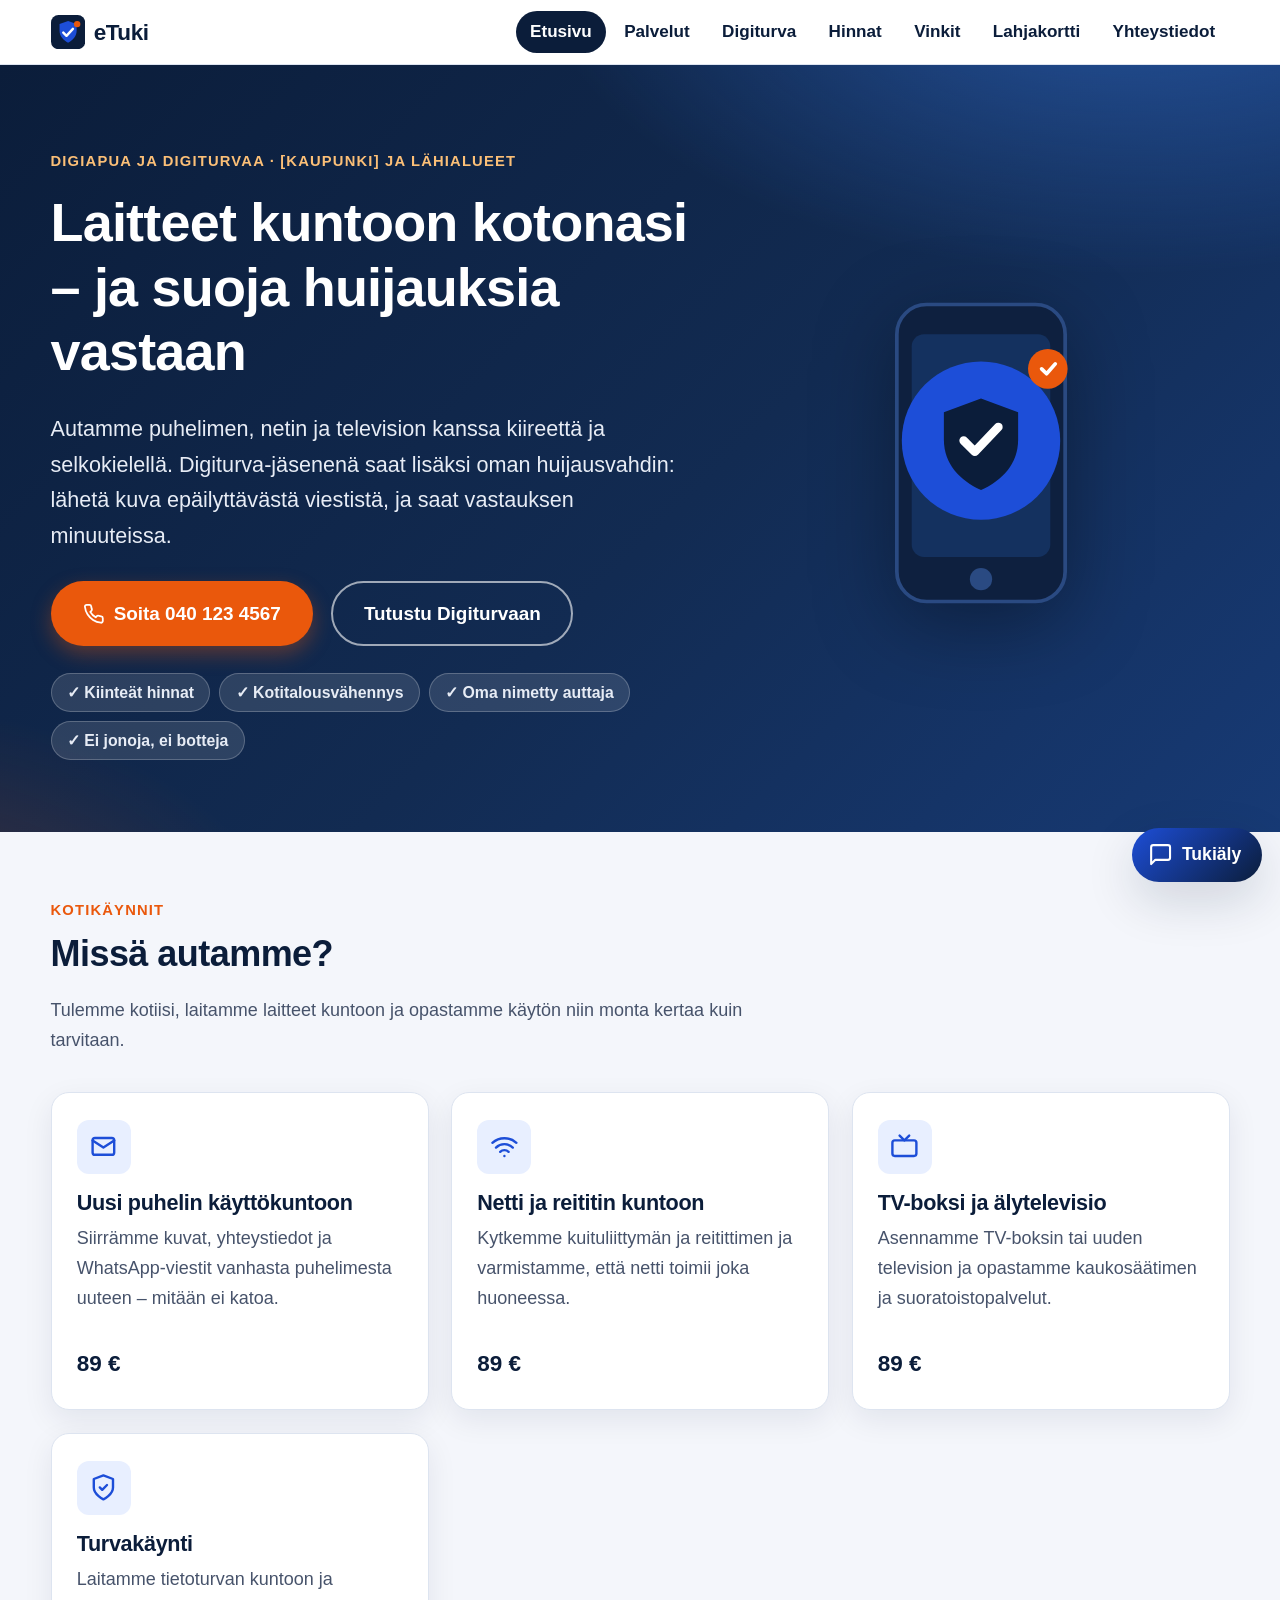
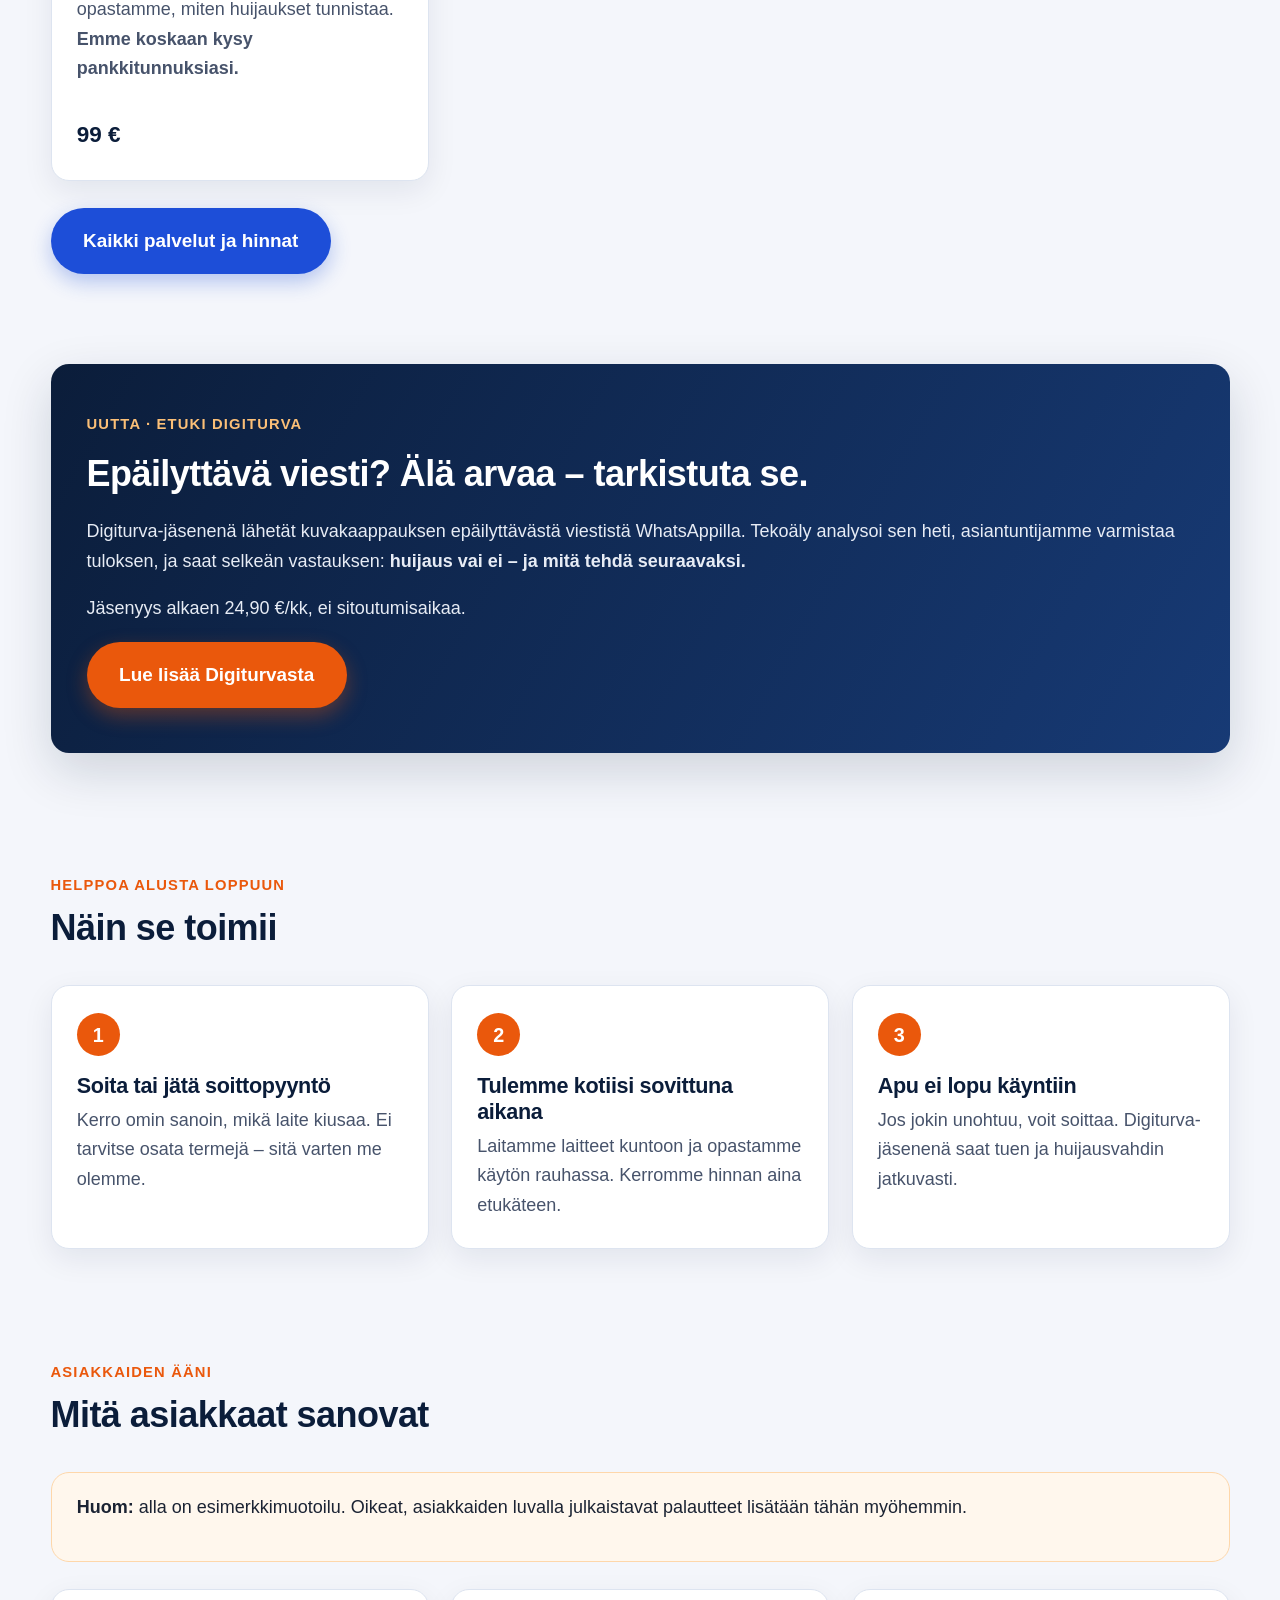
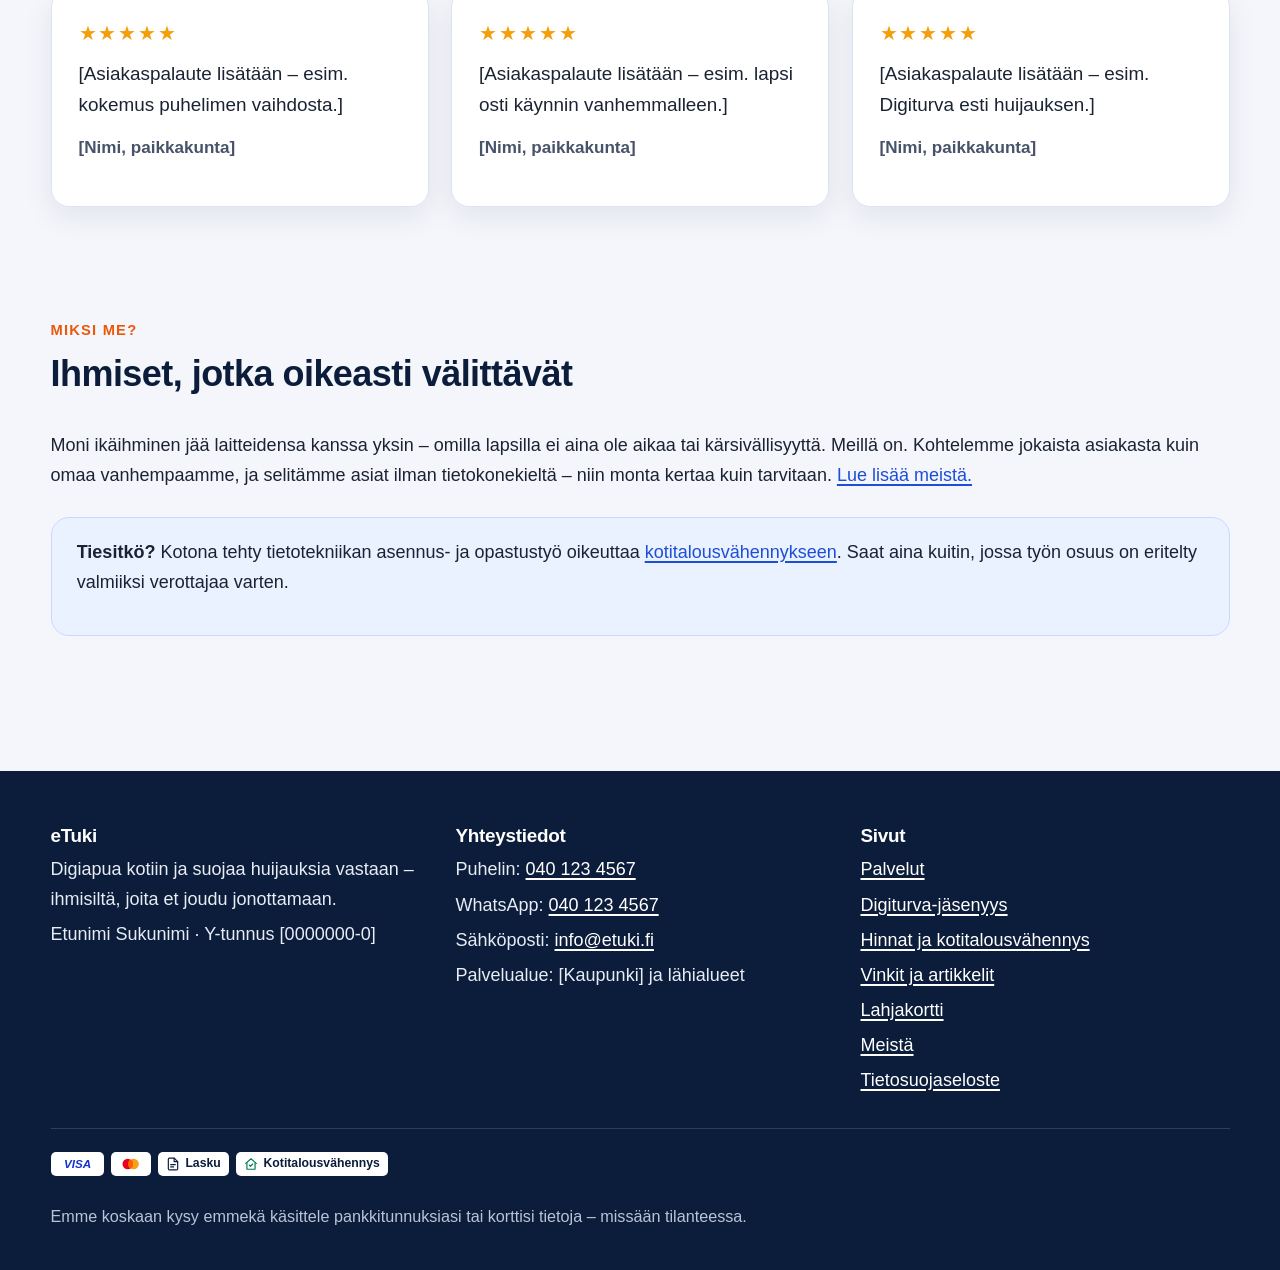
<file: index.html>
<!DOCTYPE html><html lang="fi"><head><meta charset="utf-8"><meta name="viewport" content="width=device-width, initial-scale=1"><title>eTuki – digiapua kotiin ja suoja huijauksia vastaan</title><meta name="description" content="Digiapua kotiisi: puhelin, netti ja TV kuntoon kiinteällä hinnalla. Digiturva-jäsenyys suojaa huijauksilta – tarkistuta epäilyttävät viestit."><link rel="canonical" href="https://hamzamao.github.io/et-kotisivu/"><link rel="icon" href="favicon.svg" type="image/svg+xml"><meta property="og:type" content="website"><meta property="og:locale" content="fi_FI"><meta property="og:site_name" content="eTuki"><meta property="og:title" content="eTuki – digiapua kotiin ja suoja huijauksia vastaan"><meta property="og:description" content="Digiapua kotiisi: puhelin, netti ja TV kuntoon kiinteällä hinnalla. Digiturva-jäsenyys suojaa huijauksilta – tarkistuta epäilyttävät viestit."><meta property="og:image" content="https://hamzamao.github.io/et-kotisivu/og-kuva.jpg"><meta property="og:url" content="https://hamzamao.github.io/et-kotisivu/"><meta name="twitter:card" content="summary_large_image"><meta name="twitter:title" content="eTuki – digiapua kotiin ja suoja huijauksia vastaan"><meta name="twitter:description" content="Digiapua kotiisi: puhelin, netti ja TV kuntoon kiinteällä hinnalla. Digiturva-jäsenyys suojaa huijauksilta – tarkistuta epäilyttävät viestit."><meta name="twitter:image" content="https://hamzamao.github.io/et-kotisivu/og-kuva.jpg"><link rel="stylesheet" href="css/style.css"><script>document.documentElement.className+=" js";</script><script type="application/ld+json">{"@context":"https://schema.org","@type":"LocalBusiness","name":"eTuki","description":"Digiapua kotiin senioreille sekä Digiturva-jäsenyys: huijaustarkistus, etätuki ja turvallinen asiointi.","telephone":"+358401234567","email":"info@etuki.fi","areaServed":"[Kaupunki] ja lähialueet","priceRange":"€€","url":"https://hamzamao.github.io/et-kotisivu/"}</script></head><body><a class="ohita" href="#sisalto">Siirry sisältöön</a><header class="ylatunniste"><div class="sisalto"><a class="logo" href="index.html"><svg viewBox="0 0 64 64" aria-hidden="true"><rect width="64" height="64" rx="14" fill="#0b1d3a"/><path d="M32 11l16 6v12c0 11-7 18-16 23-9-5-16-12-16-23V17l16-6z" fill="#1d4ed8"/><path d="M23 33l6 6 12-13" fill="none" stroke="#fff" stroke-width="4.5" stroke-linecap="round" stroke-linejoin="round"/><circle cx="49" cy="17" r="6" fill="#ea580c"/></svg><span class="merkkiteksti">eTuki</span></a><button class="nav-toggle" aria-controls="paavalikko" aria-expanded="false" aria-label="Avaa valikko"><svg viewBox="0 0 24 24" fill="none" stroke="currentColor" stroke-width="2" stroke-linecap="round" stroke-linejoin="round" aria-hidden="true"><line x1="3" y1="6" x2="21" y2="6"/><line x1="3" y1="12" x2="21" y2="12"/><line x1="3" y1="18" x2="21" y2="18"/></svg></button><nav class="navigaatio" aria-label="Päävalikko"><ul id="paavalikko"><li><a href="index.html" aria-current="page">Etusivu</a></li><li><a href="palvelut.html">Palvelut</a></li><li><a href="digiturva.html">Digiturva</a></li><li><a href="hinnat.html">Hinnat</a></li><li><a href="vinkit.html">Vinkit</a></li><li><a href="lahjakortti.html">Lahjakortti</a></li><li><a href="yhteys.html">Yhteystiedot</a></li></ul></nav></div></header><main id="sisalto"><section class="hero"><div class="sisalto"><div><span class="kulmake">Digiapua ja digiturvaa · [Kaupunki] ja lähialueet</span><h1>Laitteet kuntoon kotonasi – ja suoja huijauksia vastaan</h1><p class="alaotsikko">Autamme puhelimen, netin ja television kanssa kiireettä ja selkokielellä. Digiturva-jäsenenä saat lisäksi oman huijausvahdin: lähetä kuva epäilyttävästä viestistä, ja saat vastauksen minuuteissa.</p><div class="hero-cta"><a class="nappi" href="tel:+358401234567"><svg viewBox="0 0 24 24" fill="none" stroke="currentColor" stroke-width="2" stroke-linecap="round" stroke-linejoin="round" aria-hidden="true"><path d="M22 16.92v3a2 2 0 0 1-2.18 2 19.8 19.8 0 0 1-8.63-3.07 19.5 19.5 0 0 1-6-6 19.8 19.8 0 0 1-3.07-8.67A2 2 0 0 1 4.11 2h3a2 2 0 0 1 2 1.72c.13.96.36 1.9.7 2.81a2 2 0 0 1-.45 2.11L8.09 9.91a16 16 0 0 0 6 6l1.27-1.27a2 2 0 0 1 2.11-.45c.91.34 1.85.57 2.81.7A2 2 0 0 1 22 16.92z"/></svg> Soita 040 123 4567</a><a class="nappi laidalla" href="digiturva.html">Tutustu Digiturvaan</a></div><ul class="merkit"><li>✓ Kiinteät hinnat</li><li>✓ Kotitalousvähennys</li><li>✓ Oma nimetty auttaja</li><li>✓ Ei jonoja, ei botteja</li></ul></div><div class="hero-kuva"><svg viewBox="0 0 320 320" role="img" aria-label="Puhelin ja suojakilpi"><rect x="92" y="40" width="136" height="240" rx="24" fill="#0e203f" stroke="#2a4a82" stroke-width="3"/><rect x="104" y="64" width="112" height="180" rx="10" fill="#14315f"/><circle cx="160" cy="262" r="9" fill="#2a4a82"/><g><circle cx="160" cy="150" r="64" fill="#1d4ed8"/><path d="M160 116l30 11v22c0 20-13 33-30 41-17-8-30-21-30-41v-22l30-11z" fill="#0b1d3a"/><path d="M146 150l9 9 19-20" fill="none" stroke="#fff" stroke-width="7" stroke-linecap="round" stroke-linejoin="round"/></g><circle cx="214" cy="92" r="16" fill="#ea580c"/><path d="M209 92l4 4 7-8" fill="none" stroke="#fff" stroke-width="3" stroke-linecap="round" stroke-linejoin="round"/></svg></div></div></section><section class="osio"><div class="sisalto reveal"><div class="osio-otsikko"><span class="ylarivi">Kotikäynnit</span><h2>Missä autamme?</h2><p class="haalea">Tulemme kotiisi, laitamme laitteet kuntoon ja opastamme käytön niin monta kertaa kuin tarvitaan.</p></div><ul class="korttilista"><li class="kortti"><div class="ikoni"><svg viewBox="0 0 24 24" fill="none" stroke="currentColor" stroke-width="2" stroke-linecap="round" stroke-linejoin="round" aria-hidden="true"><rect x="3" y="5" width="18" height="14" rx="2"/><polyline points="3 7 12 13 21 7"/></svg></div><h3>Uusi puhelin käyttökuntoon</h3><p class="haalea">Siirrämme kuvat, yhteystiedot ja WhatsApp-viestit vanhasta puhelimesta uuteen – mitään ei katoa.</p><span class="hinta">89 €</span></li><li class="kortti"><div class="ikoni"><svg viewBox="0 0 24 24" fill="none" stroke="currentColor" stroke-width="2" stroke-linecap="round" stroke-linejoin="round" aria-hidden="true"><path d="M5 13a10 10 0 0 1 14 0"/><path d="M8.5 16.5a5 5 0 0 1 7 0"/><line x1="12" y1="20" x2="12.01" y2="20"/><path d="M2 9a15 15 0 0 1 20 0"/></svg></div><h3>Netti ja reititin kuntoon</h3><p class="haalea">Kytkemme kuituliittymän ja reitittimen ja varmistamme, että netti toimii joka huoneessa.</p><span class="hinta">89 €</span></li><li class="kortti"><div class="ikoni"><svg viewBox="0 0 24 24" fill="none" stroke="currentColor" stroke-width="2" stroke-linecap="round" stroke-linejoin="round" aria-hidden="true"><rect x="2" y="7" width="20" height="13" rx="2"/><polyline points="8 3 12 7 16 3"/></svg></div><h3>TV-boksi ja älytelevisio</h3><p class="haalea">Asennamme TV-boksin tai uuden television ja opastamme kaukosäätimen ja suoratoistopalvelut.</p><span class="hinta">89 €</span></li><li class="kortti"><div class="ikoni"><svg viewBox="0 0 24 24" fill="none" stroke="currentColor" stroke-width="2" stroke-linecap="round" stroke-linejoin="round" aria-hidden="true"><path d="M12 22s8-4 8-10V5l-8-3-8 3v7c0 6 8 10 8 10z"/><polyline points="9 12 11 14 15 10"/></svg></div><h3>Turvakäynti</h3><p class="haalea">Laitamme tietoturvan kuntoon ja opastamme, miten huijaukset tunnistaa. <strong>Emme koskaan kysy pankkitunnuksiasi.</strong></p><span class="hinta">99 €</span></li></ul><p><a class="nappi toissijainen" href="palvelut.html">Kaikki palvelut ja hinnat</a></p></div></section><section><div class="sisalto"><div class="kaista reveal"><span class="kulmake">Uutta · eTuki Digiturva</span><h2>Epäilyttävä viesti? Älä arvaa – tarkistuta se.</h2><p>Digiturva-jäsenenä lähetät kuvakaappauksen epäilyttävästä viestistä WhatsAppilla. Tekoäly analysoi sen heti, asiantuntijamme varmistaa tuloksen, ja saat selkeän vastauksen: <strong>huijaus vai ei – ja mitä tehdä seuraavaksi.</strong></p><p>Jäsenyys alkaen 24,90 €/kk, ei sitoutumisaikaa.</p><a class="nappi" href="digiturva.html">Lue lisää Digiturvasta</a></div></div></section><section class="osio"><div class="sisalto reveal"><div class="osio-otsikko"><span class="ylarivi">Helppoa alusta loppuun</span><h2>Näin se toimii</h2></div><ol class="vaiheet"><li><h3>Soita tai jätä soittopyyntö</h3><p>Kerro omin sanoin, mikä laite kiusaa. Ei tarvitse osata termejä – sitä varten me olemme.</p></li><li><h3>Tulemme kotiisi sovittuna aikana</h3><p>Laitamme laitteet kuntoon ja opastamme käytön rauhassa. Kerromme hinnan aina etukäteen.</p></li><li><h3>Apu ei lopu käyntiin</h3><p>Jos jokin unohtuu, voit soittaa. Digiturva-jäsenenä saat tuen ja huijausvahdin jatkuvasti.</p></li></ol></div></section><section class="osio"><div class="sisalto reveal"><div class="osio-otsikko"><span class="ylarivi">Asiakkaiden ääni</span><h2>Mitä asiakkaat sanovat</h2></div><div class="huomio varoitus"><p><strong>Huom:</strong> alla on esimerkkimuotoilu. Oikeat, asiakkaiden luvalla julkaistavat palautteet lisätään tähän myöhemmin.</p></div><div class="palautteet"><div class="palaute"><div class="tahdet" aria-label="5 / 5 tähteä">★★★★★</div><blockquote>[Asiakaspalaute lisätään – esim. kokemus puhelimen vaihdosta.]</blockquote><p class="nimi">[Nimi, paikkakunta]</p></div><div class="palaute"><div class="tahdet" aria-label="5 / 5 tähteä">★★★★★</div><blockquote>[Asiakaspalaute lisätään – esim. lapsi osti käynnin vanhemmalleen.]</blockquote><p class="nimi">[Nimi, paikkakunta]</p></div><div class="palaute"><div class="tahdet" aria-label="5 / 5 tähteä">★★★★★</div><blockquote>[Asiakaspalaute lisätään – esim. Digiturva esti huijauksen.]</blockquote><p class="nimi">[Nimi, paikkakunta]</p></div></div></div></section><section class="osio"><div class="sisalto reveal"><div class="osio-otsikko"><span class="ylarivi">Miksi me?</span><h2>Ihmiset, jotka oikeasti välittävät</h2></div><p>Moni ikäihminen jää laitteidensa kanssa yksin – omilla lapsilla ei aina ole aikaa tai kärsivällisyyttä. Meillä on. Kohtelemme jokaista asiakasta kuin omaa vanhempaamme, ja selitämme asiat ilman tietokonekieltä – niin monta kertaa kuin tarvitaan. <a href="meista.html">Lue lisää meistä.</a></p><div class="huomio"><p><strong>Tiesitkö?</strong> Kotona tehty tietotekniikan asennus- ja opastustyö oikeuttaa <a href="hinnat.html">kotitalousvähennykseen</a>. Saat aina kuitin, jossa työn osuus on eritelty valmiiksi verottajaa varten.</p></div></div></section></main><footer class="alatunniste"><div class="sisalto"><div class="sarakkeet"><div><h3>eTuki</h3><p>Digiapua kotiin ja suojaa huijauksia vastaan – ihmisiltä, joita et joudu jonottamaan.</p><p>Etunimi Sukunimi · Y-tunnus [0000000-0]</p></div><div><h3>Yhteystiedot</h3><p>Puhelin: <a href="tel:+358401234567">040 123 4567</a></p><p>WhatsApp: <a href="https://wa.me/358401234567?text=Hei%2C%20haluaisin%20tarkistuttaa%20ep%C3%A4ilytt%C3%A4v%C3%A4n%20viestin.">040 123 4567</a></p><p>Sähköposti: <a href="mailto:info@etuki.fi">info@etuki.fi</a></p><p>Palvelualue: [Kaupunki] ja lähialueet</p></div><div><h3>Sivut</h3><ul><li><a href="palvelut.html">Palvelut</a></li><li><a href="digiturva.html">Digiturva-jäsenyys</a></li><li><a href="hinnat.html">Hinnat ja kotitalousvähennys</a></li><li><a href="vinkit.html">Vinkit ja artikkelit</a></li><li><a href="lahjakortti.html">Lahjakortti</a></li><li><a href="meista.html">Meistä</a></li><li><a href="tietosuoja.html">Tietosuojaseloste</a></li></ul></div></div><div class="maksumerkit"><span class="merkki" role="img" aria-label="Visa"><svg viewBox="0 0 48 18" aria-hidden="true"><text x="24" y="14" text-anchor="middle" font-family="Arial, Helvetica, sans-serif" font-weight="700" font-style="italic" font-size="15" fill="#1434cb">VISA</text></svg></span><span class="merkki" role="img" aria-label="Mastercard"><svg viewBox="0 0 40 24" aria-hidden="true"><circle cx="15" cy="12" r="9" fill="#eb001b"/><circle cx="25" cy="12" r="9" fill="#f79e1b"/><ellipse cx="20" cy="12" rx="4" ry="7.4" fill="#ff5f00"/></svg></span><span class="merkki merkki-teksti"><svg viewBox="0 0 24 24" fill="none" stroke="currentColor" stroke-width="2" stroke-linecap="round" stroke-linejoin="round" aria-hidden="true"><path d="M14 2H6a2 2 0 0 0-2 2v16a2 2 0 0 0 2 2h12a2 2 0 0 0 2-2V8z"/><polyline points="14 2 14 8 20 8"/><line x1="8" y1="13" x2="16" y2="13"/><line x1="8" y1="17" x2="13" y2="17"/></svg><span>Lasku</span></span><span class="merkki merkki-teksti kotitalous"><svg viewBox="0 0 24 24" fill="none" stroke="currentColor" stroke-width="2" stroke-linecap="round" stroke-linejoin="round" aria-hidden="true"><path d="M3 11l9-8 9 8"/><path d="M5 10v10a1 1 0 0 0 1 1h12a1 1 0 0 0 1-1V10"/><polyline points="9 14 11 16 15 12"/></svg><span>Kotitalousvähennys</span></span></div><p class="pohja">Emme koskaan kysy emmekä käsittele pankkitunnuksiasi tai korttisi tietoja – missään tilanteessa.</p></div></footer><div class="soita-palkki"><a href="tel:+358401234567" class="nappi"><svg viewBox="0 0 24 24" fill="none" stroke="currentColor" stroke-width="2" stroke-linecap="round" stroke-linejoin="round" aria-hidden="true"><path d="M22 16.92v3a2 2 0 0 1-2.18 2 19.8 19.8 0 0 1-8.63-3.07 19.5 19.5 0 0 1-6-6 19.8 19.8 0 0 1-3.07-8.67A2 2 0 0 1 4.11 2h3a2 2 0 0 1 2 1.72c.13.96.36 1.9.7 2.81a2 2 0 0 1-.45 2.11L8.09 9.91a16 16 0 0 0 6 6l1.27-1.27a2 2 0 0 1 2.11-.45c.91.34 1.85.57 2.81.7A2 2 0 0 1 22 16.92z"/></svg> Soita 040 123 4567</a></div><div class="tukialy" data-tukialy data-puh="+358401234567" data-naytto="040 123 4567" data-wa="https://wa.me/358401234567?text=Hei%2C%20haluaisin%20tarkistuttaa%20ep%C3%A4ilytt%C3%A4v%C3%A4n%20viestin."><button class="tukialy-nappi" type="button" aria-haspopup="dialog" aria-expanded="false" aria-controls="tukialy-paneeli" aria-label="Avaa Tukiäly-apuri"><span class="tukialy-nappi-ikoni"><svg viewBox="0 0 24 24" fill="none" stroke="currentColor" stroke-width="2" stroke-linecap="round" stroke-linejoin="round" aria-hidden="true"><path d="M21 15a2 2 0 0 1-2 2H7l-4 4V5a2 2 0 0 1 2-2h14a2 2 0 0 1 2 2z"/></svg></span><span class="tukialy-nappi-teksti">Tukiäly</span></button><div class="tukialy-paneeli" id="tukialy-paneeli" role="dialog" aria-label="Tukiäly"><div class="tukialy-ylaosa"><span class="tukialy-avatar"><svg viewBox="0 0 24 24" fill="none" stroke="currentColor" stroke-width="2" stroke-linecap="round" stroke-linejoin="round" aria-hidden="true"><path d="M12 2 4 5v6c0 5 3.5 8.5 8 11 4.5-2.5 8-6 8-11V5l-8-3z"/><polyline points="9 12 11 14 15 10"/></svg><span class="tukialy-online" aria-hidden="true"></span></span><span class="tukialy-otsikot"><strong>Tukiäly</strong><span class="tukialy-alaotsikko">eTukin automaattinen apuri</span></span><button class="tukialy-sulje" type="button" aria-label="Sulje"><svg viewBox="0 0 24 24" fill="none" stroke="currentColor" stroke-width="2" stroke-linecap="round" stroke-linejoin="round" aria-hidden="true"><line x1="18" y1="6" x2="6" y2="18"/><line x1="6" y1="6" x2="18" y2="18"/></svg></button></div><div class="tukialy-viestit" aria-live="polite"></div><div class="tukialy-pikavalinnat"></div><form class="tukialy-syote" autocomplete="off"><label class="nakymaton" for="tukialy-kentta">Kirjoita kysymys</label><input id="tukialy-kentta" type="text" placeholder="Kirjoita kysymys…"><button type="submit" class="tukialy-laheta" aria-label="Lähetä"><svg viewBox="0 0 24 24" fill="none" stroke="currentColor" stroke-width="2" stroke-linecap="round" stroke-linejoin="round" aria-hidden="true"><line x1="22" y1="2" x2="11" y2="13"/><polygon points="22 2 15 22 11 13 2 9 22 2"/></svg></button></form></div></div><script src="js/main.js" defer></script></body></html>
</file>
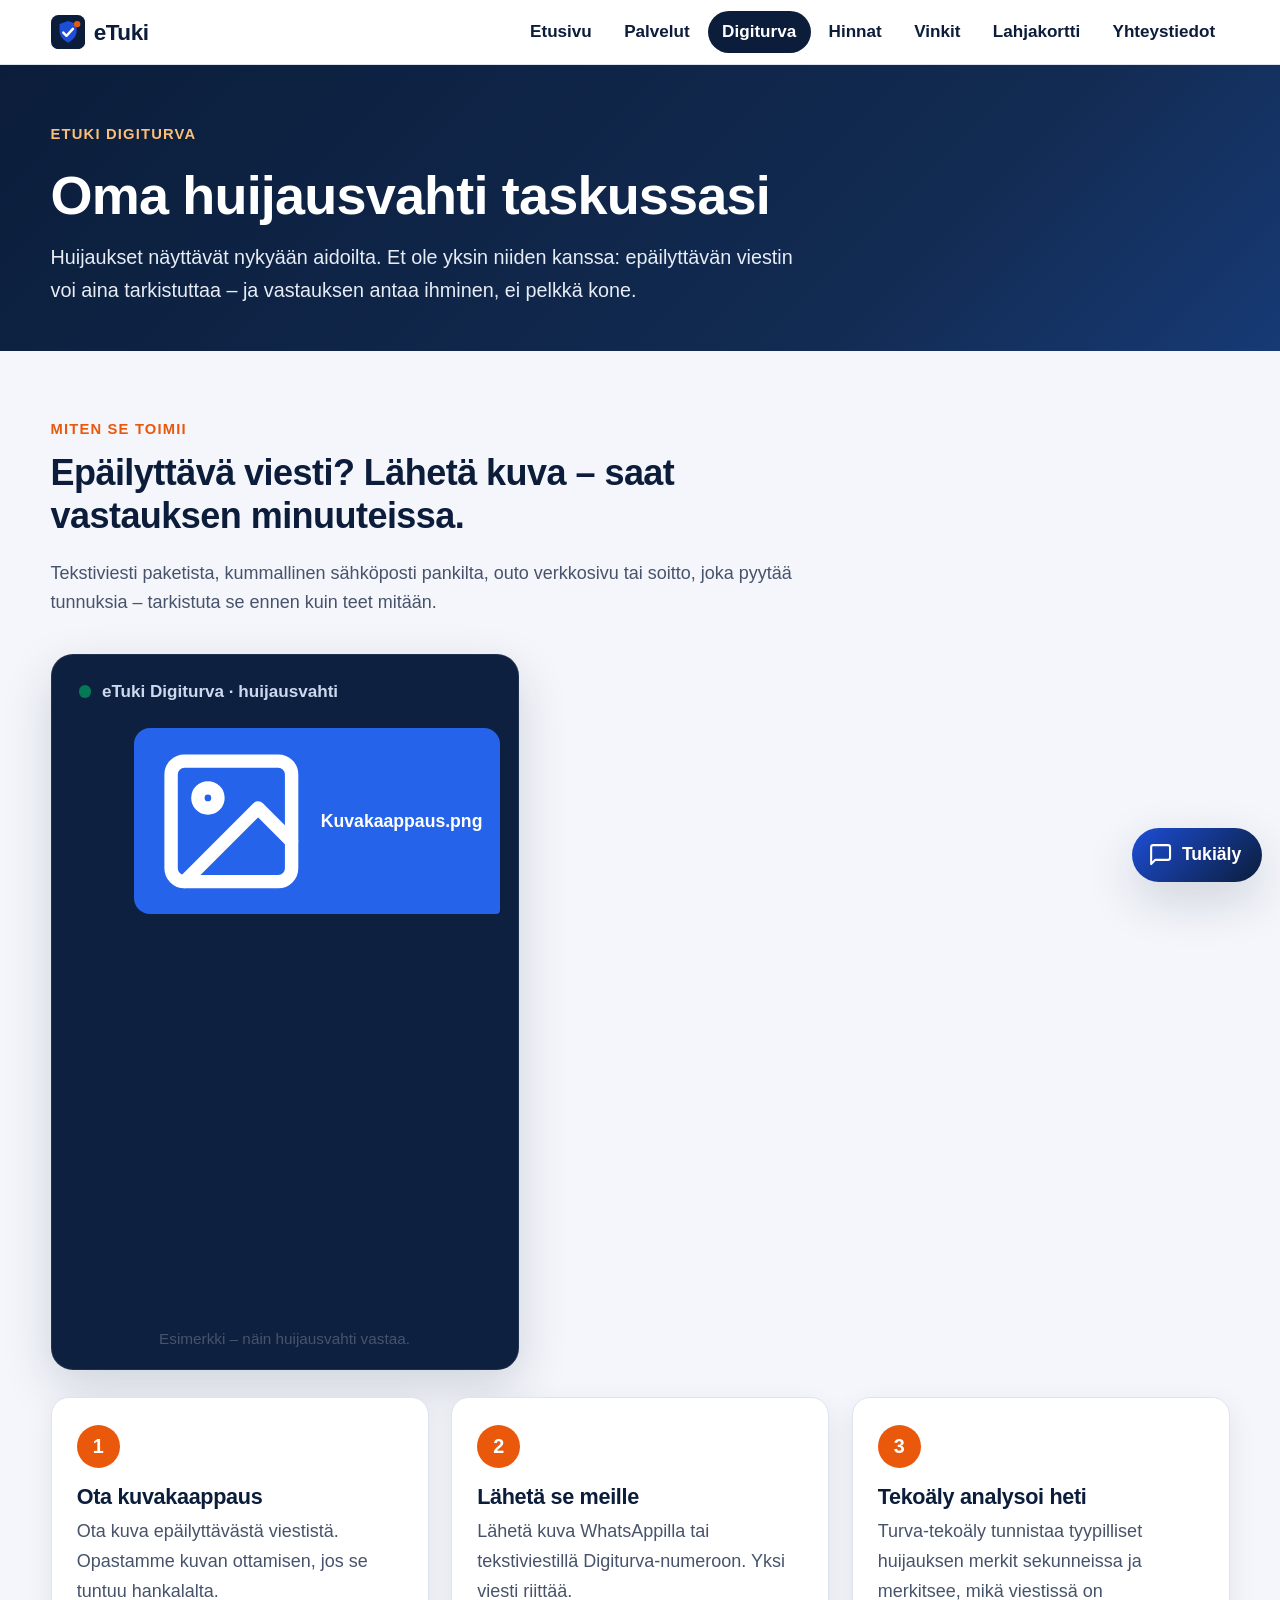
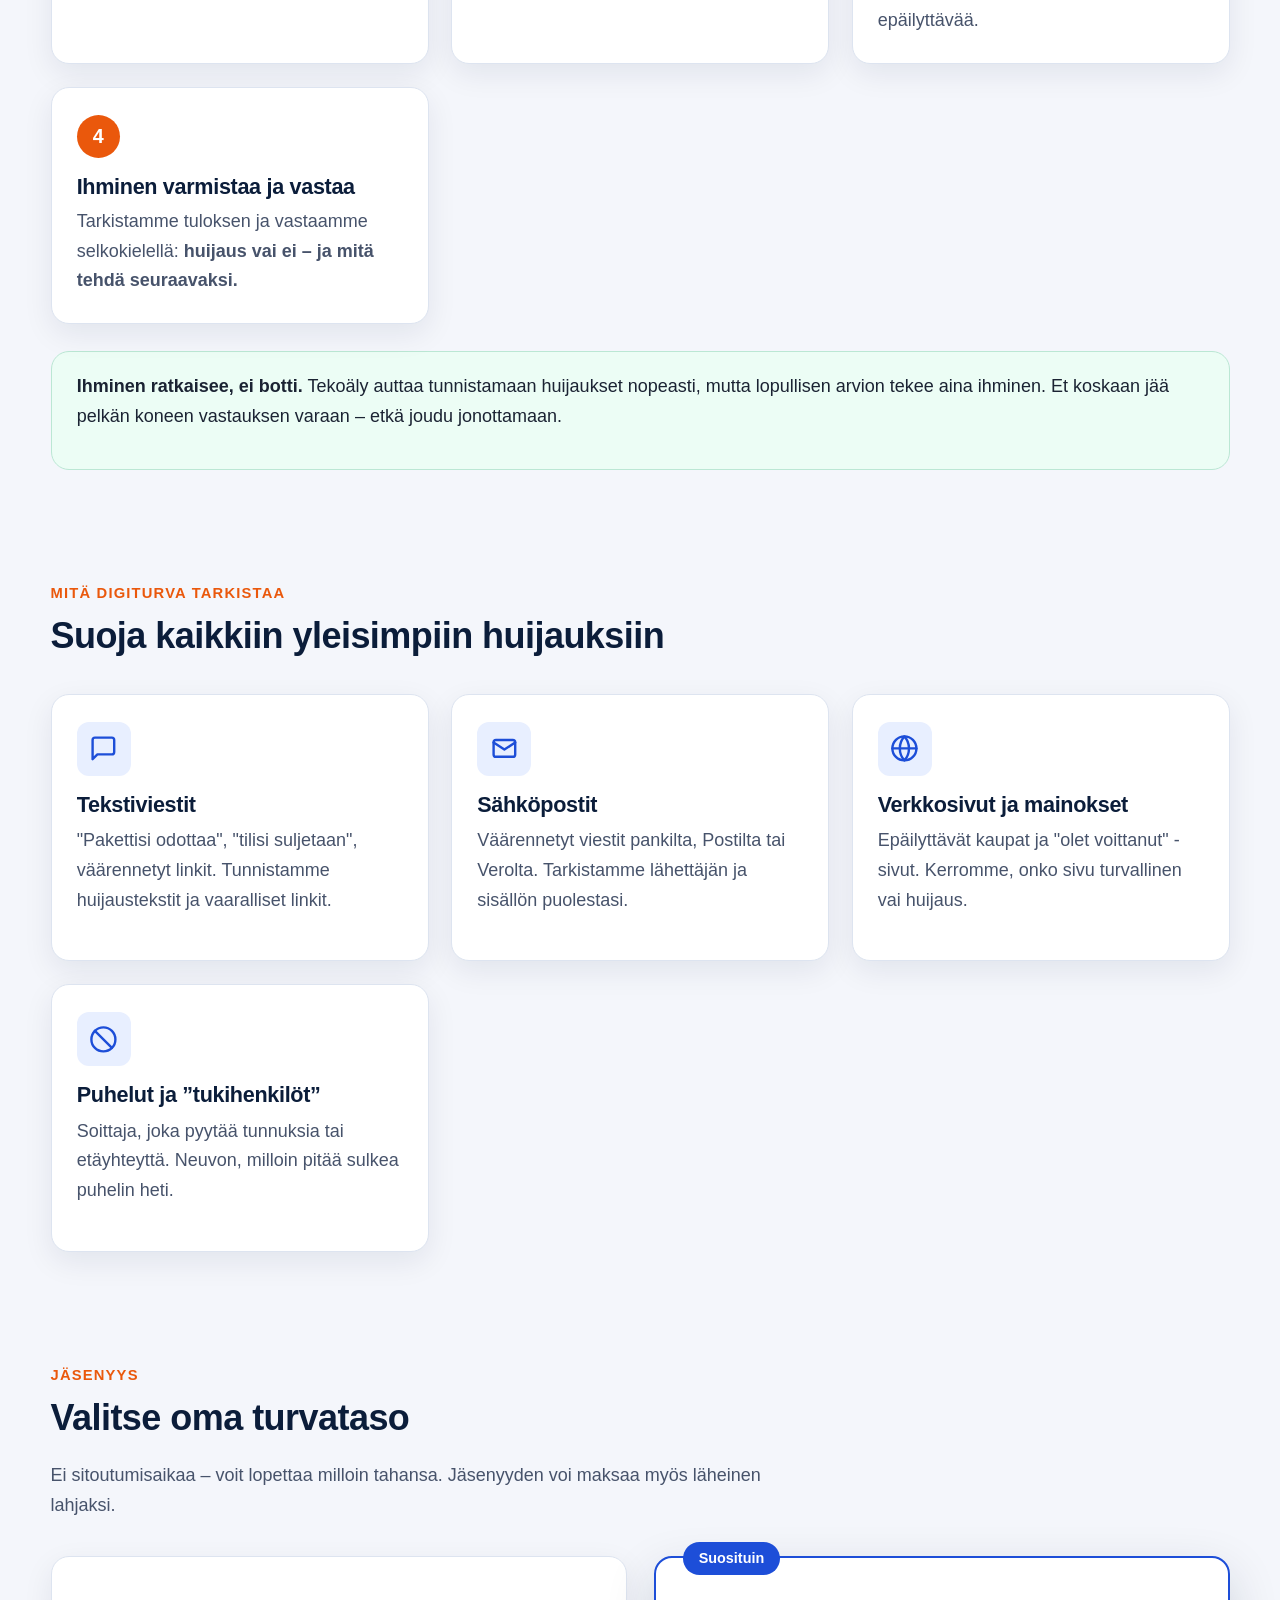
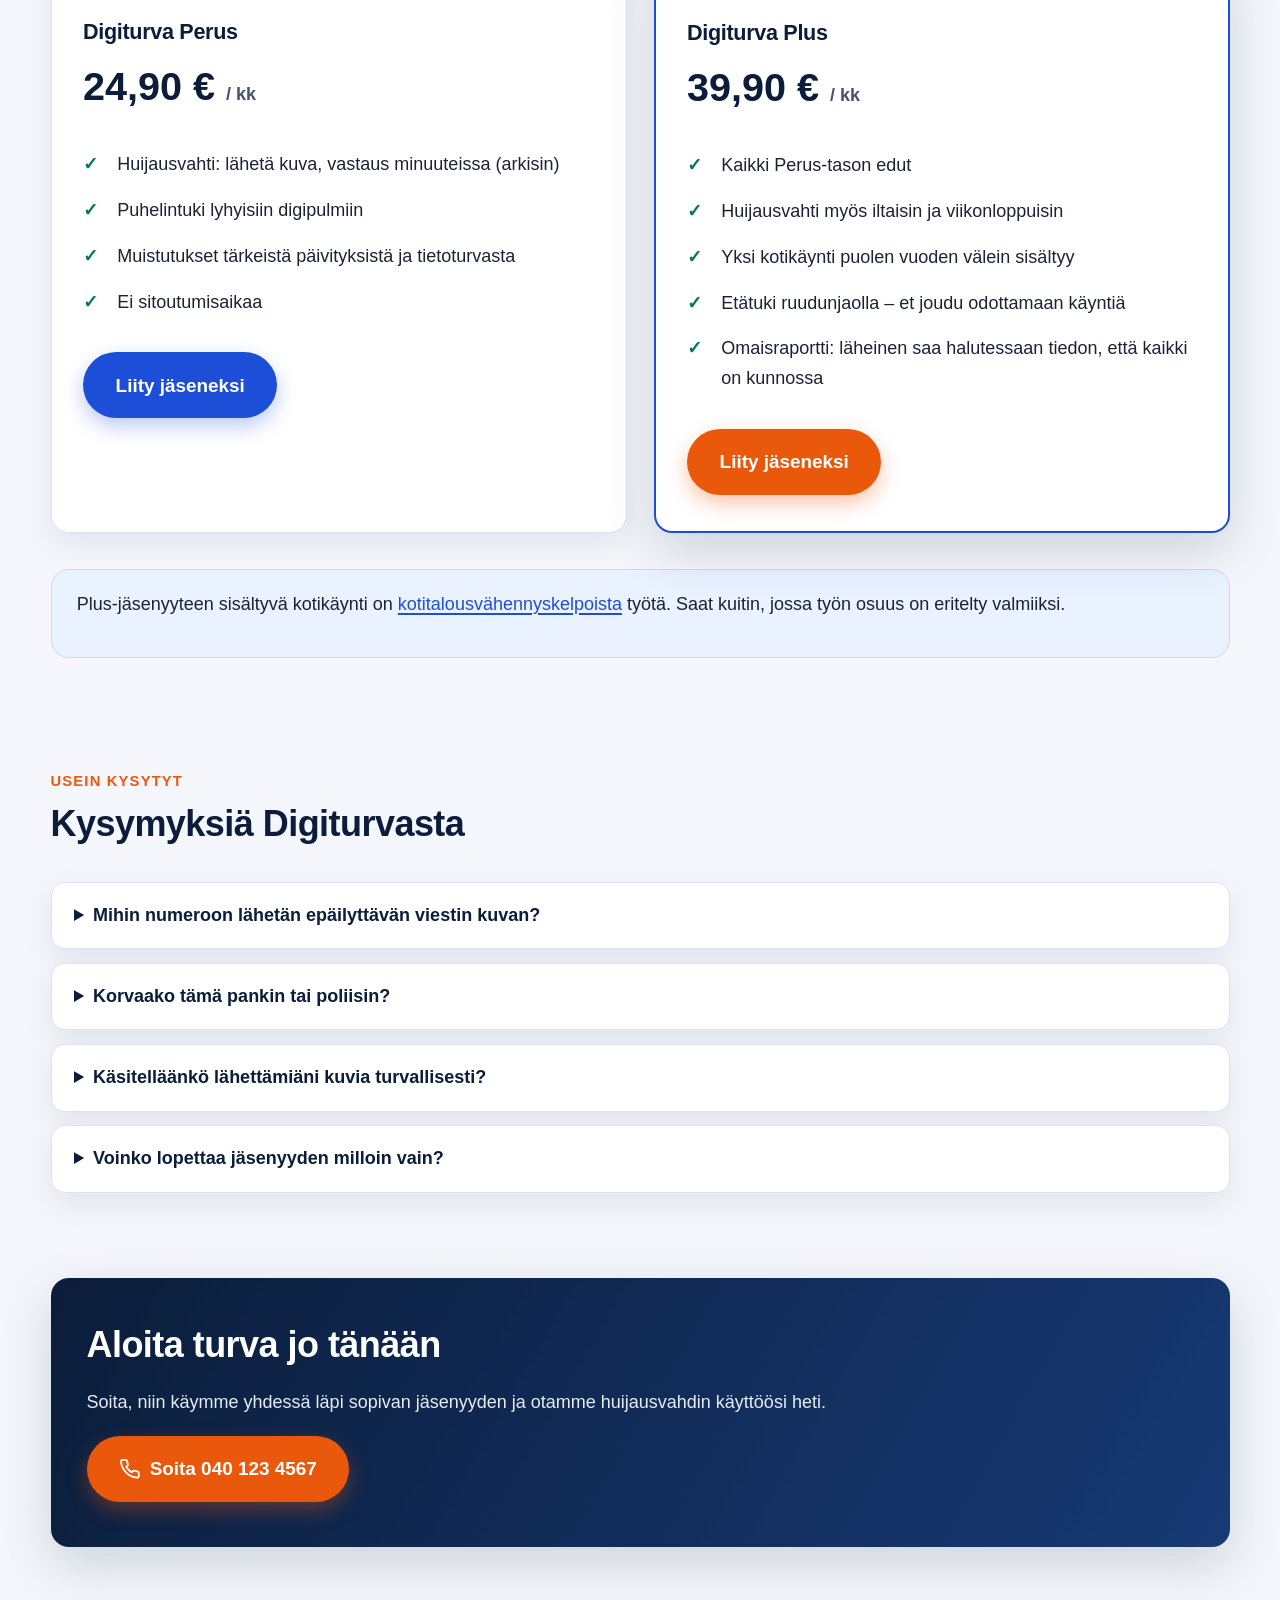
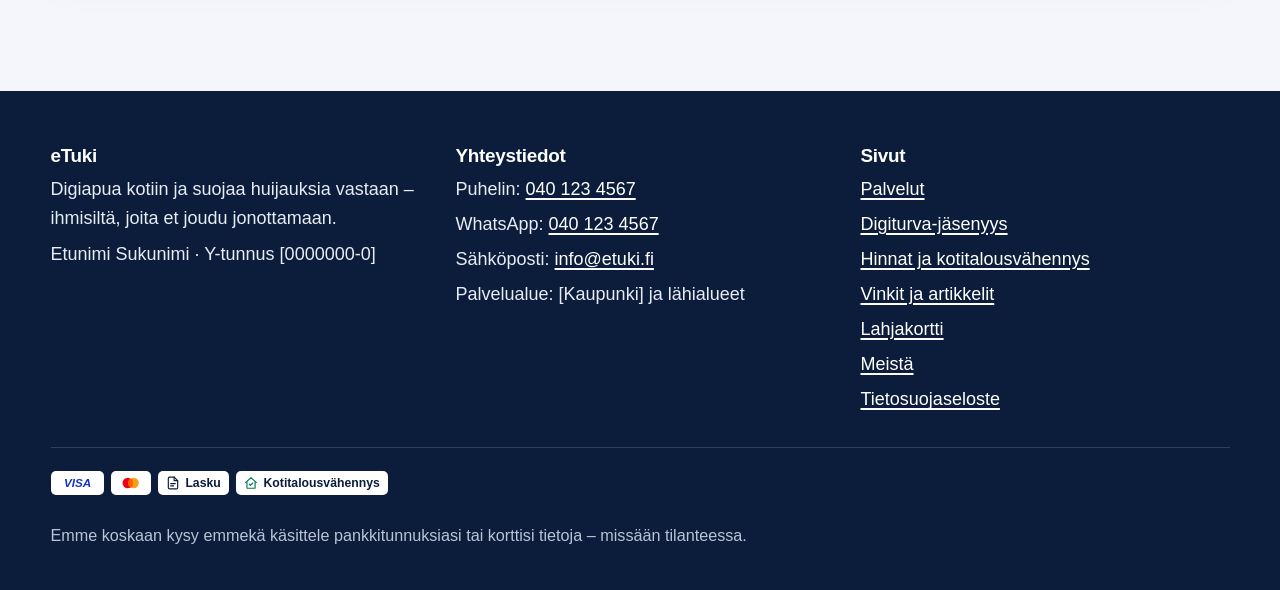
<file: digiturva.html>
<!DOCTYPE html><html lang="fi"><head><meta charset="utf-8"><meta name="viewport" content="width=device-width, initial-scale=1"><title>Digiturva – huijausvahti ja jäsenyys senioreille | eTuki</title><meta name="description" content="Digiturva on jatkuva suoja huijauksia vastaan: lähetä kuva epäilyttävästä viestistä, tekoäly analysoi ja ihminen varmistaa. Jäsenyys alk. 24,90 €/kk."><link rel="canonical" href="https://hamzamao.github.io/et-kotisivu/digiturva.html"><link rel="icon" href="favicon.svg" type="image/svg+xml"><meta property="og:type" content="website"><meta property="og:locale" content="fi_FI"><meta property="og:site_name" content="eTuki"><meta property="og:title" content="Digiturva – huijausvahti ja jäsenyys senioreille | eTuki"><meta property="og:description" content="Digiturva on jatkuva suoja huijauksia vastaan: lähetä kuva epäilyttävästä viestistä, tekoäly analysoi ja ihminen varmistaa. Jäsenyys alk. 24,90 €/kk."><meta property="og:image" content="https://hamzamao.github.io/et-kotisivu/og-kuva.jpg"><meta property="og:url" content="https://hamzamao.github.io/et-kotisivu/digiturva.html"><meta name="twitter:card" content="summary_large_image"><meta name="twitter:title" content="Digiturva – huijausvahti ja jäsenyys senioreille | eTuki"><meta name="twitter:description" content="Digiturva on jatkuva suoja huijauksia vastaan: lähetä kuva epäilyttävästä viestistä, tekoäly analysoi ja ihminen varmistaa. Jäsenyys alk. 24,90 €/kk."><meta name="twitter:image" content="https://hamzamao.github.io/et-kotisivu/og-kuva.jpg"><link rel="stylesheet" href="css/style.css"><script>document.documentElement.className+=" js";</script><script type="application/ld+json">{"@context":"https://schema.org","@type":"Service","serviceType":"Huijaustarkistus ja digiturvan jäsenyys","provider":{"@type":"LocalBusiness","name":"eTuki"},"areaServed":"Suomi","offers":[{"@type":"Offer","name":"Digiturva Perus","price":"24.90","priceCurrency":"EUR"},{"@type":"Offer","name":"Digiturva Plus","price":"39.90","priceCurrency":"EUR"}]}</script></head><body><a class="ohita" href="#sisalto">Siirry sisältöön</a><header class="ylatunniste"><div class="sisalto"><a class="logo" href="index.html"><svg viewBox="0 0 64 64" aria-hidden="true"><rect width="64" height="64" rx="14" fill="#0b1d3a"/><path d="M32 11l16 6v12c0 11-7 18-16 23-9-5-16-12-16-23V17l16-6z" fill="#1d4ed8"/><path d="M23 33l6 6 12-13" fill="none" stroke="#fff" stroke-width="4.5" stroke-linecap="round" stroke-linejoin="round"/><circle cx="49" cy="17" r="6" fill="#ea580c"/></svg><span class="merkkiteksti">eTuki</span></a><button class="nav-toggle" aria-controls="paavalikko" aria-expanded="false" aria-label="Avaa valikko"><svg viewBox="0 0 24 24" fill="none" stroke="currentColor" stroke-width="2" stroke-linecap="round" stroke-linejoin="round" aria-hidden="true"><line x1="3" y1="6" x2="21" y2="6"/><line x1="3" y1="12" x2="21" y2="12"/><line x1="3" y1="18" x2="21" y2="18"/></svg></button><nav class="navigaatio" aria-label="Päävalikko"><ul id="paavalikko"><li><a href="index.html">Etusivu</a></li><li><a href="palvelut.html">Palvelut</a></li><li><a href="digiturva.html" aria-current="page">Digiturva</a></li><li><a href="hinnat.html">Hinnat</a></li><li><a href="vinkit.html">Vinkit</a></li><li><a href="lahjakortti.html">Lahjakortti</a></li><li><a href="yhteys.html">Yhteystiedot</a></li></ul></nav></div></header><main id="sisalto"><section class="sivuotsikko"><div class="sisalto"><span class="kulmake">eTuki Digiturva</span><h1>Oma huijausvahti taskussasi</h1><p>Huijaukset näyttävät nykyään aidoilta. Et ole yksin niiden kanssa: epäilyttävän viestin voi aina tarkistuttaa – ja vastauksen antaa ihminen, ei pelkkä kone.</p></div></section><section class="osio"><div class="sisalto reveal"><div class="osio-otsikko"><span class="ylarivi">Miten se toimii</span><h2>Epäilyttävä viesti? Lähetä kuva – saat vastauksen minuuteissa.</h2><p class="haalea">Tekstiviesti paketista, kummallinen sähköposti pankilta, outo verkkosivu tai soitto, joka pyytää tunnuksia – tarkistuta se ennen kuin teet mitään.</p></div><div class="demo" aria-label="Esimerkki huijaustarkistuksesta"><div class="demo-otsake"><span class="pallura"></span> eTuki Digiturva · huijausvahti</div><div class="kupla asiakas"><span class="liite"><svg viewBox="0 0 24 24" fill="none" stroke="currentColor" stroke-width="2" stroke-linecap="round" stroke-linejoin="round" aria-hidden="true"><rect x="3" y="3" width="18" height="18" rx="2"/><circle cx="8.5" cy="8.5" r="1.5"/><polyline points="21 15 16 10 5 21"/></svg> Kuvakaappaus.png</span></div><div class="kupla asiakas">Tuliko tämä oikeasti Postilta? Pitää muka maksaa 2,99 € tullimaksu.</div><div class="kupla turva"><span class="lippu"><svg viewBox="0 0 24 24" fill="none" stroke="currentColor" stroke-width="2" stroke-linecap="round" stroke-linejoin="round" aria-hidden="true"><path d="M10.3 3.9 1.8 18a2 2 0 0 0 1.7 3h17a2 2 0 0 0 1.7-3L13.7 3.9a2 2 0 0 0-3.4 0z"/><line x1="12" y1="9" x2="12" y2="13"/><line x1="12" y1="17" x2="12.01" y2="17"/></svg> Tämä on huijaus</span>Tunnusmerkit: linkki vie osoitteeseen <strong>posti-fi.xyz</strong> (ei posti.fi), viesti kiirehtii maksamaan ja pyytää korttitietoja.</div><div class="kupla turva">Älä klikkaa linkkiä äläkä anna korttitietoja. Poista viesti. Jos ehdit jo klikata, soita meille – autamme heti.</div><p class="demo-vihje">Esimerkki – näin huijausvahti vastaa.</p></div><ol class="vaiheet"><li><h3>Ota kuvakaappaus</h3><p>Ota kuva epäilyttävästä viestistä. Opastamme kuvan ottamisen, jos se tuntuu hankalalta.</p></li><li><h3>Lähetä se meille</h3><p>Lähetä kuva WhatsAppilla tai tekstiviestillä Digiturva-numeroon. Yksi viesti riittää.</p></li><li><h3>Tekoäly analysoi heti</h3><p>Turva-tekoäly tunnistaa tyypilliset huijauksen merkit sekunneissa ja merkitsee, mikä viestissä on epäilyttävää.</p></li><li><h3>Ihminen varmistaa ja vastaa</h3><p>Tarkistamme tuloksen ja vastaamme selkokielellä: <strong>huijaus vai ei – ja mitä tehdä seuraavaksi.</strong></p></li></ol><div class="huomio turva"><p><strong>Ihminen ratkaisee, ei botti.</strong> Tekoäly auttaa tunnistamaan huijaukset nopeasti, mutta lopullisen arvion tekee aina ihminen. Et koskaan jää pelkän koneen vastauksen varaan – etkä joudu jonottamaan.</p></div></div></section><section class="osio"><div class="sisalto reveal"><div class="osio-otsikko"><span class="ylarivi">Mitä Digiturva tarkistaa</span><h2>Suoja kaikkiin yleisimpiin huijauksiin</h2></div><ul class="korttilista"><li class="kortti"><div class="ikoni"><svg viewBox="0 0 24 24" fill="none" stroke="currentColor" stroke-width="2" stroke-linecap="round" stroke-linejoin="round" aria-hidden="true"><path d="M21 15a2 2 0 0 1-2 2H7l-4 4V5a2 2 0 0 1 2-2h14a2 2 0 0 1 2 2z"/></svg></div><h3>Tekstiviestit</h3><p class="haalea">"Pakettisi odottaa", "tilisi suljetaan", väärennetyt linkit. Tunnistamme huijaustekstit ja vaaralliset linkit.</p></li><li class="kortti"><div class="ikoni"><svg viewBox="0 0 24 24" fill="none" stroke="currentColor" stroke-width="2" stroke-linecap="round" stroke-linejoin="round" aria-hidden="true"><rect x="3" y="5" width="18" height="14" rx="2"/><polyline points="3 7 12 13 21 7"/></svg></div><h3>Sähköpostit</h3><p class="haalea">Väärennetyt viestit pankilta, Postilta tai Verolta. Tarkistamme lähettäjän ja sisällön puolestasi.</p></li><li class="kortti"><div class="ikoni"><svg viewBox="0 0 24 24" fill="none" stroke="currentColor" stroke-width="2" stroke-linecap="round" stroke-linejoin="round" aria-hidden="true"><circle cx="12" cy="12" r="10"/><line x1="2" y1="12" x2="22" y2="12"/><path d="M12 2a15 15 0 0 1 0 20 15 15 0 0 1 0-20z"/></svg></div><h3>Verkkosivut ja mainokset</h3><p class="haalea">Epäilyttävät kaupat ja "olet voittanut" -sivut. Kerromme, onko sivu turvallinen vai huijaus.</p></li><li class="kortti"><div class="ikoni"><svg viewBox="0 0 24 24" fill="none" stroke="currentColor" stroke-width="2" stroke-linecap="round" stroke-linejoin="round" aria-hidden="true"><circle cx="12" cy="12" r="10"/><line x1="4.9" y1="4.9" x2="19.1" y2="19.1"/></svg></div><h3>Puhelut ja ”tukihenkilöt”</h3><p class="haalea">Soittaja, joka pyytää tunnuksia tai etäyhteyttä. Neuvon, milloin pitää sulkea puhelin heti.</p></li></ul></div></section><section class="osio" id="hinnat"><div class="sisalto reveal"><div class="osio-otsikko"><span class="ylarivi">Jäsenyys</span><h2>Valitse oma turvataso</h2><p class="haalea">Ei sitoutumisaikaa – voit lopettaa milloin tahansa. Jäsenyyden voi maksaa myös läheinen lahjaksi.</p></div><div class="paketit"><div class="paketti"><h3>Digiturva Perus</h3><p class="kk-hinta">24,90 € <small>/ kk</small></p><ul><li>Huijausvahti: lähetä kuva, vastaus minuuteissa (arkisin)</li><li>Puhelintuki lyhyisiin digipulmiin</li><li>Muistutukset tärkeistä päivityksistä ja tietoturvasta</li><li>Ei sitoutumisaikaa</li></ul><a class="nappi toissijainen" href="yhteys.html">Liity jäseneksi</a></div><div class="paketti suosituin"><span class="leima">Suosituin</span><h3>Digiturva Plus</h3><p class="kk-hinta">39,90 € <small>/ kk</small></p><ul><li>Kaikki Perus-tason edut</li><li>Huijausvahti myös iltaisin ja viikonloppuisin</li><li>Yksi kotikäynti puolen vuoden välein sisältyy</li><li>Etätuki ruudunjaolla – et joudu odottamaan käyntiä</li><li>Omaisraportti: läheinen saa halutessaan tiedon, että kaikki on kunnossa</li></ul><a class="nappi" href="yhteys.html">Liity jäseneksi</a></div></div><div class="huomio"><p>Plus-jäsenyyteen sisältyvä kotikäynti on <a href="hinnat.html">kotitalousvähennyskelpoista</a> työtä. Saat kuitin, jossa työn osuus on eritelty valmiiksi.</p></div></div></section><section class="osio faq"><div class="sisalto reveal"><div class="osio-otsikko"><span class="ylarivi">Usein kysytyt</span><h2>Kysymyksiä Digiturvasta</h2></div><details><summary>Mihin numeroon lähetän epäilyttävän viestin kuvan?</summary><p>Saat jäsenenä oman Digiturva-numeron, johon lähetät kuvan WhatsAppilla tai tekstiviestillä. Opastamme kuvan ottamisen ja lähettämisen ensimmäisellä kerralla.</p></details><details><summary>Korvaako tämä pankin tai poliisin?</summary><p>Ei korvaa. Autamme tunnistamaan huijauksen ja kerromme, mitä tehdä – esimerkiksi soittaa pankin omaan asiakaspalveluun tai tehdä rikosilmoitus. Toimimme tukenasi, emme viranomaisena.</p></details><details><summary>Käsitelläänkö lähettämiäni kuvia turvallisesti?</summary><p>Kyllä. Kuvat käsitellään luottamuksellisesti ja vain tarkistusta varten, ja ne poistetaan käsittelyn jälkeen. <strong>Emme koskaan pyydä pankkitunnuksiasi.</strong> Lue lisää <a href="tietosuoja.html">tietosuojaselosteesta</a>.</p></details><details><summary>Voinko lopettaa jäsenyyden milloin vain?</summary><p>Voit. Jäsenyydessä ei ole sitoutumisaikaa, ja sen voi lopettaa yhdellä soitolla tai viestillä.</p></details></div></section><section><div class="sisalto"><div class="kaista reveal"><h2>Aloita turva jo tänään</h2><p>Soita, niin käymme yhdessä läpi sopivan jäsenyyden ja otamme huijausvahdin käyttöösi heti.</p><a class="nappi" href="tel:+358401234567"><svg viewBox="0 0 24 24" fill="none" stroke="currentColor" stroke-width="2" stroke-linecap="round" stroke-linejoin="round" aria-hidden="true"><path d="M22 16.92v3a2 2 0 0 1-2.18 2 19.8 19.8 0 0 1-8.63-3.07 19.5 19.5 0 0 1-6-6 19.8 19.8 0 0 1-3.07-8.67A2 2 0 0 1 4.11 2h3a2 2 0 0 1 2 1.72c.13.96.36 1.9.7 2.81a2 2 0 0 1-.45 2.11L8.09 9.91a16 16 0 0 0 6 6l1.27-1.27a2 2 0 0 1 2.11-.45c.91.34 1.85.57 2.81.7A2 2 0 0 1 22 16.92z"/></svg> Soita 040 123 4567</a></div></div></section></main><footer class="alatunniste"><div class="sisalto"><div class="sarakkeet"><div><h3>eTuki</h3><p>Digiapua kotiin ja suojaa huijauksia vastaan – ihmisiltä, joita et joudu jonottamaan.</p><p>Etunimi Sukunimi · Y-tunnus [0000000-0]</p></div><div><h3>Yhteystiedot</h3><p>Puhelin: <a href="tel:+358401234567">040 123 4567</a></p><p>WhatsApp: <a href="https://wa.me/358401234567?text=Hei%2C%20haluaisin%20tarkistuttaa%20ep%C3%A4ilytt%C3%A4v%C3%A4n%20viestin.">040 123 4567</a></p><p>Sähköposti: <a href="mailto:info@etuki.fi">info@etuki.fi</a></p><p>Palvelualue: [Kaupunki] ja lähialueet</p></div><div><h3>Sivut</h3><ul><li><a href="palvelut.html">Palvelut</a></li><li><a href="digiturva.html">Digiturva-jäsenyys</a></li><li><a href="hinnat.html">Hinnat ja kotitalousvähennys</a></li><li><a href="vinkit.html">Vinkit ja artikkelit</a></li><li><a href="lahjakortti.html">Lahjakortti</a></li><li><a href="meista.html">Meistä</a></li><li><a href="tietosuoja.html">Tietosuojaseloste</a></li></ul></div></div><div class="maksumerkit"><span class="merkki" role="img" aria-label="Visa"><svg viewBox="0 0 48 18" aria-hidden="true"><text x="24" y="14" text-anchor="middle" font-family="Arial, Helvetica, sans-serif" font-weight="700" font-style="italic" font-size="15" fill="#1434cb">VISA</text></svg></span><span class="merkki" role="img" aria-label="Mastercard"><svg viewBox="0 0 40 24" aria-hidden="true"><circle cx="15" cy="12" r="9" fill="#eb001b"/><circle cx="25" cy="12" r="9" fill="#f79e1b"/><ellipse cx="20" cy="12" rx="4" ry="7.4" fill="#ff5f00"/></svg></span><span class="merkki merkki-teksti"><svg viewBox="0 0 24 24" fill="none" stroke="currentColor" stroke-width="2" stroke-linecap="round" stroke-linejoin="round" aria-hidden="true"><path d="M14 2H6a2 2 0 0 0-2 2v16a2 2 0 0 0 2 2h12a2 2 0 0 0 2-2V8z"/><polyline points="14 2 14 8 20 8"/><line x1="8" y1="13" x2="16" y2="13"/><line x1="8" y1="17" x2="13" y2="17"/></svg><span>Lasku</span></span><span class="merkki merkki-teksti kotitalous"><svg viewBox="0 0 24 24" fill="none" stroke="currentColor" stroke-width="2" stroke-linecap="round" stroke-linejoin="round" aria-hidden="true"><path d="M3 11l9-8 9 8"/><path d="M5 10v10a1 1 0 0 0 1 1h12a1 1 0 0 0 1-1V10"/><polyline points="9 14 11 16 15 12"/></svg><span>Kotitalousvähennys</span></span></div><p class="pohja">Emme koskaan kysy emmekä käsittele pankkitunnuksiasi tai korttisi tietoja – missään tilanteessa.</p></div></footer><div class="soita-palkki"><a href="tel:+358401234567" class="nappi"><svg viewBox="0 0 24 24" fill="none" stroke="currentColor" stroke-width="2" stroke-linecap="round" stroke-linejoin="round" aria-hidden="true"><path d="M22 16.92v3a2 2 0 0 1-2.18 2 19.8 19.8 0 0 1-8.63-3.07 19.5 19.5 0 0 1-6-6 19.8 19.8 0 0 1-3.07-8.67A2 2 0 0 1 4.11 2h3a2 2 0 0 1 2 1.72c.13.96.36 1.9.7 2.81a2 2 0 0 1-.45 2.11L8.09 9.91a16 16 0 0 0 6 6l1.27-1.27a2 2 0 0 1 2.11-.45c.91.34 1.85.57 2.81.7A2 2 0 0 1 22 16.92z"/></svg> Soita 040 123 4567</a></div><div class="tukialy" data-tukialy data-puh="+358401234567" data-naytto="040 123 4567" data-wa="https://wa.me/358401234567?text=Hei%2C%20haluaisin%20tarkistuttaa%20ep%C3%A4ilytt%C3%A4v%C3%A4n%20viestin."><button class="tukialy-nappi" type="button" aria-haspopup="dialog" aria-expanded="false" aria-controls="tukialy-paneeli" aria-label="Avaa Tukiäly-apuri"><span class="tukialy-nappi-ikoni"><svg viewBox="0 0 24 24" fill="none" stroke="currentColor" stroke-width="2" stroke-linecap="round" stroke-linejoin="round" aria-hidden="true"><path d="M21 15a2 2 0 0 1-2 2H7l-4 4V5a2 2 0 0 1 2-2h14a2 2 0 0 1 2 2z"/></svg></span><span class="tukialy-nappi-teksti">Tukiäly</span></button><div class="tukialy-paneeli" id="tukialy-paneeli" role="dialog" aria-label="Tukiäly"><div class="tukialy-ylaosa"><span class="tukialy-avatar"><svg viewBox="0 0 24 24" fill="none" stroke="currentColor" stroke-width="2" stroke-linecap="round" stroke-linejoin="round" aria-hidden="true"><path d="M12 2 4 5v6c0 5 3.5 8.5 8 11 4.5-2.5 8-6 8-11V5l-8-3z"/><polyline points="9 12 11 14 15 10"/></svg><span class="tukialy-online" aria-hidden="true"></span></span><span class="tukialy-otsikot"><strong>Tukiäly</strong><span class="tukialy-alaotsikko">eTukin automaattinen apuri</span></span><button class="tukialy-sulje" type="button" aria-label="Sulje"><svg viewBox="0 0 24 24" fill="none" stroke="currentColor" stroke-width="2" stroke-linecap="round" stroke-linejoin="round" aria-hidden="true"><line x1="18" y1="6" x2="6" y2="18"/><line x1="6" y1="6" x2="18" y2="18"/></svg></button></div><div class="tukialy-viestit" aria-live="polite"></div><div class="tukialy-pikavalinnat"></div><form class="tukialy-syote" autocomplete="off"><label class="nakymaton" for="tukialy-kentta">Kirjoita kysymys</label><input id="tukialy-kentta" type="text" placeholder="Kirjoita kysymys…"><button type="submit" class="tukialy-laheta" aria-label="Lähetä"><svg viewBox="0 0 24 24" fill="none" stroke="currentColor" stroke-width="2" stroke-linecap="round" stroke-linejoin="round" aria-hidden="true"><line x1="22" y1="2" x2="11" y2="13"/><polygon points="22 2 15 22 11 13 2 9 22 2"/></svg></button></form></div></div><script src="js/main.js" defer></script></body></html>
</file>
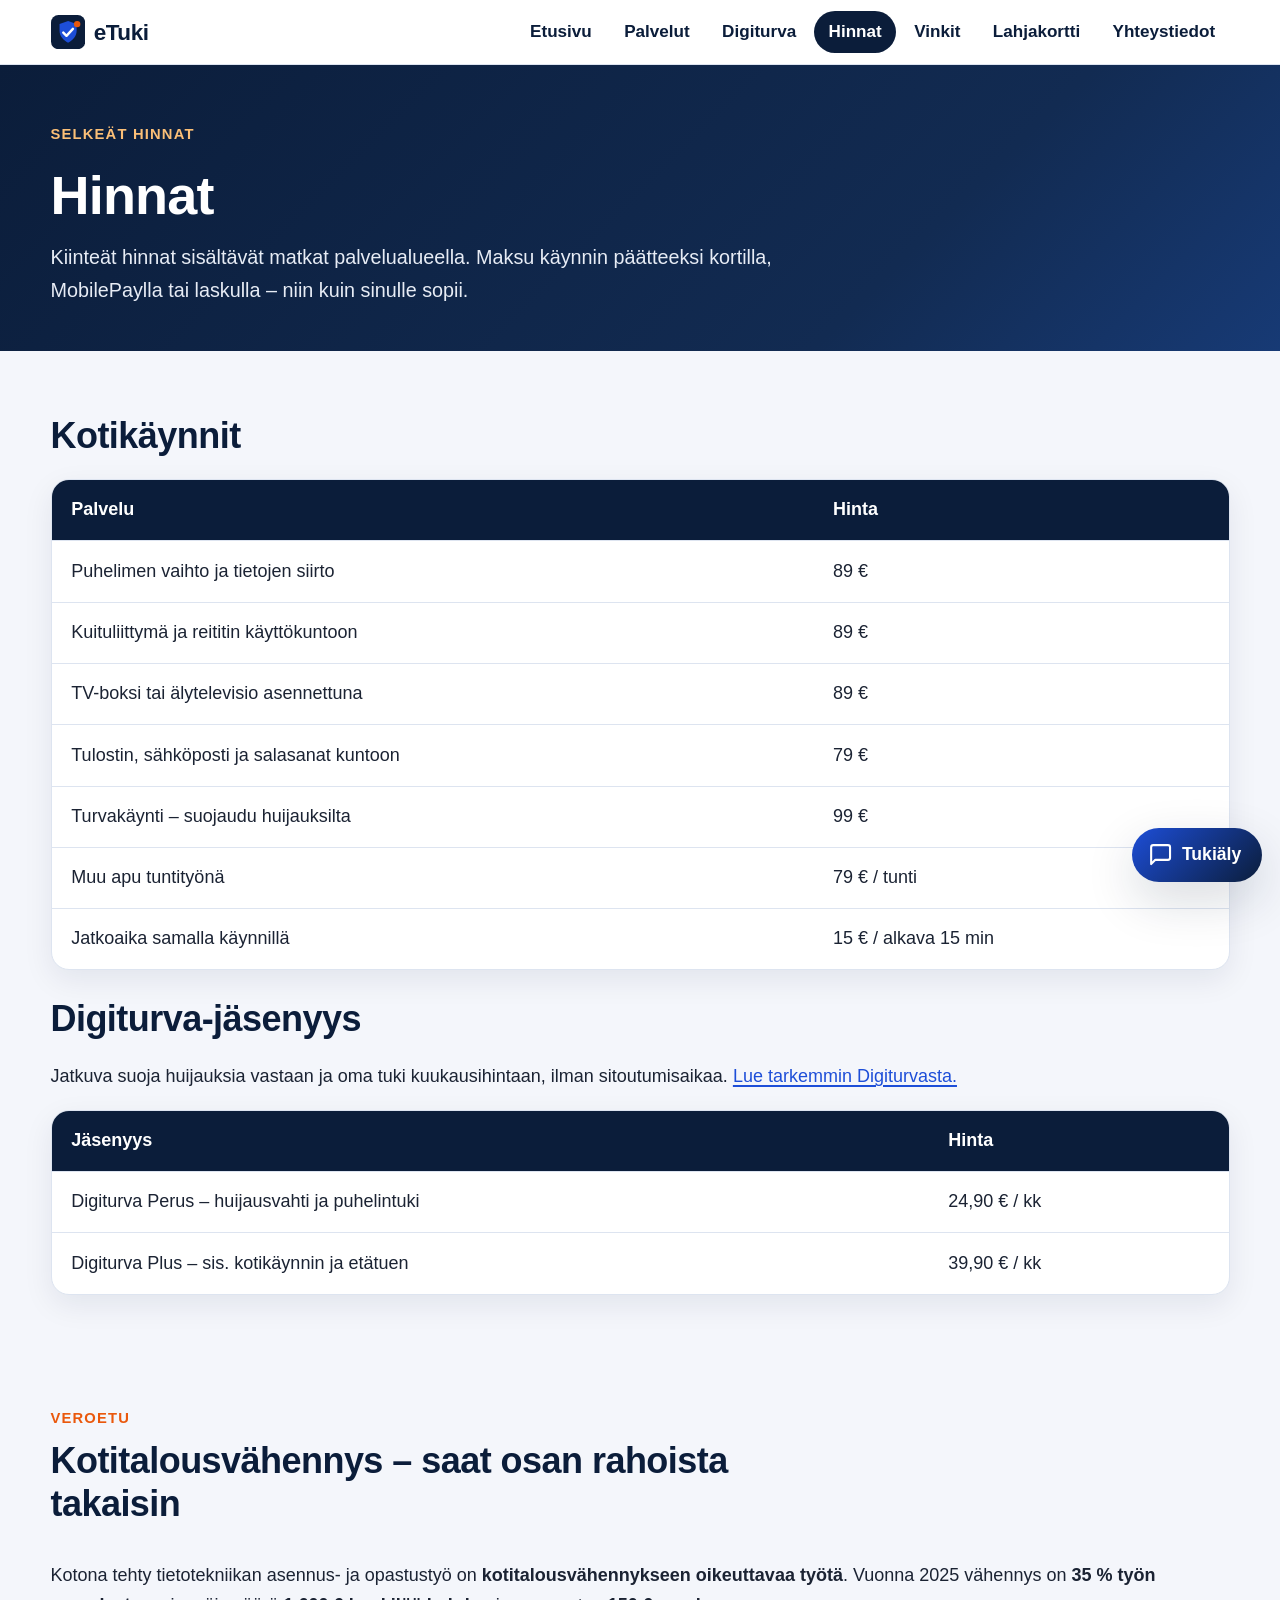
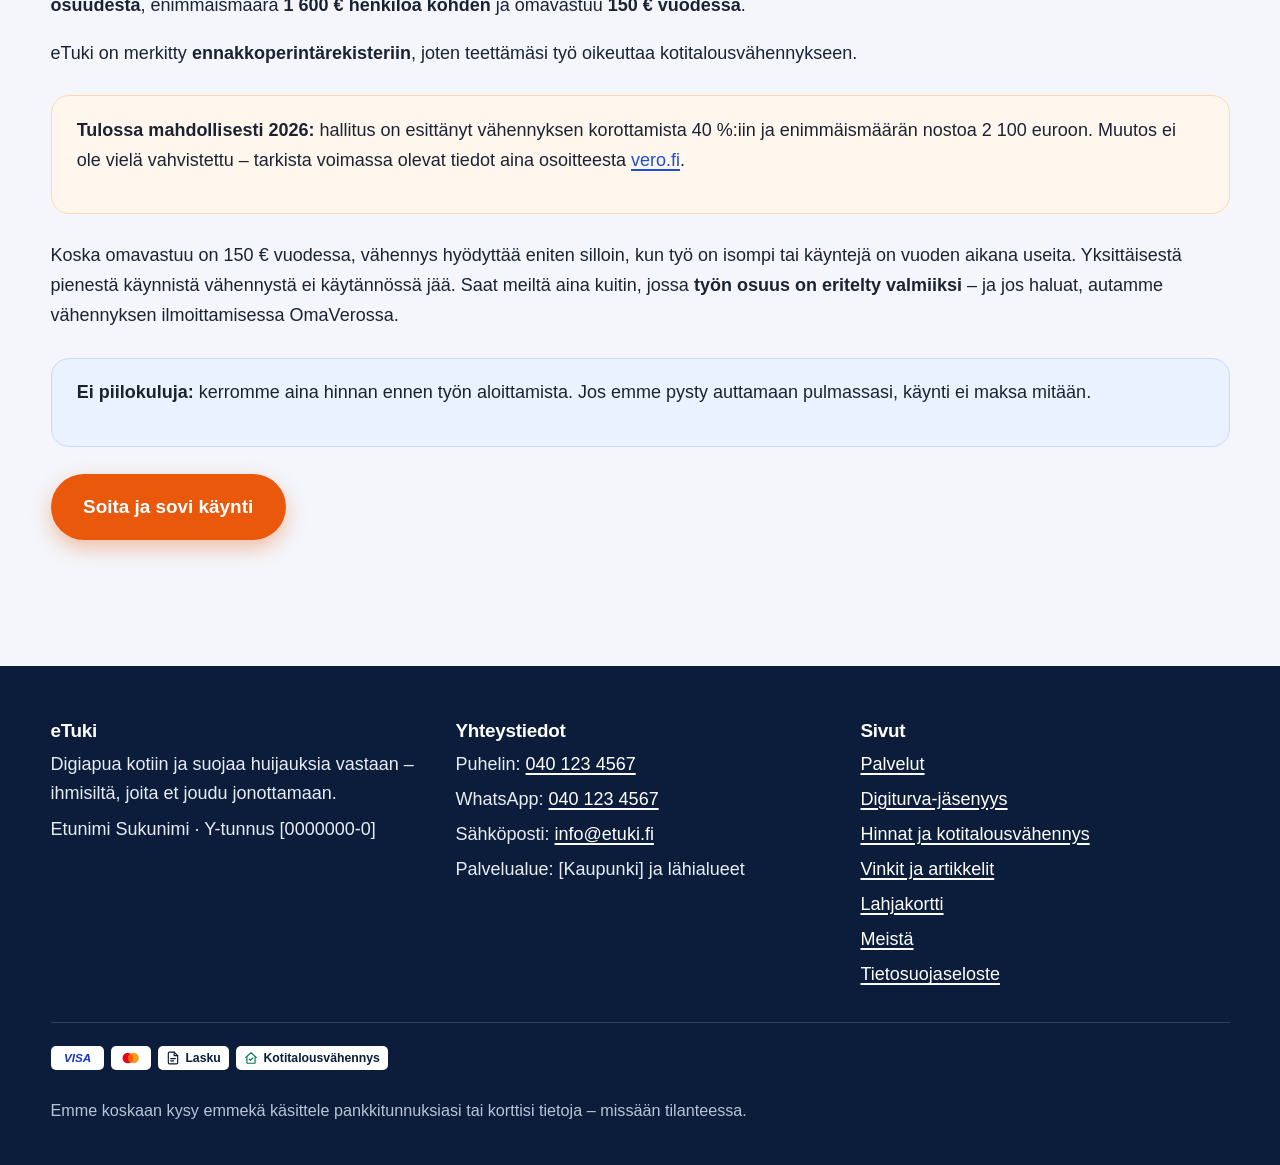
<file: hinnat.html>
<!DOCTYPE html><html lang="fi"><head><meta charset="utf-8"><meta name="viewport" content="width=device-width, initial-scale=1"><title>Hinnat ja kotitalousvähennys – eTuki</title><meta name="description" content="Selkeät kiinteät hinnat digiavulle kotiin sekä Digiturva-jäsenyys alkaen 24,90 €/kk. Työ oikeuttaa kotitalousvähennykseen (2025: 35 %, enintään 1 600 €)."><link rel="canonical" href="https://hamzamao.github.io/et-kotisivu/hinnat.html"><link rel="icon" href="favicon.svg" type="image/svg+xml"><meta property="og:type" content="website"><meta property="og:locale" content="fi_FI"><meta property="og:site_name" content="eTuki"><meta property="og:title" content="Hinnat ja kotitalousvähennys – eTuki"><meta property="og:description" content="Selkeät kiinteät hinnat digiavulle kotiin sekä Digiturva-jäsenyys alkaen 24,90 €/kk. Työ oikeuttaa kotitalousvähennykseen (2025: 35 %, enintään 1 600 €)."><meta property="og:image" content="https://hamzamao.github.io/et-kotisivu/og-kuva.jpg"><meta property="og:url" content="https://hamzamao.github.io/et-kotisivu/hinnat.html"><meta name="twitter:card" content="summary_large_image"><meta name="twitter:title" content="Hinnat ja kotitalousvähennys – eTuki"><meta name="twitter:description" content="Selkeät kiinteät hinnat digiavulle kotiin sekä Digiturva-jäsenyys alkaen 24,90 €/kk. Työ oikeuttaa kotitalousvähennykseen (2025: 35 %, enintään 1 600 €)."><meta name="twitter:image" content="https://hamzamao.github.io/et-kotisivu/og-kuva.jpg"><link rel="stylesheet" href="css/style.css"><script>document.documentElement.className+=" js";</script></head><body><a class="ohita" href="#sisalto">Siirry sisältöön</a><header class="ylatunniste"><div class="sisalto"><a class="logo" href="index.html"><svg viewBox="0 0 64 64" aria-hidden="true"><rect width="64" height="64" rx="14" fill="#0b1d3a"/><path d="M32 11l16 6v12c0 11-7 18-16 23-9-5-16-12-16-23V17l16-6z" fill="#1d4ed8"/><path d="M23 33l6 6 12-13" fill="none" stroke="#fff" stroke-width="4.5" stroke-linecap="round" stroke-linejoin="round"/><circle cx="49" cy="17" r="6" fill="#ea580c"/></svg><span class="merkkiteksti">eTuki</span></a><button class="nav-toggle" aria-controls="paavalikko" aria-expanded="false" aria-label="Avaa valikko"><svg viewBox="0 0 24 24" fill="none" stroke="currentColor" stroke-width="2" stroke-linecap="round" stroke-linejoin="round" aria-hidden="true"><line x1="3" y1="6" x2="21" y2="6"/><line x1="3" y1="12" x2="21" y2="12"/><line x1="3" y1="18" x2="21" y2="18"/></svg></button><nav class="navigaatio" aria-label="Päävalikko"><ul id="paavalikko"><li><a href="index.html">Etusivu</a></li><li><a href="palvelut.html">Palvelut</a></li><li><a href="digiturva.html">Digiturva</a></li><li><a href="hinnat.html" aria-current="page">Hinnat</a></li><li><a href="vinkit.html">Vinkit</a></li><li><a href="lahjakortti.html">Lahjakortti</a></li><li><a href="yhteys.html">Yhteystiedot</a></li></ul></nav></div></header><main id="sisalto"><section class="sivuotsikko"><div class="sisalto"><span class="kulmake">Selkeät hinnat</span><h1>Hinnat</h1><p>Kiinteät hinnat sisältävät matkat palvelualueella. Maksu käynnin päätteeksi kortilla, MobilePaylla tai laskulla – niin kuin sinulle sopii.</p></div></section><section class="osio"><div class="sisalto reveal"><h2>Kotikäynnit</h2><table><caption class="nakymaton">Palveluiden hinnasto</caption><thead><tr><th scope="col">Palvelu</th><th scope="col">Hinta</th></tr></thead><tbody><tr><td>Puhelimen vaihto ja tietojen siirto</td><td>89 €</td></tr><tr><td>Kuituliittymä ja reititin käyttökuntoon</td><td>89 €</td></tr><tr><td>TV-boksi tai älytelevisio asennettuna</td><td>89 €</td></tr><tr><td>Tulostin, sähköposti ja salasanat kuntoon</td><td>79 €</td></tr><tr><td>Turvakäynti – suojaudu huijauksilta</td><td>99 €</td></tr><tr><td>Muu apu tuntityönä</td><td>79 € / tunti</td></tr><tr><td>Jatkoaika samalla käynnillä</td><td>15 € / alkava 15 min</td></tr></tbody></table><h2>Digiturva-jäsenyys</h2><p>Jatkuva suoja huijauksia vastaan ja oma tuki kuukausihintaan, ilman sitoutumisaikaa. <a href="digiturva.html">Lue tarkemmin Digiturvasta.</a></p><table><caption class="nakymaton">Digiturva-jäsenyyden hinnasto</caption><thead><tr><th scope="col">Jäsenyys</th><th scope="col">Hinta</th></tr></thead><tbody><tr><td>Digiturva Perus – huijausvahti ja puhelintuki</td><td>24,90 € / kk</td></tr><tr><td>Digiturva Plus – sis. kotikäynnin ja etätuen</td><td>39,90 € / kk</td></tr></tbody></table></div></section><section class="osio"><div class="sisalto reveal"><div class="osio-otsikko"><span class="ylarivi">Veroetu</span><h2>Kotitalousvähennys – saat osan rahoista takaisin</h2></div><p>Kotona tehty tietotekniikan asennus- ja opastustyö on <strong>kotitalousvähennykseen oikeuttavaa työtä</strong>. Vuonna 2025 vähennys on <strong>35 % työn osuudesta</strong>, enimmäismäärä <strong>1 600 € henkilöä kohden</strong> ja omavastuu <strong>150 € vuodessa</strong>.</p><p>eTuki on merkitty <strong>ennakkoperintärekisteriin</strong>, joten teettämäsi työ oikeuttaa kotitalousvähennykseen.</p><div class="huomio varoitus"><p><strong>Tulossa mahdollisesti 2026:</strong> hallitus on esittänyt vähennyksen korottamista 40 %:iin ja enimmäismäärän nostoa 2 100 euroon. Muutos ei ole vielä vahvistettu – tarkista voimassa olevat tiedot aina osoitteesta <a href="https://www.vero.fi/henkiloasiakkaat/verokortti-ja-veroilmoitus/tulot-ja-vahennykset/kotitalousvahennys/">vero.fi</a>.</p></div><p>Koska omavastuu on 150 € vuodessa, vähennys hyödyttää eniten silloin, kun työ on isompi tai käyntejä on vuoden aikana useita. Yksittäisestä pienestä käynnistä vähennystä ei käytännössä jää. Saat meiltä aina kuitin, jossa <strong>työn osuus on eritelty valmiiksi</strong> – ja jos haluat, autamme vähennyksen ilmoittamisessa OmaVerossa.</p><div class="huomio"><p><strong>Ei piilokuluja:</strong> kerromme aina hinnan ennen työn aloittamista. Jos emme pysty auttamaan pulmassasi, käynti ei maksa mitään.</p></div><p><a class="nappi" href="yhteys.html">Soita ja sovi käynti</a></p></div></section></main><footer class="alatunniste"><div class="sisalto"><div class="sarakkeet"><div><h3>eTuki</h3><p>Digiapua kotiin ja suojaa huijauksia vastaan – ihmisiltä, joita et joudu jonottamaan.</p><p>Etunimi Sukunimi · Y-tunnus [0000000-0]</p></div><div><h3>Yhteystiedot</h3><p>Puhelin: <a href="tel:+358401234567">040 123 4567</a></p><p>WhatsApp: <a href="https://wa.me/358401234567?text=Hei%2C%20haluaisin%20tarkistuttaa%20ep%C3%A4ilytt%C3%A4v%C3%A4n%20viestin.">040 123 4567</a></p><p>Sähköposti: <a href="mailto:info@etuki.fi">info@etuki.fi</a></p><p>Palvelualue: [Kaupunki] ja lähialueet</p></div><div><h3>Sivut</h3><ul><li><a href="palvelut.html">Palvelut</a></li><li><a href="digiturva.html">Digiturva-jäsenyys</a></li><li><a href="hinnat.html">Hinnat ja kotitalousvähennys</a></li><li><a href="vinkit.html">Vinkit ja artikkelit</a></li><li><a href="lahjakortti.html">Lahjakortti</a></li><li><a href="meista.html">Meistä</a></li><li><a href="tietosuoja.html">Tietosuojaseloste</a></li></ul></div></div><div class="maksumerkit"><span class="merkki" role="img" aria-label="Visa"><svg viewBox="0 0 48 18" aria-hidden="true"><text x="24" y="14" text-anchor="middle" font-family="Arial, Helvetica, sans-serif" font-weight="700" font-style="italic" font-size="15" fill="#1434cb">VISA</text></svg></span><span class="merkki" role="img" aria-label="Mastercard"><svg viewBox="0 0 40 24" aria-hidden="true"><circle cx="15" cy="12" r="9" fill="#eb001b"/><circle cx="25" cy="12" r="9" fill="#f79e1b"/><ellipse cx="20" cy="12" rx="4" ry="7.4" fill="#ff5f00"/></svg></span><span class="merkki merkki-teksti"><svg viewBox="0 0 24 24" fill="none" stroke="currentColor" stroke-width="2" stroke-linecap="round" stroke-linejoin="round" aria-hidden="true"><path d="M14 2H6a2 2 0 0 0-2 2v16a2 2 0 0 0 2 2h12a2 2 0 0 0 2-2V8z"/><polyline points="14 2 14 8 20 8"/><line x1="8" y1="13" x2="16" y2="13"/><line x1="8" y1="17" x2="13" y2="17"/></svg><span>Lasku</span></span><span class="merkki merkki-teksti kotitalous"><svg viewBox="0 0 24 24" fill="none" stroke="currentColor" stroke-width="2" stroke-linecap="round" stroke-linejoin="round" aria-hidden="true"><path d="M3 11l9-8 9 8"/><path d="M5 10v10a1 1 0 0 0 1 1h12a1 1 0 0 0 1-1V10"/><polyline points="9 14 11 16 15 12"/></svg><span>Kotitalousvähennys</span></span></div><p class="pohja">Emme koskaan kysy emmekä käsittele pankkitunnuksiasi tai korttisi tietoja – missään tilanteessa.</p></div></footer><div class="soita-palkki"><a href="tel:+358401234567" class="nappi"><svg viewBox="0 0 24 24" fill="none" stroke="currentColor" stroke-width="2" stroke-linecap="round" stroke-linejoin="round" aria-hidden="true"><path d="M22 16.92v3a2 2 0 0 1-2.18 2 19.8 19.8 0 0 1-8.63-3.07 19.5 19.5 0 0 1-6-6 19.8 19.8 0 0 1-3.07-8.67A2 2 0 0 1 4.11 2h3a2 2 0 0 1 2 1.72c.13.96.36 1.9.7 2.81a2 2 0 0 1-.45 2.11L8.09 9.91a16 16 0 0 0 6 6l1.27-1.27a2 2 0 0 1 2.11-.45c.91.34 1.85.57 2.81.7A2 2 0 0 1 22 16.92z"/></svg> Soita 040 123 4567</a></div><div class="tukialy" data-tukialy data-puh="+358401234567" data-naytto="040 123 4567" data-wa="https://wa.me/358401234567?text=Hei%2C%20haluaisin%20tarkistuttaa%20ep%C3%A4ilytt%C3%A4v%C3%A4n%20viestin."><button class="tukialy-nappi" type="button" aria-haspopup="dialog" aria-expanded="false" aria-controls="tukialy-paneeli" aria-label="Avaa Tukiäly-apuri"><span class="tukialy-nappi-ikoni"><svg viewBox="0 0 24 24" fill="none" stroke="currentColor" stroke-width="2" stroke-linecap="round" stroke-linejoin="round" aria-hidden="true"><path d="M21 15a2 2 0 0 1-2 2H7l-4 4V5a2 2 0 0 1 2-2h14a2 2 0 0 1 2 2z"/></svg></span><span class="tukialy-nappi-teksti">Tukiäly</span></button><div class="tukialy-paneeli" id="tukialy-paneeli" role="dialog" aria-label="Tukiäly"><div class="tukialy-ylaosa"><span class="tukialy-avatar"><svg viewBox="0 0 24 24" fill="none" stroke="currentColor" stroke-width="2" stroke-linecap="round" stroke-linejoin="round" aria-hidden="true"><path d="M12 2 4 5v6c0 5 3.5 8.5 8 11 4.5-2.5 8-6 8-11V5l-8-3z"/><polyline points="9 12 11 14 15 10"/></svg><span class="tukialy-online" aria-hidden="true"></span></span><span class="tukialy-otsikot"><strong>Tukiäly</strong><span class="tukialy-alaotsikko">eTukin automaattinen apuri</span></span><button class="tukialy-sulje" type="button" aria-label="Sulje"><svg viewBox="0 0 24 24" fill="none" stroke="currentColor" stroke-width="2" stroke-linecap="round" stroke-linejoin="round" aria-hidden="true"><line x1="18" y1="6" x2="6" y2="18"/><line x1="6" y1="6" x2="18" y2="18"/></svg></button></div><div class="tukialy-viestit" aria-live="polite"></div><div class="tukialy-pikavalinnat"></div><form class="tukialy-syote" autocomplete="off"><label class="nakymaton" for="tukialy-kentta">Kirjoita kysymys</label><input id="tukialy-kentta" type="text" placeholder="Kirjoita kysymys…"><button type="submit" class="tukialy-laheta" aria-label="Lähetä"><svg viewBox="0 0 24 24" fill="none" stroke="currentColor" stroke-width="2" stroke-linecap="round" stroke-linejoin="round" aria-hidden="true"><line x1="22" y1="2" x2="11" y2="13"/><polygon points="22 2 15 22 11 13 2 9 22 2"/></svg></button></form></div></div><script src="js/main.js" defer></script></body></html>
</file>
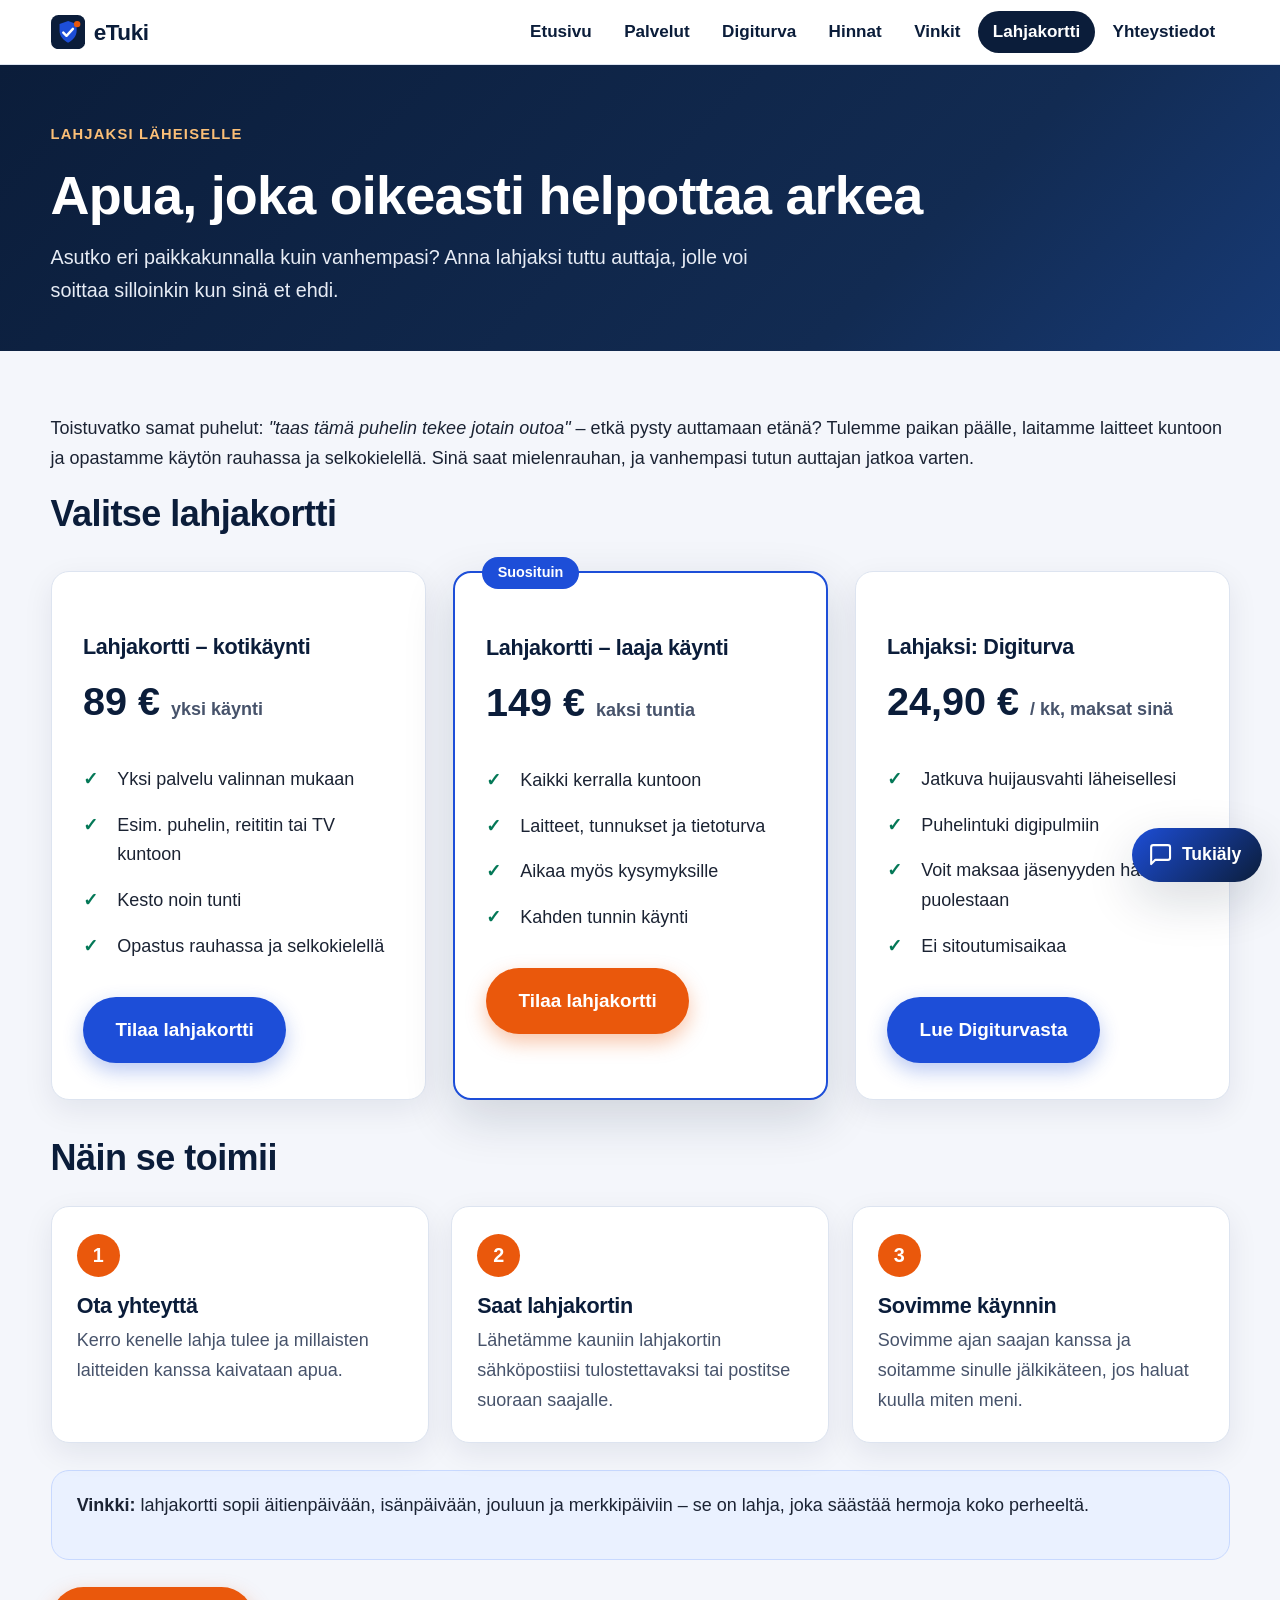
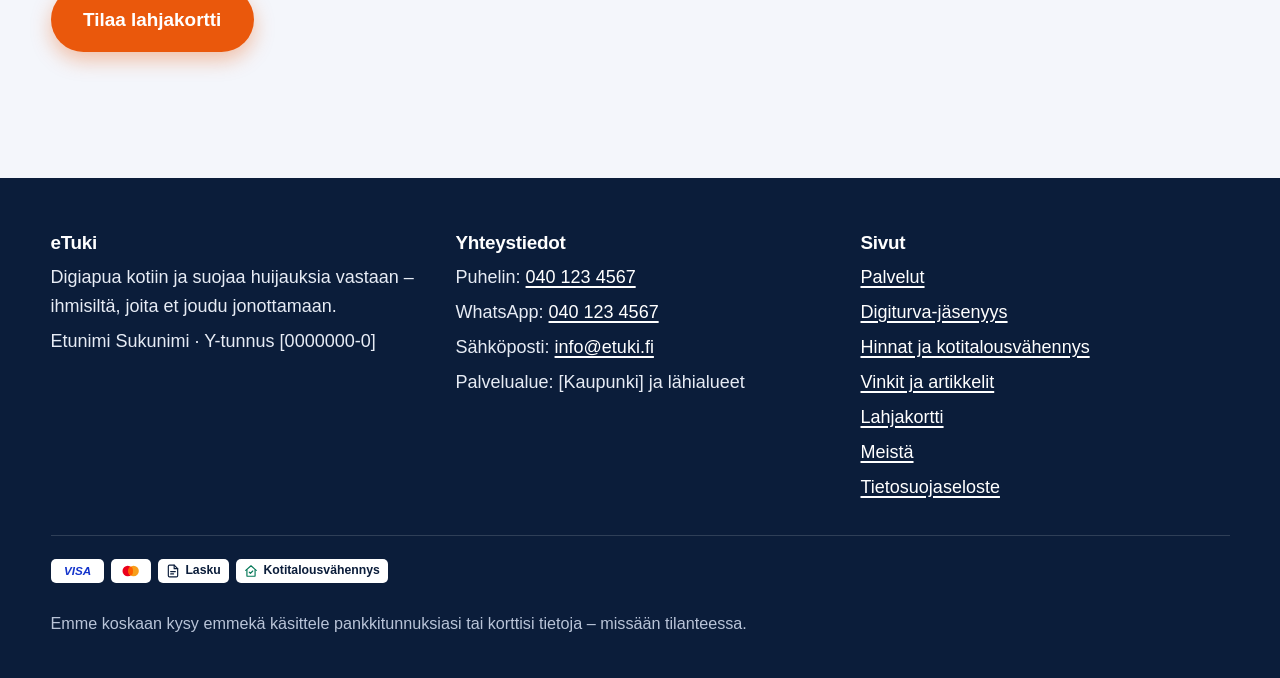
<file: lahjakortti.html>
<!DOCTYPE html><html lang="fi"><head><meta charset="utf-8"><meta name="viewport" content="width=device-width, initial-scale=1"><title>Lahjakortti – anna digiapua lahjaksi vanhemmillesi | eTuki</title><meta name="description" content="Anna äidille tai isälle lahjaksi kotikäynti tai Digiturva-jäsenyys: laitteet kuntoon ja suoja huijauksilta. Sopii äitienpäivään, isänpäivään ja jouluun."><link rel="canonical" href="https://hamzamao.github.io/et-kotisivu/lahjakortti.html"><link rel="icon" href="favicon.svg" type="image/svg+xml"><meta property="og:type" content="website"><meta property="og:locale" content="fi_FI"><meta property="og:site_name" content="eTuki"><meta property="og:title" content="Lahjakortti – anna digiapua lahjaksi vanhemmillesi | eTuki"><meta property="og:description" content="Anna äidille tai isälle lahjaksi kotikäynti tai Digiturva-jäsenyys: laitteet kuntoon ja suoja huijauksilta. Sopii äitienpäivään, isänpäivään ja jouluun."><meta property="og:image" content="https://hamzamao.github.io/et-kotisivu/og-kuva.jpg"><meta property="og:url" content="https://hamzamao.github.io/et-kotisivu/lahjakortti.html"><meta name="twitter:card" content="summary_large_image"><meta name="twitter:title" content="Lahjakortti – anna digiapua lahjaksi vanhemmillesi | eTuki"><meta name="twitter:description" content="Anna äidille tai isälle lahjaksi kotikäynti tai Digiturva-jäsenyys: laitteet kuntoon ja suoja huijauksilta. Sopii äitienpäivään, isänpäivään ja jouluun."><meta name="twitter:image" content="https://hamzamao.github.io/et-kotisivu/og-kuva.jpg"><link rel="stylesheet" href="css/style.css"><script>document.documentElement.className+=" js";</script></head><body><a class="ohita" href="#sisalto">Siirry sisältöön</a><header class="ylatunniste"><div class="sisalto"><a class="logo" href="index.html"><svg viewBox="0 0 64 64" aria-hidden="true"><rect width="64" height="64" rx="14" fill="#0b1d3a"/><path d="M32 11l16 6v12c0 11-7 18-16 23-9-5-16-12-16-23V17l16-6z" fill="#1d4ed8"/><path d="M23 33l6 6 12-13" fill="none" stroke="#fff" stroke-width="4.5" stroke-linecap="round" stroke-linejoin="round"/><circle cx="49" cy="17" r="6" fill="#ea580c"/></svg><span class="merkkiteksti">eTuki</span></a><button class="nav-toggle" aria-controls="paavalikko" aria-expanded="false" aria-label="Avaa valikko"><svg viewBox="0 0 24 24" fill="none" stroke="currentColor" stroke-width="2" stroke-linecap="round" stroke-linejoin="round" aria-hidden="true"><line x1="3" y1="6" x2="21" y2="6"/><line x1="3" y1="12" x2="21" y2="12"/><line x1="3" y1="18" x2="21" y2="18"/></svg></button><nav class="navigaatio" aria-label="Päävalikko"><ul id="paavalikko"><li><a href="index.html">Etusivu</a></li><li><a href="palvelut.html">Palvelut</a></li><li><a href="digiturva.html">Digiturva</a></li><li><a href="hinnat.html">Hinnat</a></li><li><a href="vinkit.html">Vinkit</a></li><li><a href="lahjakortti.html" aria-current="page">Lahjakortti</a></li><li><a href="yhteys.html">Yhteystiedot</a></li></ul></nav></div></header><main id="sisalto"><section class="sivuotsikko"><div class="sisalto"><span class="kulmake">Lahjaksi läheiselle</span><h1>Apua, joka oikeasti helpottaa arkea</h1><p>Asutko eri paikkakunnalla kuin vanhempasi? Anna lahjaksi tuttu auttaja, jolle voi soittaa silloinkin kun sinä et ehdi.</p></div></section><section class="osio"><div class="sisalto reveal"><p>Toistuvatko samat puhelut: <em>"taas tämä puhelin tekee jotain outoa"</em> – etkä pysty auttamaan etänä? Tulemme paikan päälle, laitamme laitteet kuntoon ja opastamme käytön rauhassa ja selkokielellä. Sinä saat mielenrauhan, ja vanhempasi tutun auttajan jatkoa varten.</p><h2>Valitse lahjakortti</h2><div class="paketit"><div class="paketti"><h3>Lahjakortti – kotikäynti</h3><p class="kk-hinta">89 € <small>yksi käynti</small></p><ul><li>Yksi palvelu valinnan mukaan</li><li>Esim. puhelin, reititin tai TV kuntoon</li><li>Kesto noin tunti</li><li>Opastus rauhassa ja selkokielellä</li></ul><a class="nappi toissijainen" href="yhteys.html">Tilaa lahjakortti</a></div><div class="paketti suosituin"><span class="leima">Suosituin</span><h3>Lahjakortti – laaja käynti</h3><p class="kk-hinta">149 € <small>kaksi tuntia</small></p><ul><li>Kaikki kerralla kuntoon</li><li>Laitteet, tunnukset ja tietoturva</li><li>Aikaa myös kysymyksille</li><li>Kahden tunnin käynti</li></ul><a class="nappi" href="yhteys.html">Tilaa lahjakortti</a></div><div class="paketti"><h3>Lahjaksi: Digiturva</h3><p class="kk-hinta">24,90 € <small>/ kk, maksat sinä</small></p><ul><li>Jatkuva huijausvahti läheisellesi</li><li>Puhelintuki digipulmiin</li><li>Voit maksaa jäsenyyden hänen puolestaan</li><li>Ei sitoutumisaikaa</li></ul><a class="nappi toissijainen" href="digiturva.html">Lue Digiturvasta</a></div></div><h2>Näin se toimii</h2><ol class="vaiheet"><li><h3>Ota yhteyttä</h3><p>Kerro kenelle lahja tulee ja millaisten laitteiden kanssa kaivataan apua.</p></li><li><h3>Saat lahjakortin</h3><p>Lähetämme kauniin lahjakortin sähköpostiisi tulostettavaksi tai postitse suoraan saajalle.</p></li><li><h3>Sovimme käynnin</h3><p>Sovimme ajan saajan kanssa ja soitamme sinulle jälkikäteen, jos haluat kuulla miten meni.</p></li></ol><div class="huomio"><p><strong>Vinkki:</strong> lahjakortti sopii äitienpäivään, isänpäivään, jouluun ja merkkipäiviin – se on lahja, joka säästää hermoja koko perheeltä.</p></div><p><a class="nappi" href="yhteys.html">Tilaa lahjakortti</a></p></div></section></main><footer class="alatunniste"><div class="sisalto"><div class="sarakkeet"><div><h3>eTuki</h3><p>Digiapua kotiin ja suojaa huijauksia vastaan – ihmisiltä, joita et joudu jonottamaan.</p><p>Etunimi Sukunimi · Y-tunnus [0000000-0]</p></div><div><h3>Yhteystiedot</h3><p>Puhelin: <a href="tel:+358401234567">040 123 4567</a></p><p>WhatsApp: <a href="https://wa.me/358401234567?text=Hei%2C%20haluaisin%20tarkistuttaa%20ep%C3%A4ilytt%C3%A4v%C3%A4n%20viestin.">040 123 4567</a></p><p>Sähköposti: <a href="mailto:info@etuki.fi">info@etuki.fi</a></p><p>Palvelualue: [Kaupunki] ja lähialueet</p></div><div><h3>Sivut</h3><ul><li><a href="palvelut.html">Palvelut</a></li><li><a href="digiturva.html">Digiturva-jäsenyys</a></li><li><a href="hinnat.html">Hinnat ja kotitalousvähennys</a></li><li><a href="vinkit.html">Vinkit ja artikkelit</a></li><li><a href="lahjakortti.html">Lahjakortti</a></li><li><a href="meista.html">Meistä</a></li><li><a href="tietosuoja.html">Tietosuojaseloste</a></li></ul></div></div><div class="maksumerkit"><span class="merkki" role="img" aria-label="Visa"><svg viewBox="0 0 48 18" aria-hidden="true"><text x="24" y="14" text-anchor="middle" font-family="Arial, Helvetica, sans-serif" font-weight="700" font-style="italic" font-size="15" fill="#1434cb">VISA</text></svg></span><span class="merkki" role="img" aria-label="Mastercard"><svg viewBox="0 0 40 24" aria-hidden="true"><circle cx="15" cy="12" r="9" fill="#eb001b"/><circle cx="25" cy="12" r="9" fill="#f79e1b"/><ellipse cx="20" cy="12" rx="4" ry="7.4" fill="#ff5f00"/></svg></span><span class="merkki merkki-teksti"><svg viewBox="0 0 24 24" fill="none" stroke="currentColor" stroke-width="2" stroke-linecap="round" stroke-linejoin="round" aria-hidden="true"><path d="M14 2H6a2 2 0 0 0-2 2v16a2 2 0 0 0 2 2h12a2 2 0 0 0 2-2V8z"/><polyline points="14 2 14 8 20 8"/><line x1="8" y1="13" x2="16" y2="13"/><line x1="8" y1="17" x2="13" y2="17"/></svg><span>Lasku</span></span><span class="merkki merkki-teksti kotitalous"><svg viewBox="0 0 24 24" fill="none" stroke="currentColor" stroke-width="2" stroke-linecap="round" stroke-linejoin="round" aria-hidden="true"><path d="M3 11l9-8 9 8"/><path d="M5 10v10a1 1 0 0 0 1 1h12a1 1 0 0 0 1-1V10"/><polyline points="9 14 11 16 15 12"/></svg><span>Kotitalousvähennys</span></span></div><p class="pohja">Emme koskaan kysy emmekä käsittele pankkitunnuksiasi tai korttisi tietoja – missään tilanteessa.</p></div></footer><div class="soita-palkki"><a href="tel:+358401234567" class="nappi"><svg viewBox="0 0 24 24" fill="none" stroke="currentColor" stroke-width="2" stroke-linecap="round" stroke-linejoin="round" aria-hidden="true"><path d="M22 16.92v3a2 2 0 0 1-2.18 2 19.8 19.8 0 0 1-8.63-3.07 19.5 19.5 0 0 1-6-6 19.8 19.8 0 0 1-3.07-8.67A2 2 0 0 1 4.11 2h3a2 2 0 0 1 2 1.72c.13.96.36 1.9.7 2.81a2 2 0 0 1-.45 2.11L8.09 9.91a16 16 0 0 0 6 6l1.27-1.27a2 2 0 0 1 2.11-.45c.91.34 1.85.57 2.81.7A2 2 0 0 1 22 16.92z"/></svg> Soita 040 123 4567</a></div><div class="tukialy" data-tukialy data-puh="+358401234567" data-naytto="040 123 4567" data-wa="https://wa.me/358401234567?text=Hei%2C%20haluaisin%20tarkistuttaa%20ep%C3%A4ilytt%C3%A4v%C3%A4n%20viestin."><button class="tukialy-nappi" type="button" aria-haspopup="dialog" aria-expanded="false" aria-controls="tukialy-paneeli" aria-label="Avaa Tukiäly-apuri"><span class="tukialy-nappi-ikoni"><svg viewBox="0 0 24 24" fill="none" stroke="currentColor" stroke-width="2" stroke-linecap="round" stroke-linejoin="round" aria-hidden="true"><path d="M21 15a2 2 0 0 1-2 2H7l-4 4V5a2 2 0 0 1 2-2h14a2 2 0 0 1 2 2z"/></svg></span><span class="tukialy-nappi-teksti">Tukiäly</span></button><div class="tukialy-paneeli" id="tukialy-paneeli" role="dialog" aria-label="Tukiäly"><div class="tukialy-ylaosa"><span class="tukialy-avatar"><svg viewBox="0 0 24 24" fill="none" stroke="currentColor" stroke-width="2" stroke-linecap="round" stroke-linejoin="round" aria-hidden="true"><path d="M12 2 4 5v6c0 5 3.5 8.5 8 11 4.5-2.5 8-6 8-11V5l-8-3z"/><polyline points="9 12 11 14 15 10"/></svg><span class="tukialy-online" aria-hidden="true"></span></span><span class="tukialy-otsikot"><strong>Tukiäly</strong><span class="tukialy-alaotsikko">eTukin automaattinen apuri</span></span><button class="tukialy-sulje" type="button" aria-label="Sulje"><svg viewBox="0 0 24 24" fill="none" stroke="currentColor" stroke-width="2" stroke-linecap="round" stroke-linejoin="round" aria-hidden="true"><line x1="18" y1="6" x2="6" y2="18"/><line x1="6" y1="6" x2="18" y2="18"/></svg></button></div><div class="tukialy-viestit" aria-live="polite"></div><div class="tukialy-pikavalinnat"></div><form class="tukialy-syote" autocomplete="off"><label class="nakymaton" for="tukialy-kentta">Kirjoita kysymys</label><input id="tukialy-kentta" type="text" placeholder="Kirjoita kysymys…"><button type="submit" class="tukialy-laheta" aria-label="Lähetä"><svg viewBox="0 0 24 24" fill="none" stroke="currentColor" stroke-width="2" stroke-linecap="round" stroke-linejoin="round" aria-hidden="true"><line x1="22" y1="2" x2="11" y2="13"/><polygon points="22 2 15 22 11 13 2 9 22 2"/></svg></button></form></div></div><script src="js/main.js" defer></script></body></html>
</file>
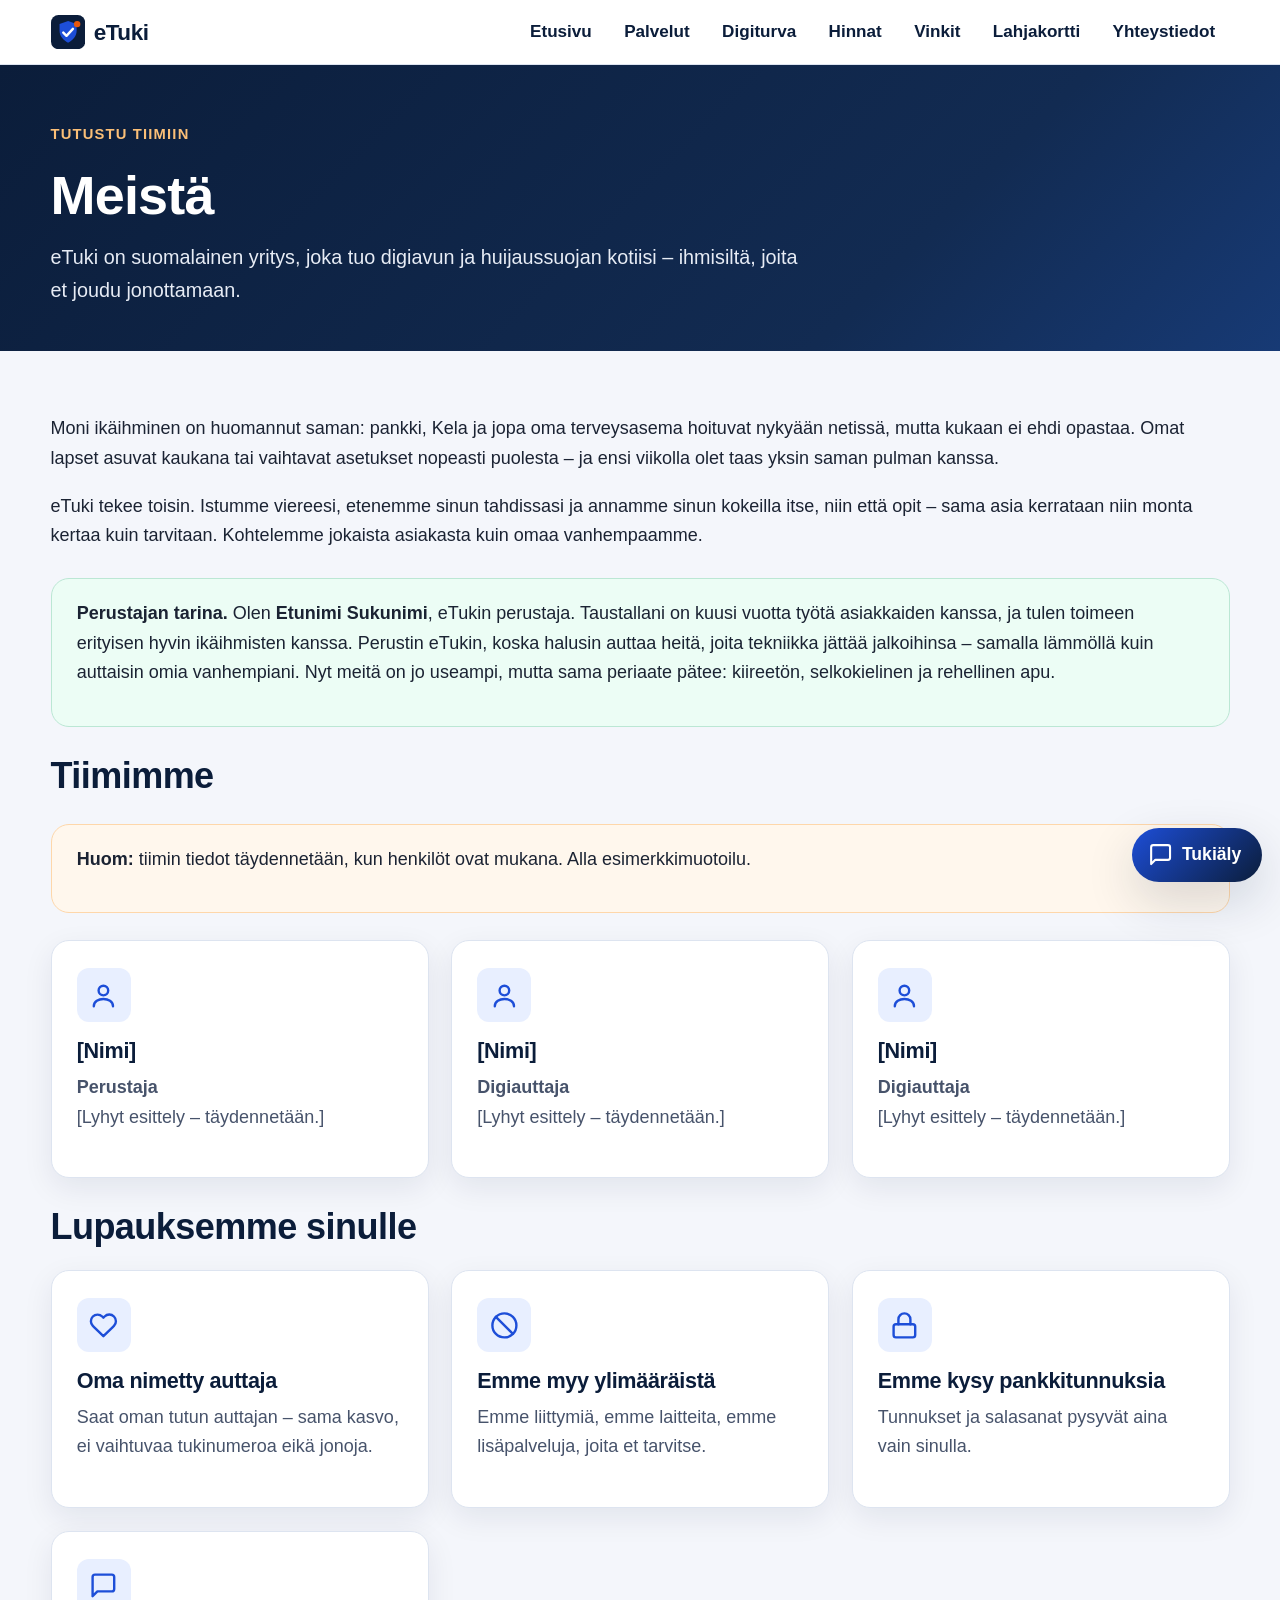
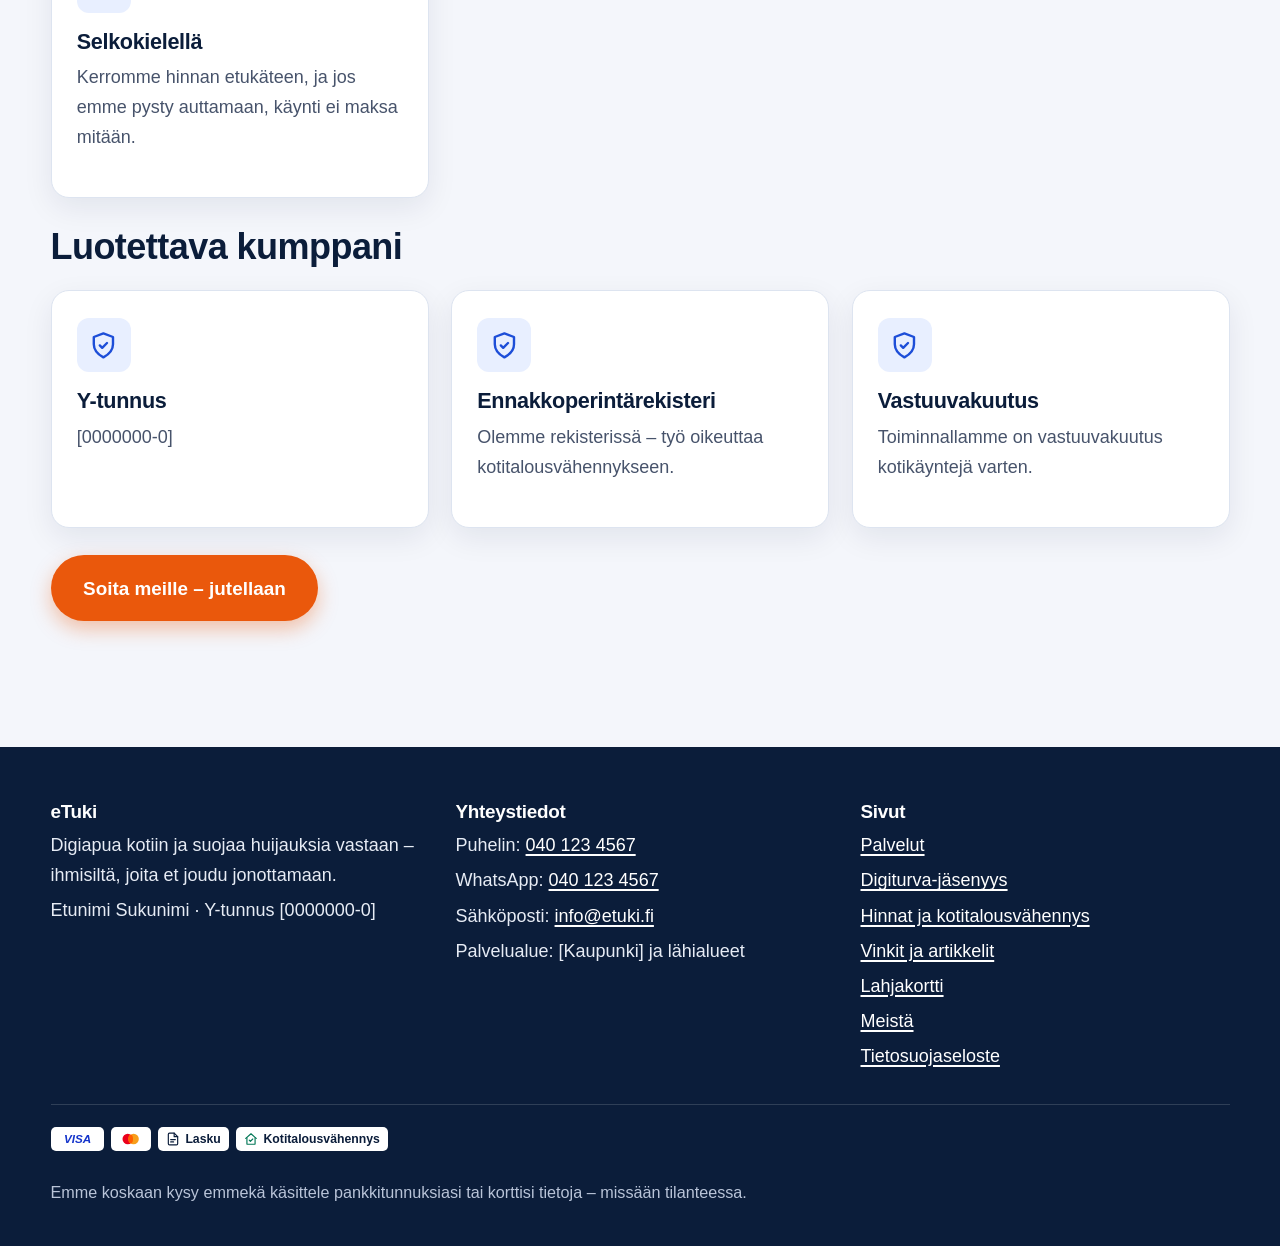
<file: meista.html>
<!DOCTYPE html><html lang="fi"><head><meta charset="utf-8"><meta name="viewport" content="width=device-width, initial-scale=1"><title>Meistä – eTuki</title><meta name="description" content="Tutustu eTukin tiimiin: kuuden vuoden asiakaspalvelukokemus ja aito halu auttaa ikäihmisiä digiasioissa. Oma nimetty auttaja, selkokielellä."><link rel="canonical" href="https://hamzamao.github.io/et-kotisivu/meista.html"><link rel="icon" href="favicon.svg" type="image/svg+xml"><meta property="og:type" content="website"><meta property="og:locale" content="fi_FI"><meta property="og:site_name" content="eTuki"><meta property="og:title" content="Meistä – eTuki"><meta property="og:description" content="Tutustu eTukin tiimiin: kuuden vuoden asiakaspalvelukokemus ja aito halu auttaa ikäihmisiä digiasioissa. Oma nimetty auttaja, selkokielellä."><meta property="og:image" content="https://hamzamao.github.io/et-kotisivu/og-kuva.jpg"><meta property="og:url" content="https://hamzamao.github.io/et-kotisivu/meista.html"><meta name="twitter:card" content="summary_large_image"><meta name="twitter:title" content="Meistä – eTuki"><meta name="twitter:description" content="Tutustu eTukin tiimiin: kuuden vuoden asiakaspalvelukokemus ja aito halu auttaa ikäihmisiä digiasioissa. Oma nimetty auttaja, selkokielellä."><meta name="twitter:image" content="https://hamzamao.github.io/et-kotisivu/og-kuva.jpg"><link rel="stylesheet" href="css/style.css"><script>document.documentElement.className+=" js";</script></head><body><a class="ohita" href="#sisalto">Siirry sisältöön</a><header class="ylatunniste"><div class="sisalto"><a class="logo" href="index.html"><svg viewBox="0 0 64 64" aria-hidden="true"><rect width="64" height="64" rx="14" fill="#0b1d3a"/><path d="M32 11l16 6v12c0 11-7 18-16 23-9-5-16-12-16-23V17l16-6z" fill="#1d4ed8"/><path d="M23 33l6 6 12-13" fill="none" stroke="#fff" stroke-width="4.5" stroke-linecap="round" stroke-linejoin="round"/><circle cx="49" cy="17" r="6" fill="#ea580c"/></svg><span class="merkkiteksti">eTuki</span></a><button class="nav-toggle" aria-controls="paavalikko" aria-expanded="false" aria-label="Avaa valikko"><svg viewBox="0 0 24 24" fill="none" stroke="currentColor" stroke-width="2" stroke-linecap="round" stroke-linejoin="round" aria-hidden="true"><line x1="3" y1="6" x2="21" y2="6"/><line x1="3" y1="12" x2="21" y2="12"/><line x1="3" y1="18" x2="21" y2="18"/></svg></button><nav class="navigaatio" aria-label="Päävalikko"><ul id="paavalikko"><li><a href="index.html">Etusivu</a></li><li><a href="palvelut.html">Palvelut</a></li><li><a href="digiturva.html">Digiturva</a></li><li><a href="hinnat.html">Hinnat</a></li><li><a href="vinkit.html">Vinkit</a></li><li><a href="lahjakortti.html">Lahjakortti</a></li><li><a href="yhteys.html">Yhteystiedot</a></li></ul></nav></div></header><main id="sisalto"><section class="sivuotsikko"><div class="sisalto"><span class="kulmake">Tutustu tiimiin</span><h1>Meistä</h1><p>eTuki on suomalainen yritys, joka tuo digiavun ja huijaussuojan kotiisi – ihmisiltä, joita et joudu jonottamaan.</p></div></section><section class="osio"><div class="sisalto reveal"><p>Moni ikäihminen on huomannut saman: pankki, Kela ja jopa oma terveysasema hoituvat nykyään netissä, mutta kukaan ei ehdi opastaa. Omat lapset asuvat kaukana tai vaihtavat asetukset nopeasti puolesta – ja ensi viikolla olet taas yksin saman pulman kanssa.</p><p>eTuki tekee toisin. Istumme viereesi, etenemme sinun tahdissasi ja annamme sinun kokeilla itse, niin että opit – sama asia kerrataan niin monta kertaa kuin tarvitaan. Kohtelemme jokaista asiakasta kuin omaa vanhempaamme.</p><div class="huomio turva"><p><strong>Perustajan tarina.</strong> Olen <strong>Etunimi Sukunimi</strong>, eTukin perustaja. Taustallani on kuusi vuotta työtä asiakkaiden kanssa, ja tulen toimeen erityisen hyvin ikäihmisten kanssa. Perustin eTukin, koska halusin auttaa heitä, joita tekniikka jättää jalkoihinsa – samalla lämmöllä kuin auttaisin omia vanhempiani. Nyt meitä on jo useampi, mutta sama periaate pätee: kiireetön, selkokielinen ja rehellinen apu.</p></div><h2>Tiimimme</h2><div class="huomio varoitus"><p><strong>Huom:</strong> tiimin tiedot täydennetään, kun henkilöt ovat mukana. Alla esimerkkimuotoilu.</p></div><ul class="korttilista"><li class="kortti"><div class="ikoni"><svg viewBox="0 0 24 24" fill="none" stroke="currentColor" stroke-width="2" stroke-linecap="round" stroke-linejoin="round" aria-hidden="true"><circle cx="12" cy="8" r="4"/><path d="M4 21c0-4 4-6 8-6s8 2 8 6"/></svg></div><h3>[Nimi]</h3><p class="haalea"><strong>Perustaja</strong><br>[Lyhyt esittely – täydennetään.]</p></li><li class="kortti"><div class="ikoni"><svg viewBox="0 0 24 24" fill="none" stroke="currentColor" stroke-width="2" stroke-linecap="round" stroke-linejoin="round" aria-hidden="true"><circle cx="12" cy="8" r="4"/><path d="M4 21c0-4 4-6 8-6s8 2 8 6"/></svg></div><h3>[Nimi]</h3><p class="haalea"><strong>Digiauttaja</strong><br>[Lyhyt esittely – täydennetään.]</p></li><li class="kortti"><div class="ikoni"><svg viewBox="0 0 24 24" fill="none" stroke="currentColor" stroke-width="2" stroke-linecap="round" stroke-linejoin="round" aria-hidden="true"><circle cx="12" cy="8" r="4"/><path d="M4 21c0-4 4-6 8-6s8 2 8 6"/></svg></div><h3>[Nimi]</h3><p class="haalea"><strong>Digiauttaja</strong><br>[Lyhyt esittely – täydennetään.]</p></li></ul><h2>Lupauksemme sinulle</h2><ul class="korttilista"><li class="kortti"><div class="ikoni"><svg viewBox="0 0 24 24" fill="none" stroke="currentColor" stroke-width="2" stroke-linecap="round" stroke-linejoin="round" aria-hidden="true"><path d="M20.8 4.6a5.5 5.5 0 0 0-7.8 0L12 5.6l-1-1a5.5 5.5 0 0 0-7.8 7.8l1 1L12 21l7.8-7.6 1-1a5.5 5.5 0 0 0 0-7.8z"/></svg></div><h3>Oma nimetty auttaja</h3><p class="haalea">Saat oman tutun auttajan – sama kasvo, ei vaihtuvaa tukinumeroa eikä jonoja.</p></li><li class="kortti"><div class="ikoni"><svg viewBox="0 0 24 24" fill="none" stroke="currentColor" stroke-width="2" stroke-linecap="round" stroke-linejoin="round" aria-hidden="true"><circle cx="12" cy="12" r="10"/><line x1="4.9" y1="4.9" x2="19.1" y2="19.1"/></svg></div><h3>Emme myy ylimääräistä</h3><p class="haalea">Emme liittymiä, emme laitteita, emme lisäpalveluja, joita et tarvitse.</p></li><li class="kortti"><div class="ikoni"><svg viewBox="0 0 24 24" fill="none" stroke="currentColor" stroke-width="2" stroke-linecap="round" stroke-linejoin="round" aria-hidden="true"><rect x="3" y="11" width="18" height="11" rx="2"/><path d="M7 11V7a5 5 0 0 1 10 0v4"/></svg></div><h3>Emme kysy pankkitunnuksia</h3><p class="haalea">Tunnukset ja salasanat pysyvät aina vain sinulla.</p></li><li class="kortti"><div class="ikoni"><svg viewBox="0 0 24 24" fill="none" stroke="currentColor" stroke-width="2" stroke-linecap="round" stroke-linejoin="round" aria-hidden="true"><path d="M21 15a2 2 0 0 1-2 2H7l-4 4V5a2 2 0 0 1 2-2h14a2 2 0 0 1 2 2z"/></svg></div><h3>Selkokielellä</h3><p class="haalea">Kerromme hinnan etukäteen, ja jos emme pysty auttamaan, käynti ei maksa mitään.</p></li></ul><h2>Luotettava kumppani</h2><ul class="korttilista"><li class="kortti"><div class="ikoni"><svg viewBox="0 0 24 24" fill="none" stroke="currentColor" stroke-width="2" stroke-linecap="round" stroke-linejoin="round" aria-hidden="true"><path d="M12 2 4 5v6c0 5 3.5 8.5 8 11 4.5-2.5 8-6 8-11V5l-8-3z"/><polyline points="9 12 11 14 15 10"/></svg></div><h3>Y-tunnus</h3><p class="haalea">[0000000-0]</p></li><li class="kortti"><div class="ikoni"><svg viewBox="0 0 24 24" fill="none" stroke="currentColor" stroke-width="2" stroke-linecap="round" stroke-linejoin="round" aria-hidden="true"><path d="M12 2 4 5v6c0 5 3.5 8.5 8 11 4.5-2.5 8-6 8-11V5l-8-3z"/><polyline points="9 12 11 14 15 10"/></svg></div><h3>Ennakkoperintärekisteri</h3><p class="haalea">Olemme rekisterissä – työ oikeuttaa kotitalousvähennykseen.</p></li><li class="kortti"><div class="ikoni"><svg viewBox="0 0 24 24" fill="none" stroke="currentColor" stroke-width="2" stroke-linecap="round" stroke-linejoin="round" aria-hidden="true"><path d="M12 2 4 5v6c0 5 3.5 8.5 8 11 4.5-2.5 8-6 8-11V5l-8-3z"/><polyline points="9 12 11 14 15 10"/></svg></div><h3>Vastuuvakuutus</h3><p class="haalea">Toiminnallamme on vastuuvakuutus kotikäyntejä varten.</p></li></ul><p><a class="nappi" href="yhteys.html">Soita meille – jutellaan</a></p></div></section></main><footer class="alatunniste"><div class="sisalto"><div class="sarakkeet"><div><h3>eTuki</h3><p>Digiapua kotiin ja suojaa huijauksia vastaan – ihmisiltä, joita et joudu jonottamaan.</p><p>Etunimi Sukunimi · Y-tunnus [0000000-0]</p></div><div><h3>Yhteystiedot</h3><p>Puhelin: <a href="tel:+358401234567">040 123 4567</a></p><p>WhatsApp: <a href="https://wa.me/358401234567?text=Hei%2C%20haluaisin%20tarkistuttaa%20ep%C3%A4ilytt%C3%A4v%C3%A4n%20viestin.">040 123 4567</a></p><p>Sähköposti: <a href="mailto:info@etuki.fi">info@etuki.fi</a></p><p>Palvelualue: [Kaupunki] ja lähialueet</p></div><div><h3>Sivut</h3><ul><li><a href="palvelut.html">Palvelut</a></li><li><a href="digiturva.html">Digiturva-jäsenyys</a></li><li><a href="hinnat.html">Hinnat ja kotitalousvähennys</a></li><li><a href="vinkit.html">Vinkit ja artikkelit</a></li><li><a href="lahjakortti.html">Lahjakortti</a></li><li><a href="meista.html">Meistä</a></li><li><a href="tietosuoja.html">Tietosuojaseloste</a></li></ul></div></div><div class="maksumerkit"><span class="merkki" role="img" aria-label="Visa"><svg viewBox="0 0 48 18" aria-hidden="true"><text x="24" y="14" text-anchor="middle" font-family="Arial, Helvetica, sans-serif" font-weight="700" font-style="italic" font-size="15" fill="#1434cb">VISA</text></svg></span><span class="merkki" role="img" aria-label="Mastercard"><svg viewBox="0 0 40 24" aria-hidden="true"><circle cx="15" cy="12" r="9" fill="#eb001b"/><circle cx="25" cy="12" r="9" fill="#f79e1b"/><ellipse cx="20" cy="12" rx="4" ry="7.4" fill="#ff5f00"/></svg></span><span class="merkki merkki-teksti"><svg viewBox="0 0 24 24" fill="none" stroke="currentColor" stroke-width="2" stroke-linecap="round" stroke-linejoin="round" aria-hidden="true"><path d="M14 2H6a2 2 0 0 0-2 2v16a2 2 0 0 0 2 2h12a2 2 0 0 0 2-2V8z"/><polyline points="14 2 14 8 20 8"/><line x1="8" y1="13" x2="16" y2="13"/><line x1="8" y1="17" x2="13" y2="17"/></svg><span>Lasku</span></span><span class="merkki merkki-teksti kotitalous"><svg viewBox="0 0 24 24" fill="none" stroke="currentColor" stroke-width="2" stroke-linecap="round" stroke-linejoin="round" aria-hidden="true"><path d="M3 11l9-8 9 8"/><path d="M5 10v10a1 1 0 0 0 1 1h12a1 1 0 0 0 1-1V10"/><polyline points="9 14 11 16 15 12"/></svg><span>Kotitalousvähennys</span></span></div><p class="pohja">Emme koskaan kysy emmekä käsittele pankkitunnuksiasi tai korttisi tietoja – missään tilanteessa.</p></div></footer><div class="soita-palkki"><a href="tel:+358401234567" class="nappi"><svg viewBox="0 0 24 24" fill="none" stroke="currentColor" stroke-width="2" stroke-linecap="round" stroke-linejoin="round" aria-hidden="true"><path d="M22 16.92v3a2 2 0 0 1-2.18 2 19.8 19.8 0 0 1-8.63-3.07 19.5 19.5 0 0 1-6-6 19.8 19.8 0 0 1-3.07-8.67A2 2 0 0 1 4.11 2h3a2 2 0 0 1 2 1.72c.13.96.36 1.9.7 2.81a2 2 0 0 1-.45 2.11L8.09 9.91a16 16 0 0 0 6 6l1.27-1.27a2 2 0 0 1 2.11-.45c.91.34 1.85.57 2.81.7A2 2 0 0 1 22 16.92z"/></svg> Soita 040 123 4567</a></div><div class="tukialy" data-tukialy data-puh="+358401234567" data-naytto="040 123 4567" data-wa="https://wa.me/358401234567?text=Hei%2C%20haluaisin%20tarkistuttaa%20ep%C3%A4ilytt%C3%A4v%C3%A4n%20viestin."><button class="tukialy-nappi" type="button" aria-haspopup="dialog" aria-expanded="false" aria-controls="tukialy-paneeli" aria-label="Avaa Tukiäly-apuri"><span class="tukialy-nappi-ikoni"><svg viewBox="0 0 24 24" fill="none" stroke="currentColor" stroke-width="2" stroke-linecap="round" stroke-linejoin="round" aria-hidden="true"><path d="M21 15a2 2 0 0 1-2 2H7l-4 4V5a2 2 0 0 1 2-2h14a2 2 0 0 1 2 2z"/></svg></span><span class="tukialy-nappi-teksti">Tukiäly</span></button><div class="tukialy-paneeli" id="tukialy-paneeli" role="dialog" aria-label="Tukiäly"><div class="tukialy-ylaosa"><span class="tukialy-avatar"><svg viewBox="0 0 24 24" fill="none" stroke="currentColor" stroke-width="2" stroke-linecap="round" stroke-linejoin="round" aria-hidden="true"><path d="M12 2 4 5v6c0 5 3.5 8.5 8 11 4.5-2.5 8-6 8-11V5l-8-3z"/><polyline points="9 12 11 14 15 10"/></svg><span class="tukialy-online" aria-hidden="true"></span></span><span class="tukialy-otsikot"><strong>Tukiäly</strong><span class="tukialy-alaotsikko">eTukin automaattinen apuri</span></span><button class="tukialy-sulje" type="button" aria-label="Sulje"><svg viewBox="0 0 24 24" fill="none" stroke="currentColor" stroke-width="2" stroke-linecap="round" stroke-linejoin="round" aria-hidden="true"><line x1="18" y1="6" x2="6" y2="18"/><line x1="6" y1="6" x2="18" y2="18"/></svg></button></div><div class="tukialy-viestit" aria-live="polite"></div><div class="tukialy-pikavalinnat"></div><form class="tukialy-syote" autocomplete="off"><label class="nakymaton" for="tukialy-kentta">Kirjoita kysymys</label><input id="tukialy-kentta" type="text" placeholder="Kirjoita kysymys…"><button type="submit" class="tukialy-laheta" aria-label="Lähetä"><svg viewBox="0 0 24 24" fill="none" stroke="currentColor" stroke-width="2" stroke-linecap="round" stroke-linejoin="round" aria-hidden="true"><line x1="22" y1="2" x2="11" y2="13"/><polygon points="22 2 15 22 11 13 2 9 22 2"/></svg></button></form></div></div><script src="js/main.js" defer></script></body></html>
</file>
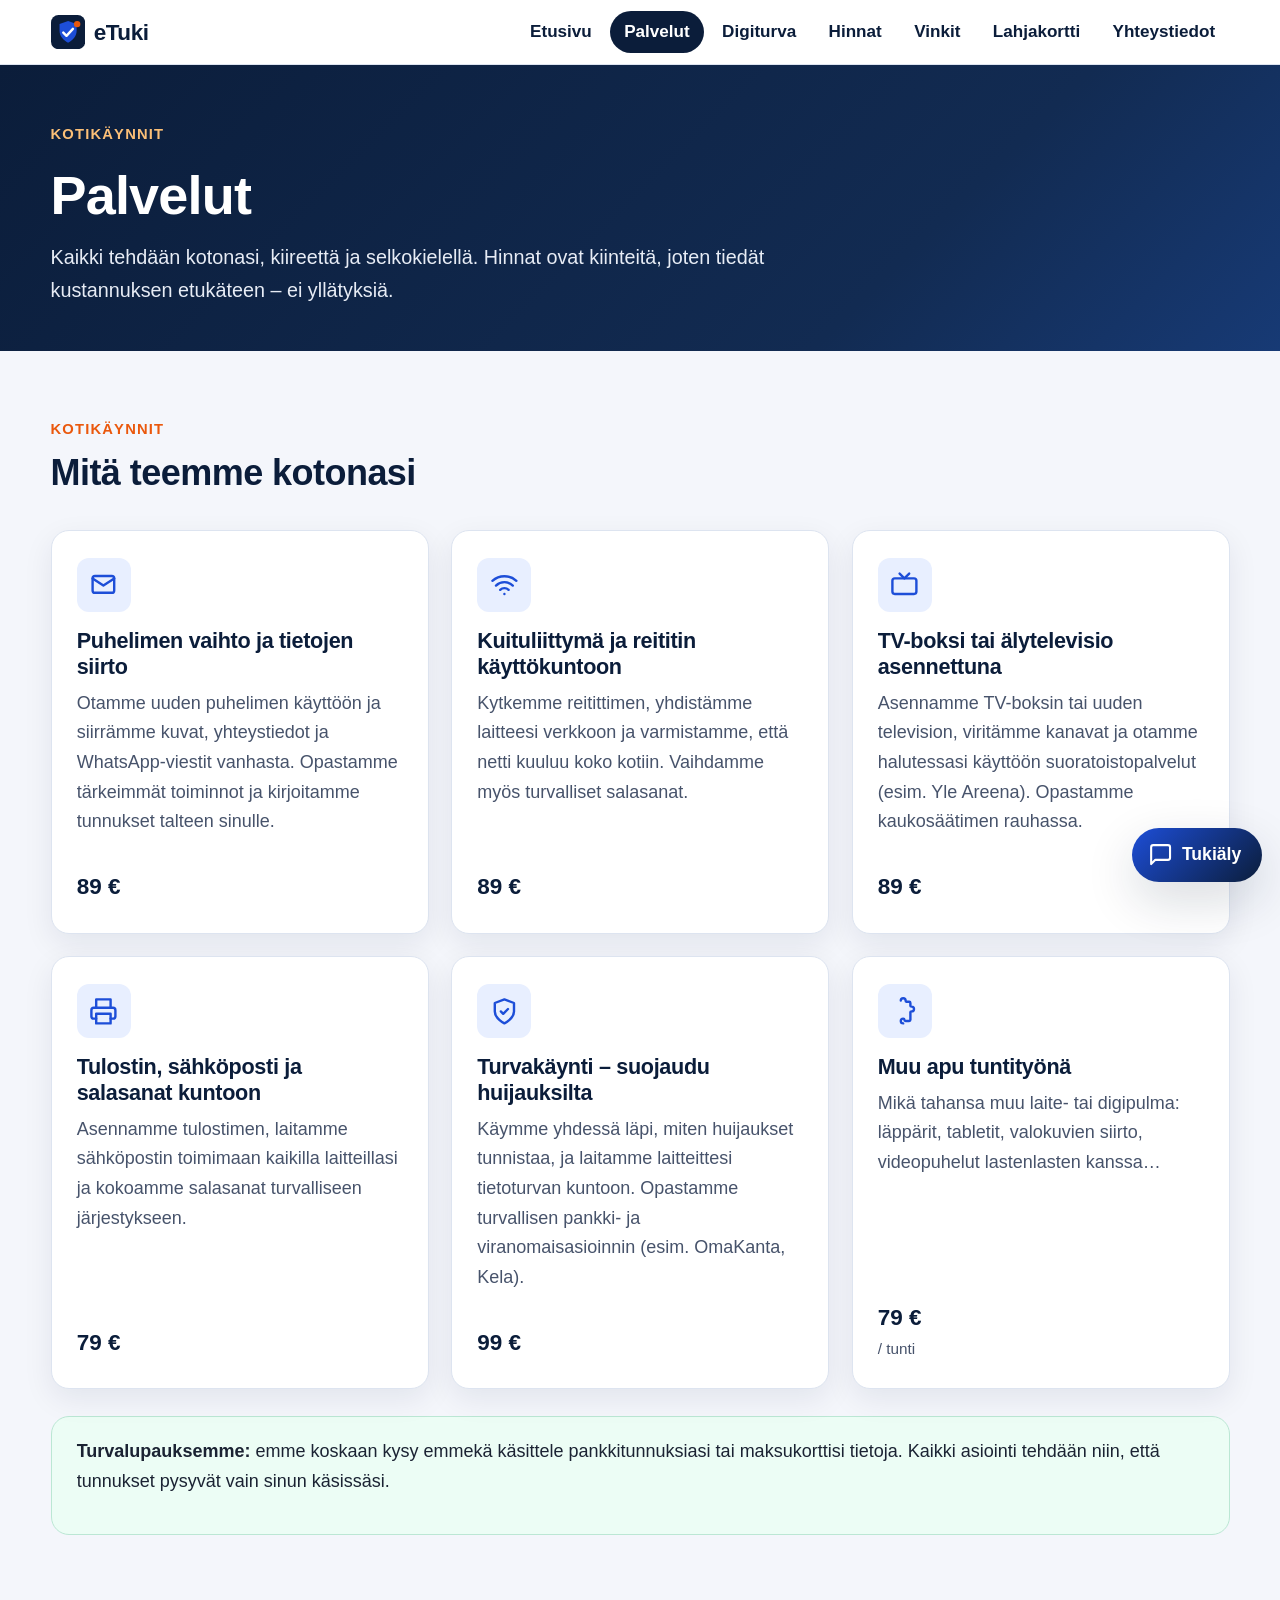
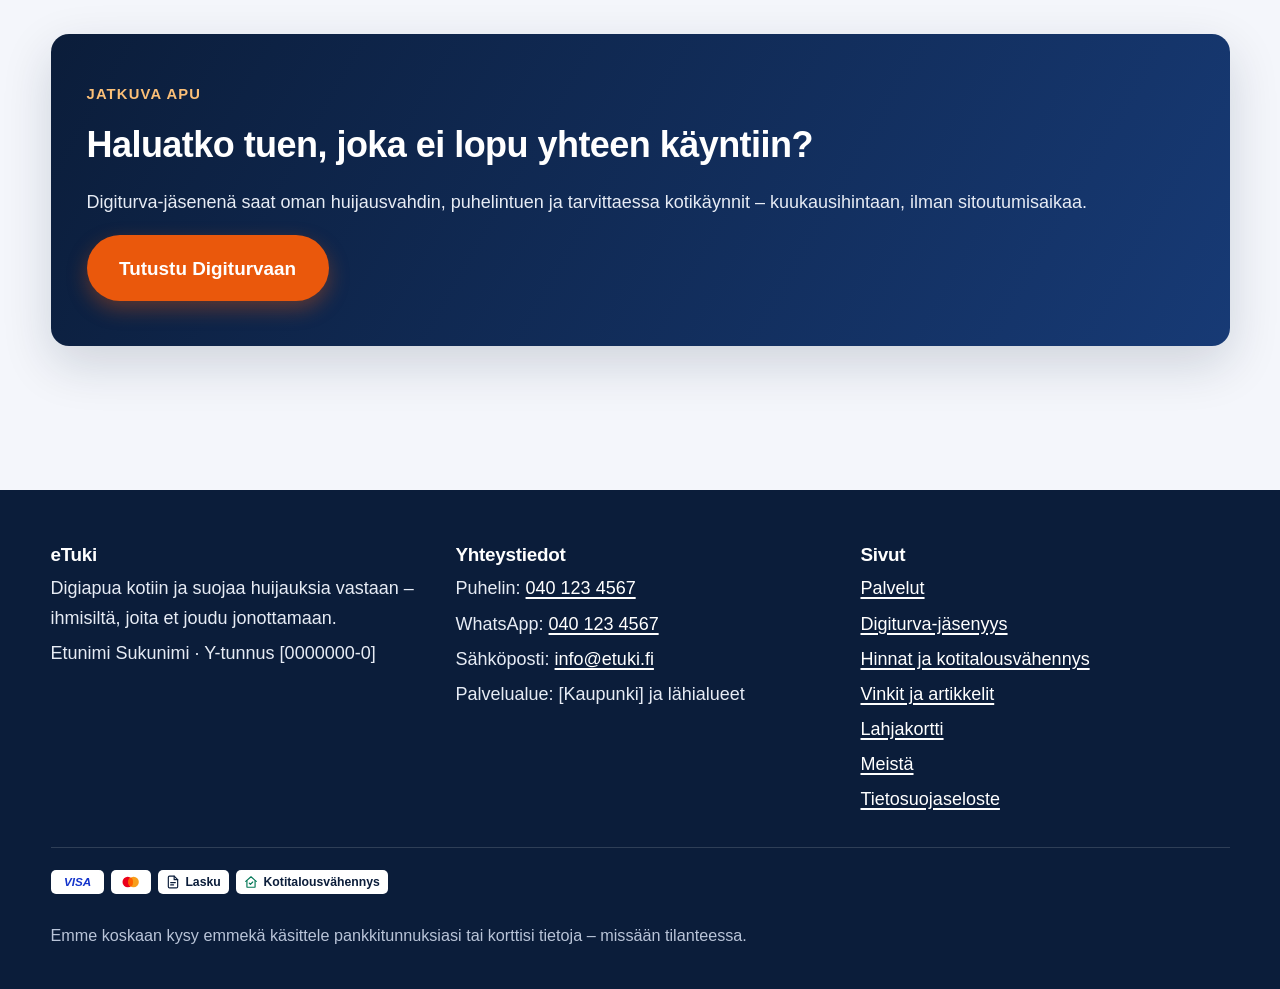
<file: palvelut.html>
<!DOCTYPE html><html lang="fi"><head><meta charset="utf-8"><meta name="viewport" content="width=device-width, initial-scale=1"><title>Palvelut – eTuki | Digiapua kotiin</title><meta name="description" content="Puhelimen vaihto, reitittimen ja TV-boksin asennus, tulostin ja sähköposti kuntoon sekä turvakäynti huijauksia vastaan. Kiinteät hinnat, kotitalousvähennys."><link rel="canonical" href="https://hamzamao.github.io/et-kotisivu/palvelut.html"><link rel="icon" href="favicon.svg" type="image/svg+xml"><meta property="og:type" content="website"><meta property="og:locale" content="fi_FI"><meta property="og:site_name" content="eTuki"><meta property="og:title" content="Palvelut – eTuki | Digiapua kotiin"><meta property="og:description" content="Puhelimen vaihto, reitittimen ja TV-boksin asennus, tulostin ja sähköposti kuntoon sekä turvakäynti huijauksia vastaan. Kiinteät hinnat, kotitalousvähennys."><meta property="og:image" content="https://hamzamao.github.io/et-kotisivu/og-kuva.jpg"><meta property="og:url" content="https://hamzamao.github.io/et-kotisivu/palvelut.html"><meta name="twitter:card" content="summary_large_image"><meta name="twitter:title" content="Palvelut – eTuki | Digiapua kotiin"><meta name="twitter:description" content="Puhelimen vaihto, reitittimen ja TV-boksin asennus, tulostin ja sähköposti kuntoon sekä turvakäynti huijauksia vastaan. Kiinteät hinnat, kotitalousvähennys."><meta name="twitter:image" content="https://hamzamao.github.io/et-kotisivu/og-kuva.jpg"><link rel="stylesheet" href="css/style.css"><script>document.documentElement.className+=" js";</script></head><body><a class="ohita" href="#sisalto">Siirry sisältöön</a><header class="ylatunniste"><div class="sisalto"><a class="logo" href="index.html"><svg viewBox="0 0 64 64" aria-hidden="true"><rect width="64" height="64" rx="14" fill="#0b1d3a"/><path d="M32 11l16 6v12c0 11-7 18-16 23-9-5-16-12-16-23V17l16-6z" fill="#1d4ed8"/><path d="M23 33l6 6 12-13" fill="none" stroke="#fff" stroke-width="4.5" stroke-linecap="round" stroke-linejoin="round"/><circle cx="49" cy="17" r="6" fill="#ea580c"/></svg><span class="merkkiteksti">eTuki</span></a><button class="nav-toggle" aria-controls="paavalikko" aria-expanded="false" aria-label="Avaa valikko"><svg viewBox="0 0 24 24" fill="none" stroke="currentColor" stroke-width="2" stroke-linecap="round" stroke-linejoin="round" aria-hidden="true"><line x1="3" y1="6" x2="21" y2="6"/><line x1="3" y1="12" x2="21" y2="12"/><line x1="3" y1="18" x2="21" y2="18"/></svg></button><nav class="navigaatio" aria-label="Päävalikko"><ul id="paavalikko"><li><a href="index.html">Etusivu</a></li><li><a href="palvelut.html" aria-current="page">Palvelut</a></li><li><a href="digiturva.html">Digiturva</a></li><li><a href="hinnat.html">Hinnat</a></li><li><a href="vinkit.html">Vinkit</a></li><li><a href="lahjakortti.html">Lahjakortti</a></li><li><a href="yhteys.html">Yhteystiedot</a></li></ul></nav></div></header><main id="sisalto"><section class="sivuotsikko"><div class="sisalto"><span class="kulmake">Kotikäynnit</span><h1>Palvelut</h1><p>Kaikki tehdään kotonasi, kiireettä ja selkokielellä. Hinnat ovat kiinteitä, joten tiedät kustannuksen etukäteen – ei yllätyksiä.</p></div></section><section class="osio"><div class="sisalto reveal"><div class="osio-otsikko"><span class="ylarivi">Kotikäynnit</span><h2>Mitä teemme kotonasi</h2></div><ul class="korttilista"><li class="kortti"><div class="ikoni"><svg viewBox="0 0 24 24" fill="none" stroke="currentColor" stroke-width="2" stroke-linecap="round" stroke-linejoin="round" aria-hidden="true"><rect x="3" y="5" width="18" height="14" rx="2"/><polyline points="3 7 12 13 21 7"/></svg></div><h3>Puhelimen vaihto ja tietojen siirto</h3><p class="haalea">Otamme uuden puhelimen käyttöön ja siirrämme kuvat, yhteystiedot ja WhatsApp-viestit vanhasta. Opastamme tärkeimmät toiminnot ja kirjoitamme tunnukset talteen sinulle.</p><span class="hinta">89 €</span></li><li class="kortti"><div class="ikoni"><svg viewBox="0 0 24 24" fill="none" stroke="currentColor" stroke-width="2" stroke-linecap="round" stroke-linejoin="round" aria-hidden="true"><path d="M5 13a10 10 0 0 1 14 0"/><path d="M8.5 16.5a5 5 0 0 1 7 0"/><line x1="12" y1="20" x2="12.01" y2="20"/><path d="M2 9a15 15 0 0 1 20 0"/></svg></div><h3>Kuituliittymä ja reititin käyttökuntoon</h3><p class="haalea">Kytkemme reitittimen, yhdistämme laitteesi verkkoon ja varmistamme, että netti kuuluu koko kotiin. Vaihdamme myös turvalliset salasanat.</p><span class="hinta">89 €</span></li><li class="kortti"><div class="ikoni"><svg viewBox="0 0 24 24" fill="none" stroke="currentColor" stroke-width="2" stroke-linecap="round" stroke-linejoin="round" aria-hidden="true"><rect x="2" y="7" width="20" height="13" rx="2"/><polyline points="8 3 12 7 16 3"/></svg></div><h3>TV-boksi tai älytelevisio asennettuna</h3><p class="haalea">Asennamme TV-boksin tai uuden television, viritämme kanavat ja otamme halutessasi käyttöön suoratoistopalvelut (esim. Yle Areena). Opastamme kaukosäätimen rauhassa.</p><span class="hinta">89 €</span></li><li class="kortti"><div class="ikoni"><svg viewBox="0 0 24 24" fill="none" stroke="currentColor" stroke-width="2" stroke-linecap="round" stroke-linejoin="round" aria-hidden="true"><polyline points="6 9 6 2 18 2 18 9"/><path d="M6 18H4a2 2 0 0 1-2-2v-5a2 2 0 0 1 2-2h16a2 2 0 0 1 2 2v5a2 2 0 0 1-2 2h-2"/><rect x="6" y="14" width="12" height="8"/></svg></div><h3>Tulostin, sähköposti ja salasanat kuntoon</h3><p class="haalea">Asennamme tulostimen, laitamme sähköpostin toimimaan kaikilla laitteillasi ja kokoamme salasanat turvalliseen järjestykseen.</p><span class="hinta">79 €</span></li><li class="kortti"><div class="ikoni"><svg viewBox="0 0 24 24" fill="none" stroke="currentColor" stroke-width="2" stroke-linecap="round" stroke-linejoin="round" aria-hidden="true"><path d="M12 22s8-4 8-10V5l-8-3-8 3v7c0 6 8 10 8 10z"/><polyline points="9 12 11 14 15 10"/></svg></div><h3>Turvakäynti – suojaudu huijauksilta</h3><p class="haalea">Käymme yhdessä läpi, miten huijaukset tunnistaa, ja laitamme laitteittesi tietoturvan kuntoon. Opastamme turvallisen pankki- ja viranomaisasioinnin (esim. OmaKanta, Kela).</p><span class="hinta">99 €</span></li><li class="kortti"><div class="ikoni"><svg viewBox="0 0 24 24" fill="none" stroke="currentColor" stroke-width="2" stroke-linecap="round" stroke-linejoin="round" aria-hidden="true"><path d="M9 3a2 2 0 0 1 4 0c0 .5 0 1 .5 1H16a1 1 0 0 1 1 1v2.5c0 .5.5.5 1 .5a2 2 0 0 1 0 4c-.5 0-1 0-1 .5V19a1 1 0 0 1-1 1h-3a1 1 0 0 1-1-1c0-.5-.5-1-1-1a2 2 0 0 0 0 4"/></svg></div><h3>Muu apu tuntityönä</h3><p class="haalea">Mikä tahansa muu laite- tai digipulma: läppärit, tabletit, valokuvien siirto, videopuhelut lastenlasten kanssa…</p><span class="hinta">79 € <small>/ tunti</small></span></li></ul><div class="huomio turva"><p><strong>Turvalupauksemme:</strong> emme koskaan kysy emmekä käsittele pankkitunnuksiasi tai maksukorttisi tietoja. Kaikki asiointi tehdään niin, että tunnukset pysyvät vain sinun käsissäsi.</p></div></div></section><section><div class="sisalto"><div class="kaista reveal"><span class="kulmake">Jatkuva apu</span><h2>Haluatko tuen, joka ei lopu yhteen käyntiin?</h2><p>Digiturva-jäsenenä saat oman huijausvahdin, puhelintuen ja tarvittaessa kotikäynnit – kuukausihintaan, ilman sitoutumisaikaa.</p><a class="nappi" href="digiturva.html">Tutustu Digiturvaan</a></div></div></section></main><footer class="alatunniste"><div class="sisalto"><div class="sarakkeet"><div><h3>eTuki</h3><p>Digiapua kotiin ja suojaa huijauksia vastaan – ihmisiltä, joita et joudu jonottamaan.</p><p>Etunimi Sukunimi · Y-tunnus [0000000-0]</p></div><div><h3>Yhteystiedot</h3><p>Puhelin: <a href="tel:+358401234567">040 123 4567</a></p><p>WhatsApp: <a href="https://wa.me/358401234567?text=Hei%2C%20haluaisin%20tarkistuttaa%20ep%C3%A4ilytt%C3%A4v%C3%A4n%20viestin.">040 123 4567</a></p><p>Sähköposti: <a href="mailto:info@etuki.fi">info@etuki.fi</a></p><p>Palvelualue: [Kaupunki] ja lähialueet</p></div><div><h3>Sivut</h3><ul><li><a href="palvelut.html">Palvelut</a></li><li><a href="digiturva.html">Digiturva-jäsenyys</a></li><li><a href="hinnat.html">Hinnat ja kotitalousvähennys</a></li><li><a href="vinkit.html">Vinkit ja artikkelit</a></li><li><a href="lahjakortti.html">Lahjakortti</a></li><li><a href="meista.html">Meistä</a></li><li><a href="tietosuoja.html">Tietosuojaseloste</a></li></ul></div></div><div class="maksumerkit"><span class="merkki" role="img" aria-label="Visa"><svg viewBox="0 0 48 18" aria-hidden="true"><text x="24" y="14" text-anchor="middle" font-family="Arial, Helvetica, sans-serif" font-weight="700" font-style="italic" font-size="15" fill="#1434cb">VISA</text></svg></span><span class="merkki" role="img" aria-label="Mastercard"><svg viewBox="0 0 40 24" aria-hidden="true"><circle cx="15" cy="12" r="9" fill="#eb001b"/><circle cx="25" cy="12" r="9" fill="#f79e1b"/><ellipse cx="20" cy="12" rx="4" ry="7.4" fill="#ff5f00"/></svg></span><span class="merkki merkki-teksti"><svg viewBox="0 0 24 24" fill="none" stroke="currentColor" stroke-width="2" stroke-linecap="round" stroke-linejoin="round" aria-hidden="true"><path d="M14 2H6a2 2 0 0 0-2 2v16a2 2 0 0 0 2 2h12a2 2 0 0 0 2-2V8z"/><polyline points="14 2 14 8 20 8"/><line x1="8" y1="13" x2="16" y2="13"/><line x1="8" y1="17" x2="13" y2="17"/></svg><span>Lasku</span></span><span class="merkki merkki-teksti kotitalous"><svg viewBox="0 0 24 24" fill="none" stroke="currentColor" stroke-width="2" stroke-linecap="round" stroke-linejoin="round" aria-hidden="true"><path d="M3 11l9-8 9 8"/><path d="M5 10v10a1 1 0 0 0 1 1h12a1 1 0 0 0 1-1V10"/><polyline points="9 14 11 16 15 12"/></svg><span>Kotitalousvähennys</span></span></div><p class="pohja">Emme koskaan kysy emmekä käsittele pankkitunnuksiasi tai korttisi tietoja – missään tilanteessa.</p></div></footer><div class="soita-palkki"><a href="tel:+358401234567" class="nappi"><svg viewBox="0 0 24 24" fill="none" stroke="currentColor" stroke-width="2" stroke-linecap="round" stroke-linejoin="round" aria-hidden="true"><path d="M22 16.92v3a2 2 0 0 1-2.18 2 19.8 19.8 0 0 1-8.63-3.07 19.5 19.5 0 0 1-6-6 19.8 19.8 0 0 1-3.07-8.67A2 2 0 0 1 4.11 2h3a2 2 0 0 1 2 1.72c.13.96.36 1.9.7 2.81a2 2 0 0 1-.45 2.11L8.09 9.91a16 16 0 0 0 6 6l1.27-1.27a2 2 0 0 1 2.11-.45c.91.34 1.85.57 2.81.7A2 2 0 0 1 22 16.92z"/></svg> Soita 040 123 4567</a></div><div class="tukialy" data-tukialy data-puh="+358401234567" data-naytto="040 123 4567" data-wa="https://wa.me/358401234567?text=Hei%2C%20haluaisin%20tarkistuttaa%20ep%C3%A4ilytt%C3%A4v%C3%A4n%20viestin."><button class="tukialy-nappi" type="button" aria-haspopup="dialog" aria-expanded="false" aria-controls="tukialy-paneeli" aria-label="Avaa Tukiäly-apuri"><span class="tukialy-nappi-ikoni"><svg viewBox="0 0 24 24" fill="none" stroke="currentColor" stroke-width="2" stroke-linecap="round" stroke-linejoin="round" aria-hidden="true"><path d="M21 15a2 2 0 0 1-2 2H7l-4 4V5a2 2 0 0 1 2-2h14a2 2 0 0 1 2 2z"/></svg></span><span class="tukialy-nappi-teksti">Tukiäly</span></button><div class="tukialy-paneeli" id="tukialy-paneeli" role="dialog" aria-label="Tukiäly"><div class="tukialy-ylaosa"><span class="tukialy-avatar"><svg viewBox="0 0 24 24" fill="none" stroke="currentColor" stroke-width="2" stroke-linecap="round" stroke-linejoin="round" aria-hidden="true"><path d="M12 2 4 5v6c0 5 3.5 8.5 8 11 4.5-2.5 8-6 8-11V5l-8-3z"/><polyline points="9 12 11 14 15 10"/></svg><span class="tukialy-online" aria-hidden="true"></span></span><span class="tukialy-otsikot"><strong>Tukiäly</strong><span class="tukialy-alaotsikko">eTukin automaattinen apuri</span></span><button class="tukialy-sulje" type="button" aria-label="Sulje"><svg viewBox="0 0 24 24" fill="none" stroke="currentColor" stroke-width="2" stroke-linecap="round" stroke-linejoin="round" aria-hidden="true"><line x1="18" y1="6" x2="6" y2="18"/><line x1="6" y1="6" x2="18" y2="18"/></svg></button></div><div class="tukialy-viestit" aria-live="polite"></div><div class="tukialy-pikavalinnat"></div><form class="tukialy-syote" autocomplete="off"><label class="nakymaton" for="tukialy-kentta">Kirjoita kysymys</label><input id="tukialy-kentta" type="text" placeholder="Kirjoita kysymys…"><button type="submit" class="tukialy-laheta" aria-label="Lähetä"><svg viewBox="0 0 24 24" fill="none" stroke="currentColor" stroke-width="2" stroke-linecap="round" stroke-linejoin="round" aria-hidden="true"><line x1="22" y1="2" x2="11" y2="13"/><polygon points="22 2 15 22 11 13 2 9 22 2"/></svg></button></form></div></div><script src="js/main.js" defer></script></body></html>
</file>
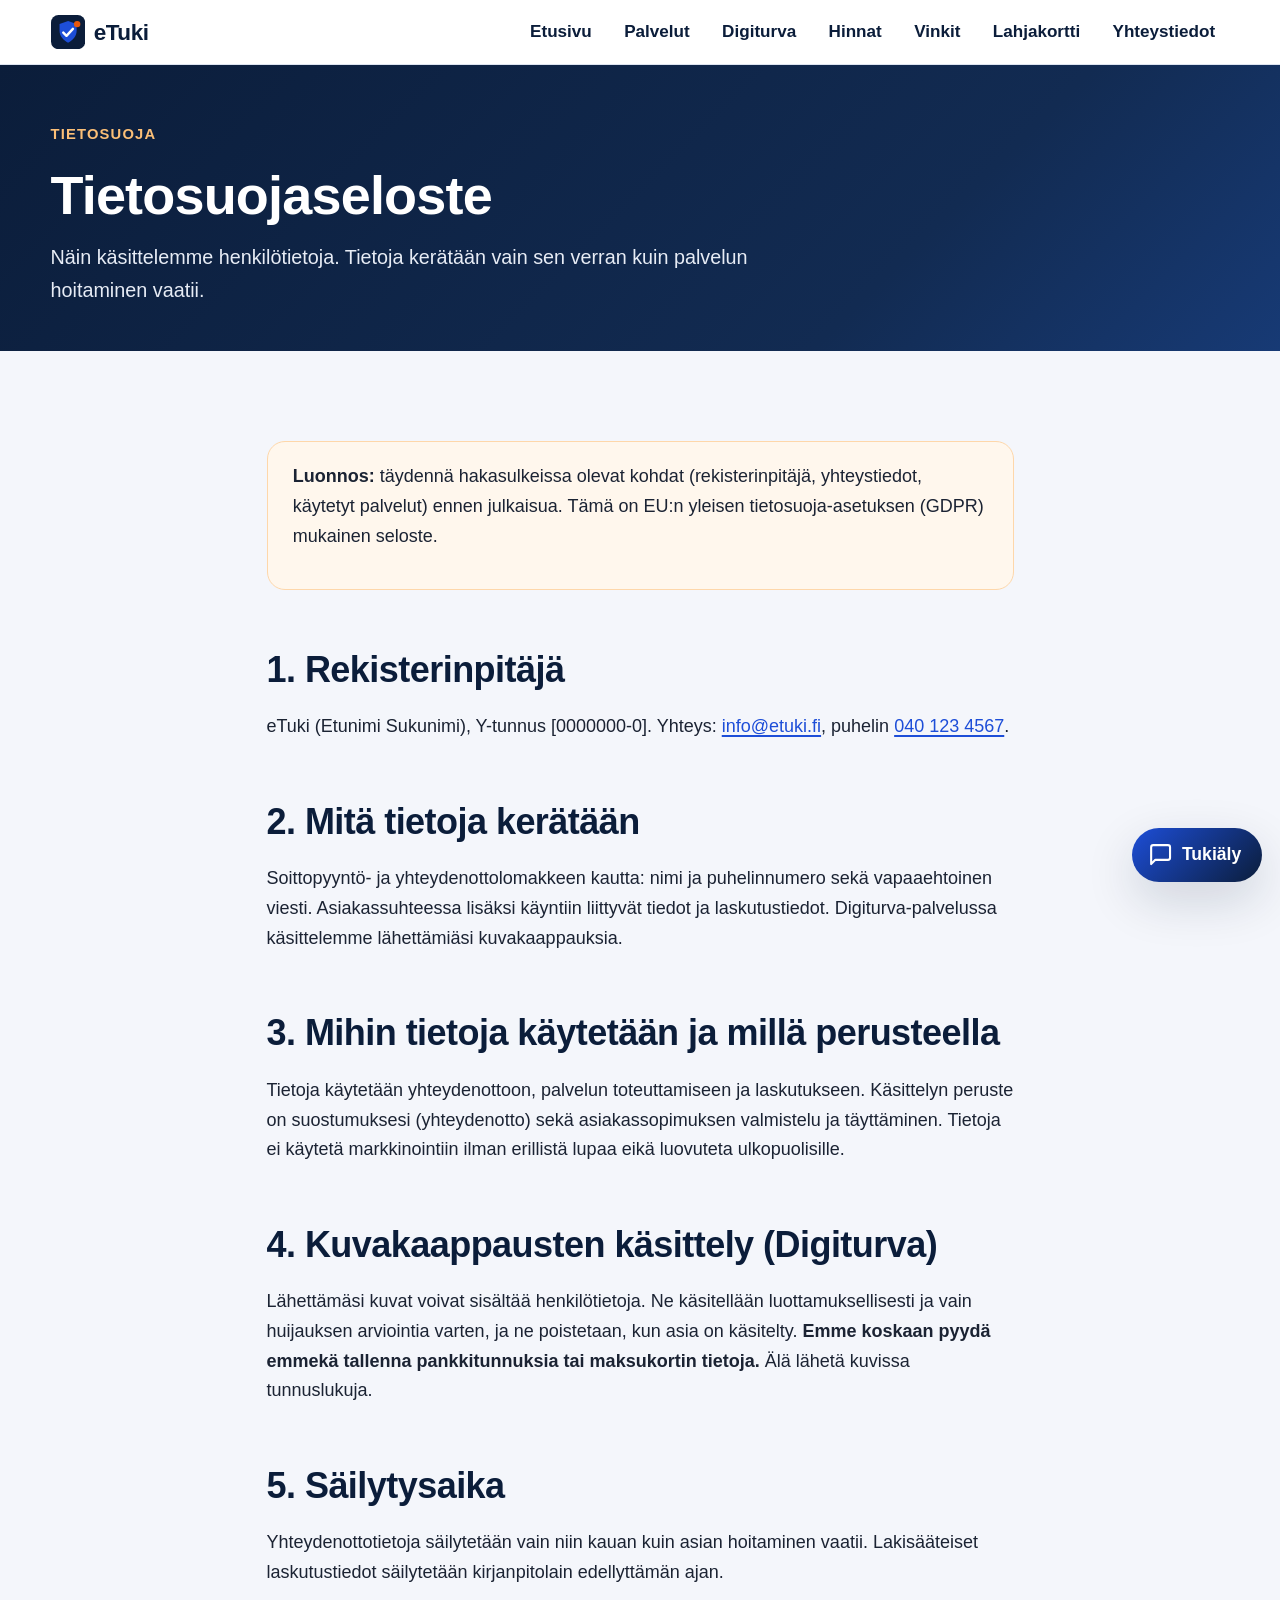
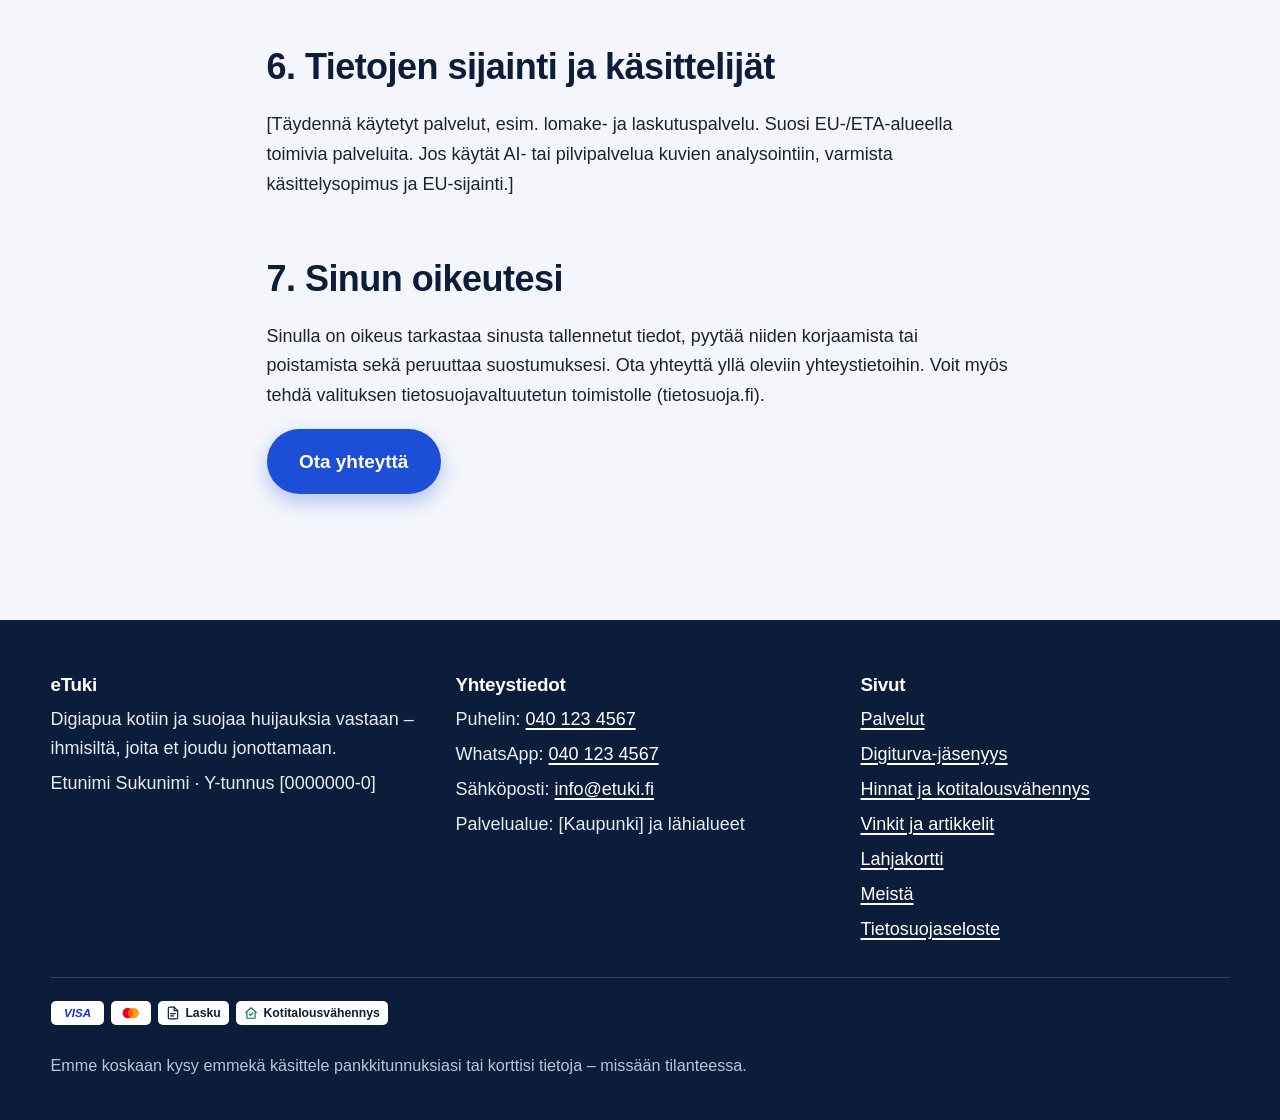
<file: tietosuoja.html>
<!DOCTYPE html><html lang="fi"><head><meta charset="utf-8"><meta name="viewport" content="width=device-width, initial-scale=1"><title>Tietosuojaseloste – eTuki</title><meta name="description" content="Näin eTuki käsittelee henkilötietoja GDPR:n mukaisesti. Tietoja kerätään vain palvelun hoitamiseksi, eikä pankkitunnuksia koskaan pyydetä."><link rel="canonical" href="https://hamzamao.github.io/et-kotisivu/tietosuoja.html"><link rel="icon" href="favicon.svg" type="image/svg+xml"><meta property="og:type" content="website"><meta property="og:locale" content="fi_FI"><meta property="og:site_name" content="eTuki"><meta property="og:title" content="Tietosuojaseloste – eTuki"><meta property="og:description" content="Näin eTuki käsittelee henkilötietoja GDPR:n mukaisesti. Tietoja kerätään vain palvelun hoitamiseksi, eikä pankkitunnuksia koskaan pyydetä."><meta property="og:image" content="https://hamzamao.github.io/et-kotisivu/og-kuva.jpg"><meta property="og:url" content="https://hamzamao.github.io/et-kotisivu/tietosuoja.html"><meta name="twitter:card" content="summary_large_image"><meta name="twitter:title" content="Tietosuojaseloste – eTuki"><meta name="twitter:description" content="Näin eTuki käsittelee henkilötietoja GDPR:n mukaisesti. Tietoja kerätään vain palvelun hoitamiseksi, eikä pankkitunnuksia koskaan pyydetä."><meta name="twitter:image" content="https://hamzamao.github.io/et-kotisivu/og-kuva.jpg"><link rel="stylesheet" href="css/style.css"><script>document.documentElement.className+=" js";</script></head><body><a class="ohita" href="#sisalto">Siirry sisältöön</a><header class="ylatunniste"><div class="sisalto"><a class="logo" href="index.html"><svg viewBox="0 0 64 64" aria-hidden="true"><rect width="64" height="64" rx="14" fill="#0b1d3a"/><path d="M32 11l16 6v12c0 11-7 18-16 23-9-5-16-12-16-23V17l16-6z" fill="#1d4ed8"/><path d="M23 33l6 6 12-13" fill="none" stroke="#fff" stroke-width="4.5" stroke-linecap="round" stroke-linejoin="round"/><circle cx="49" cy="17" r="6" fill="#ea580c"/></svg><span class="merkkiteksti">eTuki</span></a><button class="nav-toggle" aria-controls="paavalikko" aria-expanded="false" aria-label="Avaa valikko"><svg viewBox="0 0 24 24" fill="none" stroke="currentColor" stroke-width="2" stroke-linecap="round" stroke-linejoin="round" aria-hidden="true"><line x1="3" y1="6" x2="21" y2="6"/><line x1="3" y1="12" x2="21" y2="12"/><line x1="3" y1="18" x2="21" y2="18"/></svg></button><nav class="navigaatio" aria-label="Päävalikko"><ul id="paavalikko"><li><a href="index.html">Etusivu</a></li><li><a href="palvelut.html">Palvelut</a></li><li><a href="digiturva.html">Digiturva</a></li><li><a href="hinnat.html">Hinnat</a></li><li><a href="vinkit.html">Vinkit</a></li><li><a href="lahjakortti.html">Lahjakortti</a></li><li><a href="yhteys.html">Yhteystiedot</a></li></ul></nav></div></header><main id="sisalto"><section class="sivuotsikko"><div class="sisalto"><span class="kulmake">Tietosuoja</span><h1>Tietosuojaseloste</h1><p>Näin käsittelemme henkilötietoja. Tietoja kerätään vain sen verran kuin palvelun hoitaminen vaatii.</p></div></section><section class="osio"><div class="sisalto reveal artikkeli"><div class="huomio varoitus"><p><strong>Luonnos:</strong> täydennä hakasulkeissa olevat kohdat (rekisterinpitäjä, yhteystiedot, käytetyt palvelut) ennen julkaisua. Tämä on EU:n yleisen tietosuoja-asetuksen (GDPR) mukainen seloste.</p></div><h2>1. Rekisterinpitäjä</h2><p>eTuki (Etunimi Sukunimi), Y-tunnus [0000000-0]. Yhteys: <a href="mailto:info@etuki.fi">info@etuki.fi</a>, puhelin <a href="tel:+358401234567">040 123 4567</a>.</p><h2>2. Mitä tietoja kerätään</h2><p>Soittopyyntö- ja yhteydenottolomakkeen kautta: nimi ja puhelinnumero sekä vapaaehtoinen viesti. Asiakassuhteessa lisäksi käyntiin liittyvät tiedot ja laskutustiedot. Digiturva-palvelussa käsittelemme lähettämiäsi kuvakaappauksia.</p><h2>3. Mihin tietoja käytetään ja millä perusteella</h2><p>Tietoja käytetään yhteydenottoon, palvelun toteuttamiseen ja laskutukseen. Käsittelyn peruste on suostumuksesi (yhteydenotto) sekä asiakassopimuksen valmistelu ja täyttäminen. Tietoja ei käytetä markkinointiin ilman erillistä lupaa eikä luovuteta ulkopuolisille.</p><h2>4. Kuvakaappausten käsittely (Digiturva)</h2><p>Lähettämäsi kuvat voivat sisältää henkilötietoja. Ne käsitellään luottamuksellisesti ja vain huijauksen arviointia varten, ja ne poistetaan, kun asia on käsitelty. <strong>Emme koskaan pyydä emmekä tallenna pankkitunnuksia tai maksukortin tietoja.</strong> Älä lähetä kuvissa tunnuslukuja.</p><h2>5. Säilytysaika</h2><p>Yhteydenottotietoja säilytetään vain niin kauan kuin asian hoitaminen vaatii. Lakisääteiset laskutustiedot säilytetään kirjanpitolain edellyttämän ajan.</p><h2>6. Tietojen sijainti ja käsittelijät</h2><p>[Täydennä käytetyt palvelut, esim. lomake- ja laskutuspalvelu. Suosi EU-/ETA-alueella toimivia palveluita. Jos käytät AI- tai pilvipalvelua kuvien analysointiin, varmista käsittelysopimus ja EU-sijainti.]</p><h2>7. Sinun oikeutesi</h2><p>Sinulla on oikeus tarkastaa sinusta tallennetut tiedot, pyytää niiden korjaamista tai poistamista sekä peruuttaa suostumuksesi. Ota yhteyttä yllä oleviin yhteystietoihin. Voit myös tehdä valituksen tietosuojavaltuutetun toimistolle (tietosuoja.fi).</p><p><a class="nappi toissijainen" href="yhteys.html">Ota yhteyttä</a></p></div></section></main><footer class="alatunniste"><div class="sisalto"><div class="sarakkeet"><div><h3>eTuki</h3><p>Digiapua kotiin ja suojaa huijauksia vastaan – ihmisiltä, joita et joudu jonottamaan.</p><p>Etunimi Sukunimi · Y-tunnus [0000000-0]</p></div><div><h3>Yhteystiedot</h3><p>Puhelin: <a href="tel:+358401234567">040 123 4567</a></p><p>WhatsApp: <a href="https://wa.me/358401234567?text=Hei%2C%20haluaisin%20tarkistuttaa%20ep%C3%A4ilytt%C3%A4v%C3%A4n%20viestin.">040 123 4567</a></p><p>Sähköposti: <a href="mailto:info@etuki.fi">info@etuki.fi</a></p><p>Palvelualue: [Kaupunki] ja lähialueet</p></div><div><h3>Sivut</h3><ul><li><a href="palvelut.html">Palvelut</a></li><li><a href="digiturva.html">Digiturva-jäsenyys</a></li><li><a href="hinnat.html">Hinnat ja kotitalousvähennys</a></li><li><a href="vinkit.html">Vinkit ja artikkelit</a></li><li><a href="lahjakortti.html">Lahjakortti</a></li><li><a href="meista.html">Meistä</a></li><li><a href="tietosuoja.html">Tietosuojaseloste</a></li></ul></div></div><div class="maksumerkit"><span class="merkki" role="img" aria-label="Visa"><svg viewBox="0 0 48 18" aria-hidden="true"><text x="24" y="14" text-anchor="middle" font-family="Arial, Helvetica, sans-serif" font-weight="700" font-style="italic" font-size="15" fill="#1434cb">VISA</text></svg></span><span class="merkki" role="img" aria-label="Mastercard"><svg viewBox="0 0 40 24" aria-hidden="true"><circle cx="15" cy="12" r="9" fill="#eb001b"/><circle cx="25" cy="12" r="9" fill="#f79e1b"/><ellipse cx="20" cy="12" rx="4" ry="7.4" fill="#ff5f00"/></svg></span><span class="merkki merkki-teksti"><svg viewBox="0 0 24 24" fill="none" stroke="currentColor" stroke-width="2" stroke-linecap="round" stroke-linejoin="round" aria-hidden="true"><path d="M14 2H6a2 2 0 0 0-2 2v16a2 2 0 0 0 2 2h12a2 2 0 0 0 2-2V8z"/><polyline points="14 2 14 8 20 8"/><line x1="8" y1="13" x2="16" y2="13"/><line x1="8" y1="17" x2="13" y2="17"/></svg><span>Lasku</span></span><span class="merkki merkki-teksti kotitalous"><svg viewBox="0 0 24 24" fill="none" stroke="currentColor" stroke-width="2" stroke-linecap="round" stroke-linejoin="round" aria-hidden="true"><path d="M3 11l9-8 9 8"/><path d="M5 10v10a1 1 0 0 0 1 1h12a1 1 0 0 0 1-1V10"/><polyline points="9 14 11 16 15 12"/></svg><span>Kotitalousvähennys</span></span></div><p class="pohja">Emme koskaan kysy emmekä käsittele pankkitunnuksiasi tai korttisi tietoja – missään tilanteessa.</p></div></footer><div class="soita-palkki"><a href="tel:+358401234567" class="nappi"><svg viewBox="0 0 24 24" fill="none" stroke="currentColor" stroke-width="2" stroke-linecap="round" stroke-linejoin="round" aria-hidden="true"><path d="M22 16.92v3a2 2 0 0 1-2.18 2 19.8 19.8 0 0 1-8.63-3.07 19.5 19.5 0 0 1-6-6 19.8 19.8 0 0 1-3.07-8.67A2 2 0 0 1 4.11 2h3a2 2 0 0 1 2 1.72c.13.96.36 1.9.7 2.81a2 2 0 0 1-.45 2.11L8.09 9.91a16 16 0 0 0 6 6l1.27-1.27a2 2 0 0 1 2.11-.45c.91.34 1.85.57 2.81.7A2 2 0 0 1 22 16.92z"/></svg> Soita 040 123 4567</a></div><div class="tukialy" data-tukialy data-puh="+358401234567" data-naytto="040 123 4567" data-wa="https://wa.me/358401234567?text=Hei%2C%20haluaisin%20tarkistuttaa%20ep%C3%A4ilytt%C3%A4v%C3%A4n%20viestin."><button class="tukialy-nappi" type="button" aria-haspopup="dialog" aria-expanded="false" aria-controls="tukialy-paneeli" aria-label="Avaa Tukiäly-apuri"><span class="tukialy-nappi-ikoni"><svg viewBox="0 0 24 24" fill="none" stroke="currentColor" stroke-width="2" stroke-linecap="round" stroke-linejoin="round" aria-hidden="true"><path d="M21 15a2 2 0 0 1-2 2H7l-4 4V5a2 2 0 0 1 2-2h14a2 2 0 0 1 2 2z"/></svg></span><span class="tukialy-nappi-teksti">Tukiäly</span></button><div class="tukialy-paneeli" id="tukialy-paneeli" role="dialog" aria-label="Tukiäly"><div class="tukialy-ylaosa"><span class="tukialy-avatar"><svg viewBox="0 0 24 24" fill="none" stroke="currentColor" stroke-width="2" stroke-linecap="round" stroke-linejoin="round" aria-hidden="true"><path d="M12 2 4 5v6c0 5 3.5 8.5 8 11 4.5-2.5 8-6 8-11V5l-8-3z"/><polyline points="9 12 11 14 15 10"/></svg><span class="tukialy-online" aria-hidden="true"></span></span><span class="tukialy-otsikot"><strong>Tukiäly</strong><span class="tukialy-alaotsikko">eTukin automaattinen apuri</span></span><button class="tukialy-sulje" type="button" aria-label="Sulje"><svg viewBox="0 0 24 24" fill="none" stroke="currentColor" stroke-width="2" stroke-linecap="round" stroke-linejoin="round" aria-hidden="true"><line x1="18" y1="6" x2="6" y2="18"/><line x1="6" y1="6" x2="18" y2="18"/></svg></button></div><div class="tukialy-viestit" aria-live="polite"></div><div class="tukialy-pikavalinnat"></div><form class="tukialy-syote" autocomplete="off"><label class="nakymaton" for="tukialy-kentta">Kirjoita kysymys</label><input id="tukialy-kentta" type="text" placeholder="Kirjoita kysymys…"><button type="submit" class="tukialy-laheta" aria-label="Lähetä"><svg viewBox="0 0 24 24" fill="none" stroke="currentColor" stroke-width="2" stroke-linecap="round" stroke-linejoin="round" aria-hidden="true"><line x1="22" y1="2" x2="11" y2="13"/><polygon points="22 2 15 22 11 13 2 9 22 2"/></svg></button></form></div></div><script src="js/main.js" defer></script></body></html>
</file>
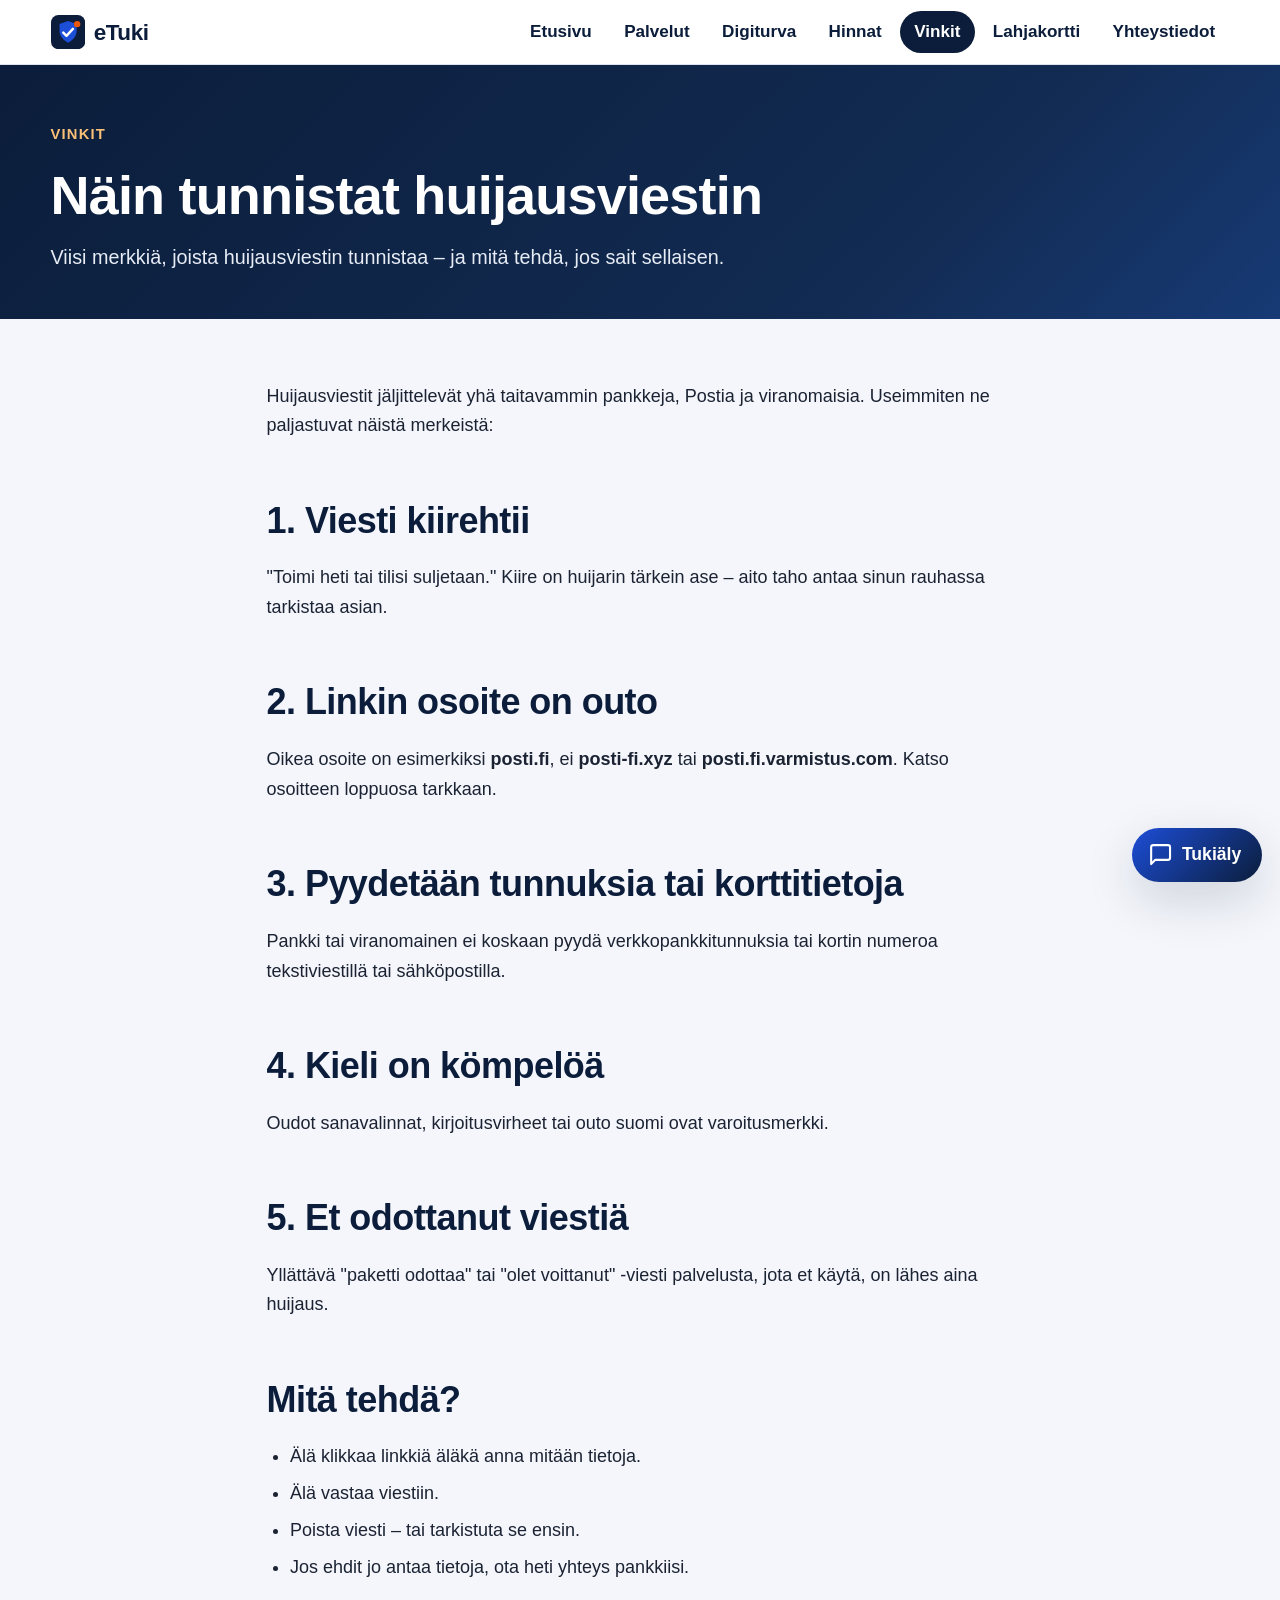
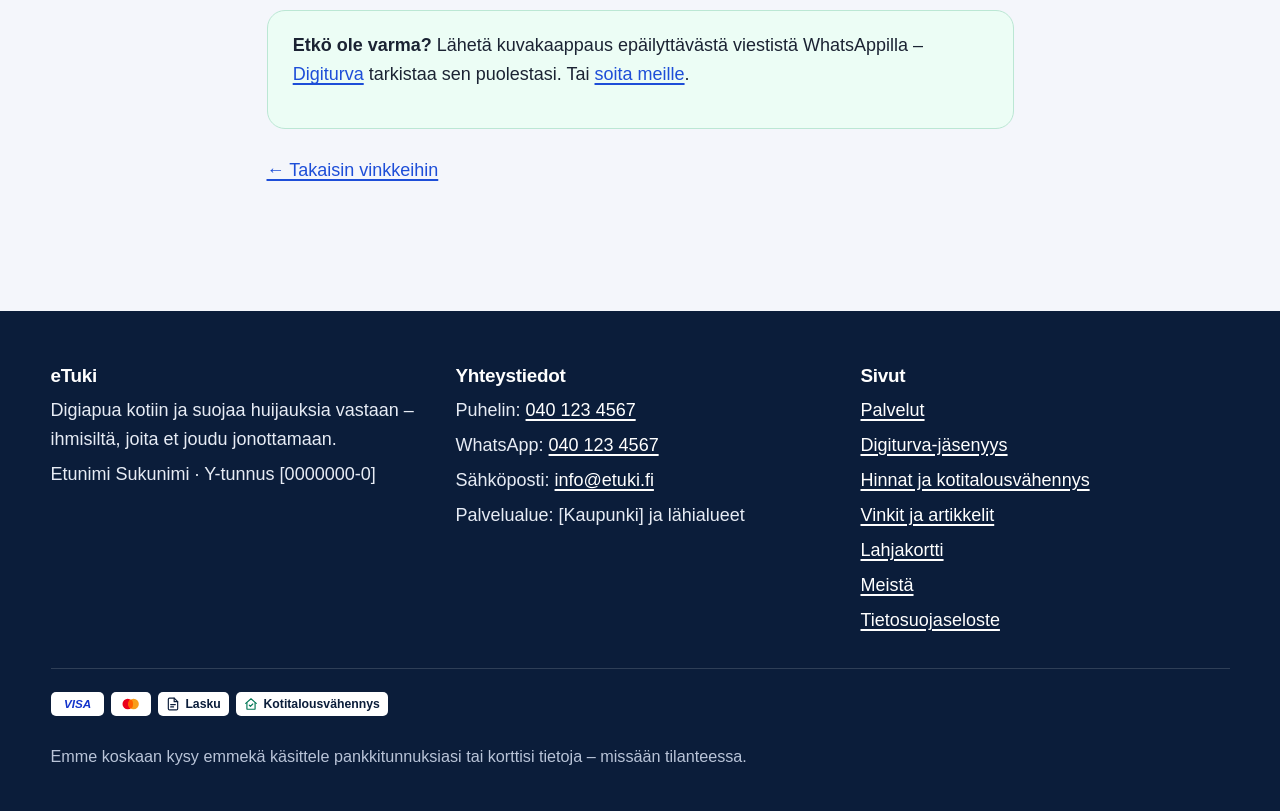
<file: vinkit-huijausviesti.html>
<!DOCTYPE html><html lang="fi"><head><meta charset="utf-8"><meta name="viewport" content="width=device-width, initial-scale=1"><title>Näin tunnistat huijausviestin – eTuki</title><meta name="description" content="Viisi merkkiä, joista huijausviestin tunnistaa – ja mitä tehdä, jos sait sellaisen."><link rel="canonical" href="https://hamzamao.github.io/et-kotisivu/vinkit-huijausviesti.html"><link rel="icon" href="favicon.svg" type="image/svg+xml"><meta property="og:type" content="website"><meta property="og:locale" content="fi_FI"><meta property="og:site_name" content="eTuki"><meta property="og:title" content="Näin tunnistat huijausviestin – eTuki"><meta property="og:description" content="Viisi merkkiä, joista huijausviestin tunnistaa – ja mitä tehdä, jos sait sellaisen."><meta property="og:image" content="https://hamzamao.github.io/et-kotisivu/og-kuva.jpg"><meta property="og:url" content="https://hamzamao.github.io/et-kotisivu/vinkit-huijausviesti.html"><meta name="twitter:card" content="summary_large_image"><meta name="twitter:title" content="Näin tunnistat huijausviestin – eTuki"><meta name="twitter:description" content="Viisi merkkiä, joista huijausviestin tunnistaa – ja mitä tehdä, jos sait sellaisen."><meta name="twitter:image" content="https://hamzamao.github.io/et-kotisivu/og-kuva.jpg"><link rel="stylesheet" href="css/style.css"><script>document.documentElement.className+=" js";</script><script type="application/ld+json">{"@context":"https://schema.org","@type":"Article","headline":"Näin tunnistat huijausviestin","inLanguage":"fi","author":{"@type":"Person","name":"Etunimi Sukunimi"},"publisher":{"@type":"Organization","name":"eTuki"}}</script></head><body><a class="ohita" href="#sisalto">Siirry sisältöön</a><header class="ylatunniste"><div class="sisalto"><a class="logo" href="index.html"><svg viewBox="0 0 64 64" aria-hidden="true"><rect width="64" height="64" rx="14" fill="#0b1d3a"/><path d="M32 11l16 6v12c0 11-7 18-16 23-9-5-16-12-16-23V17l16-6z" fill="#1d4ed8"/><path d="M23 33l6 6 12-13" fill="none" stroke="#fff" stroke-width="4.5" stroke-linecap="round" stroke-linejoin="round"/><circle cx="49" cy="17" r="6" fill="#ea580c"/></svg><span class="merkkiteksti">eTuki</span></a><button class="nav-toggle" aria-controls="paavalikko" aria-expanded="false" aria-label="Avaa valikko"><svg viewBox="0 0 24 24" fill="none" stroke="currentColor" stroke-width="2" stroke-linecap="round" stroke-linejoin="round" aria-hidden="true"><line x1="3" y1="6" x2="21" y2="6"/><line x1="3" y1="12" x2="21" y2="12"/><line x1="3" y1="18" x2="21" y2="18"/></svg></button><nav class="navigaatio" aria-label="Päävalikko"><ul id="paavalikko"><li><a href="index.html">Etusivu</a></li><li><a href="palvelut.html">Palvelut</a></li><li><a href="digiturva.html">Digiturva</a></li><li><a href="hinnat.html">Hinnat</a></li><li><a href="vinkit.html" aria-current="page">Vinkit</a></li><li><a href="lahjakortti.html">Lahjakortti</a></li><li><a href="yhteys.html">Yhteystiedot</a></li></ul></nav></div></header><main id="sisalto"><section class="sivuotsikko"><div class="sisalto"><span class="kulmake">Vinkit</span><h1>Näin tunnistat huijausviestin</h1><p>Viisi merkkiä, joista huijausviestin tunnistaa – ja mitä tehdä, jos sait sellaisen.</p></div></section><section class="osio"><div class="sisalto reveal artikkeli"><p>Huijausviestit jäljittelevät yhä taitavammin pankkeja, Postia ja viranomaisia. Useimmiten ne paljastuvat näistä merkeistä:</p><h2>1. Viesti kiirehtii</h2><p>"Toimi heti tai tilisi suljetaan." Kiire on huijarin tärkein ase – aito taho antaa sinun rauhassa tarkistaa asian.</p><h2>2. Linkin osoite on outo</h2><p>Oikea osoite on esimerkiksi <strong>posti.fi</strong>, ei <strong>posti-fi.xyz</strong> tai <strong>posti.fi.varmistus.com</strong>. Katso osoitteen loppuosa tarkkaan.</p><h2>3. Pyydetään tunnuksia tai korttitietoja</h2><p>Pankki tai viranomainen ei koskaan pyydä verkkopankkitunnuksia tai kortin numeroa tekstiviestillä tai sähköpostilla.</p><h2>4. Kieli on kömpelöä</h2><p>Oudot sanavalinnat, kirjoitusvirheet tai outo suomi ovat varoitusmerkki.</p><h2>5. Et odottanut viestiä</h2><p>Yllättävä "paketti odottaa" tai "olet voittanut" -viesti palvelusta, jota et käytä, on lähes aina huijaus.</p><h2>Mitä tehdä?</h2><ul><li>Älä klikkaa linkkiä äläkä anna mitään tietoja.</li><li>Älä vastaa viestiin.</li><li>Poista viesti – tai tarkistuta se ensin.</li><li>Jos ehdit jo antaa tietoja, ota heti yhteys pankkiisi.</li></ul><div class="huomio turva"><p><strong>Etkö ole varma?</strong> Lähetä kuvakaappaus epäilyttävästä viestistä WhatsAppilla – <a href="digiturva.html">Digiturva</a> tarkistaa sen puolestasi. Tai <a href="yhteys.html">soita meille</a>.</p></div><p><a href="vinkit.html">← Takaisin vinkkeihin</a></p></div></section></main><footer class="alatunniste"><div class="sisalto"><div class="sarakkeet"><div><h3>eTuki</h3><p>Digiapua kotiin ja suojaa huijauksia vastaan – ihmisiltä, joita et joudu jonottamaan.</p><p>Etunimi Sukunimi · Y-tunnus [0000000-0]</p></div><div><h3>Yhteystiedot</h3><p>Puhelin: <a href="tel:+358401234567">040 123 4567</a></p><p>WhatsApp: <a href="https://wa.me/358401234567?text=Hei%2C%20haluaisin%20tarkistuttaa%20ep%C3%A4ilytt%C3%A4v%C3%A4n%20viestin.">040 123 4567</a></p><p>Sähköposti: <a href="mailto:info@etuki.fi">info@etuki.fi</a></p><p>Palvelualue: [Kaupunki] ja lähialueet</p></div><div><h3>Sivut</h3><ul><li><a href="palvelut.html">Palvelut</a></li><li><a href="digiturva.html">Digiturva-jäsenyys</a></li><li><a href="hinnat.html">Hinnat ja kotitalousvähennys</a></li><li><a href="vinkit.html">Vinkit ja artikkelit</a></li><li><a href="lahjakortti.html">Lahjakortti</a></li><li><a href="meista.html">Meistä</a></li><li><a href="tietosuoja.html">Tietosuojaseloste</a></li></ul></div></div><div class="maksumerkit"><span class="merkki" role="img" aria-label="Visa"><svg viewBox="0 0 48 18" aria-hidden="true"><text x="24" y="14" text-anchor="middle" font-family="Arial, Helvetica, sans-serif" font-weight="700" font-style="italic" font-size="15" fill="#1434cb">VISA</text></svg></span><span class="merkki" role="img" aria-label="Mastercard"><svg viewBox="0 0 40 24" aria-hidden="true"><circle cx="15" cy="12" r="9" fill="#eb001b"/><circle cx="25" cy="12" r="9" fill="#f79e1b"/><ellipse cx="20" cy="12" rx="4" ry="7.4" fill="#ff5f00"/></svg></span><span class="merkki merkki-teksti"><svg viewBox="0 0 24 24" fill="none" stroke="currentColor" stroke-width="2" stroke-linecap="round" stroke-linejoin="round" aria-hidden="true"><path d="M14 2H6a2 2 0 0 0-2 2v16a2 2 0 0 0 2 2h12a2 2 0 0 0 2-2V8z"/><polyline points="14 2 14 8 20 8"/><line x1="8" y1="13" x2="16" y2="13"/><line x1="8" y1="17" x2="13" y2="17"/></svg><span>Lasku</span></span><span class="merkki merkki-teksti kotitalous"><svg viewBox="0 0 24 24" fill="none" stroke="currentColor" stroke-width="2" stroke-linecap="round" stroke-linejoin="round" aria-hidden="true"><path d="M3 11l9-8 9 8"/><path d="M5 10v10a1 1 0 0 0 1 1h12a1 1 0 0 0 1-1V10"/><polyline points="9 14 11 16 15 12"/></svg><span>Kotitalousvähennys</span></span></div><p class="pohja">Emme koskaan kysy emmekä käsittele pankkitunnuksiasi tai korttisi tietoja – missään tilanteessa.</p></div></footer><div class="soita-palkki"><a href="tel:+358401234567" class="nappi"><svg viewBox="0 0 24 24" fill="none" stroke="currentColor" stroke-width="2" stroke-linecap="round" stroke-linejoin="round" aria-hidden="true"><path d="M22 16.92v3a2 2 0 0 1-2.18 2 19.8 19.8 0 0 1-8.63-3.07 19.5 19.5 0 0 1-6-6 19.8 19.8 0 0 1-3.07-8.67A2 2 0 0 1 4.11 2h3a2 2 0 0 1 2 1.72c.13.96.36 1.9.7 2.81a2 2 0 0 1-.45 2.11L8.09 9.91a16 16 0 0 0 6 6l1.27-1.27a2 2 0 0 1 2.11-.45c.91.34 1.85.57 2.81.7A2 2 0 0 1 22 16.92z"/></svg> Soita 040 123 4567</a></div><div class="tukialy" data-tukialy data-puh="+358401234567" data-naytto="040 123 4567" data-wa="https://wa.me/358401234567?text=Hei%2C%20haluaisin%20tarkistuttaa%20ep%C3%A4ilytt%C3%A4v%C3%A4n%20viestin."><button class="tukialy-nappi" type="button" aria-haspopup="dialog" aria-expanded="false" aria-controls="tukialy-paneeli" aria-label="Avaa Tukiäly-apuri"><span class="tukialy-nappi-ikoni"><svg viewBox="0 0 24 24" fill="none" stroke="currentColor" stroke-width="2" stroke-linecap="round" stroke-linejoin="round" aria-hidden="true"><path d="M21 15a2 2 0 0 1-2 2H7l-4 4V5a2 2 0 0 1 2-2h14a2 2 0 0 1 2 2z"/></svg></span><span class="tukialy-nappi-teksti">Tukiäly</span></button><div class="tukialy-paneeli" id="tukialy-paneeli" role="dialog" aria-label="Tukiäly"><div class="tukialy-ylaosa"><span class="tukialy-avatar"><svg viewBox="0 0 24 24" fill="none" stroke="currentColor" stroke-width="2" stroke-linecap="round" stroke-linejoin="round" aria-hidden="true"><path d="M12 2 4 5v6c0 5 3.5 8.5 8 11 4.5-2.5 8-6 8-11V5l-8-3z"/><polyline points="9 12 11 14 15 10"/></svg><span class="tukialy-online" aria-hidden="true"></span></span><span class="tukialy-otsikot"><strong>Tukiäly</strong><span class="tukialy-alaotsikko">eTukin automaattinen apuri</span></span><button class="tukialy-sulje" type="button" aria-label="Sulje"><svg viewBox="0 0 24 24" fill="none" stroke="currentColor" stroke-width="2" stroke-linecap="round" stroke-linejoin="round" aria-hidden="true"><line x1="18" y1="6" x2="6" y2="18"/><line x1="6" y1="6" x2="18" y2="18"/></svg></button></div><div class="tukialy-viestit" aria-live="polite"></div><div class="tukialy-pikavalinnat"></div><form class="tukialy-syote" autocomplete="off"><label class="nakymaton" for="tukialy-kentta">Kirjoita kysymys</label><input id="tukialy-kentta" type="text" placeholder="Kirjoita kysymys…"><button type="submit" class="tukialy-laheta" aria-label="Lähetä"><svg viewBox="0 0 24 24" fill="none" stroke="currentColor" stroke-width="2" stroke-linecap="round" stroke-linejoin="round" aria-hidden="true"><line x1="22" y1="2" x2="11" y2="13"/><polygon points="22 2 15 22 11 13 2 9 22 2"/></svg></button></form></div></div><script src="js/main.js" defer></script></body></html>
</file>
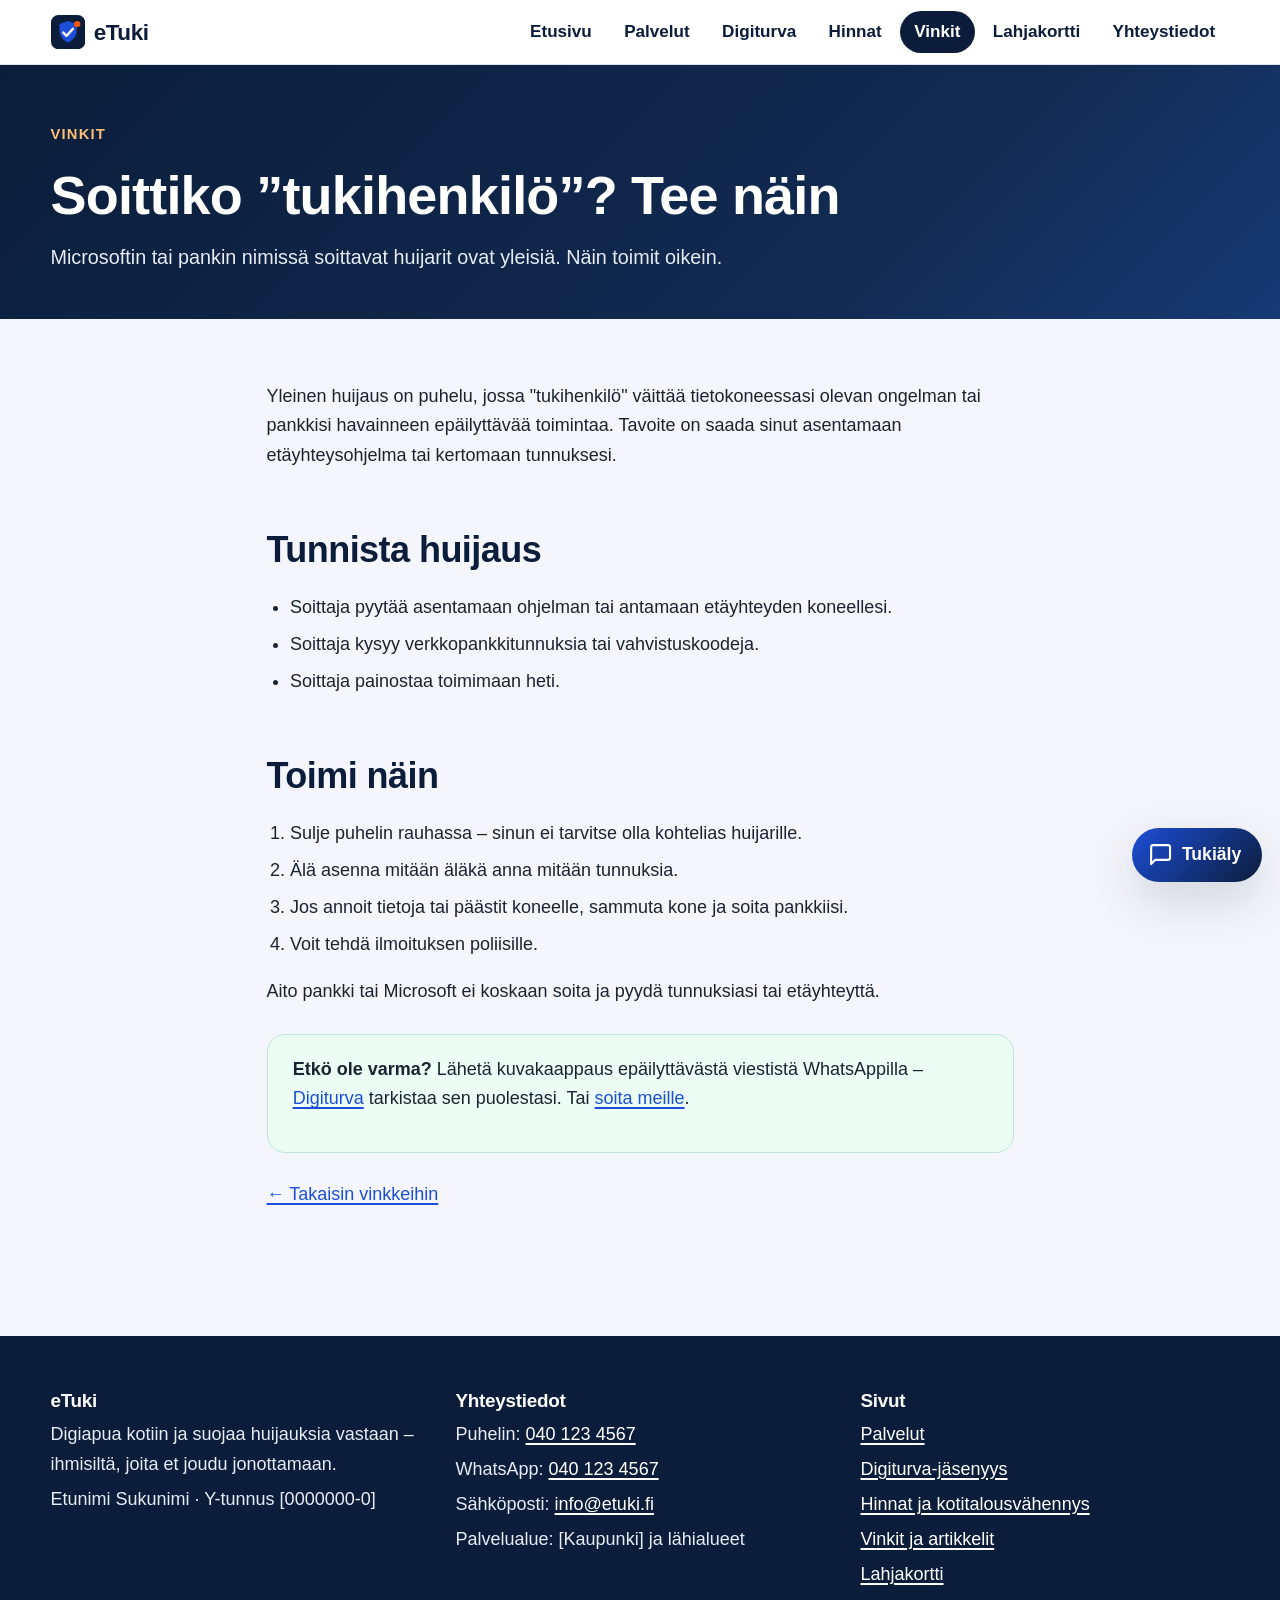
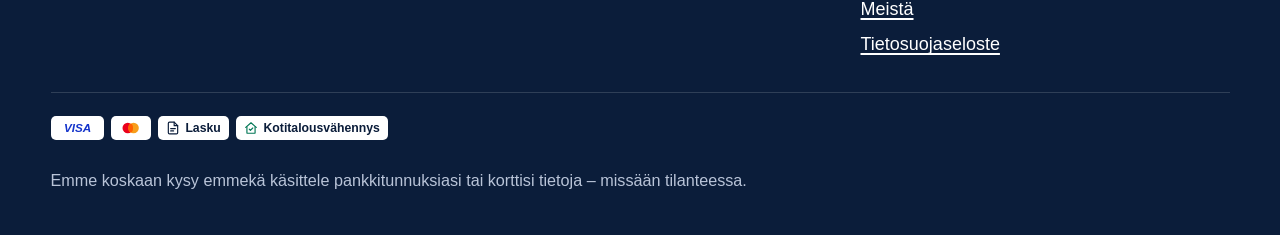
<file: vinkit-puhelinhuijaus.html>
<!DOCTYPE html><html lang="fi"><head><meta charset="utf-8"><meta name="viewport" content="width=device-width, initial-scale=1"><title>Soittiko ”tukihenkilö”? Tee näin – eTuki</title><meta name="description" content="Microsoftin tai pankin nimissä soittavat huijarit ovat yleisiä. Näin toimit oikein."><link rel="canonical" href="https://hamzamao.github.io/et-kotisivu/vinkit-puhelinhuijaus.html"><link rel="icon" href="favicon.svg" type="image/svg+xml"><meta property="og:type" content="website"><meta property="og:locale" content="fi_FI"><meta property="og:site_name" content="eTuki"><meta property="og:title" content="Soittiko ”tukihenkilö”? Tee näin – eTuki"><meta property="og:description" content="Microsoftin tai pankin nimissä soittavat huijarit ovat yleisiä. Näin toimit oikein."><meta property="og:image" content="https://hamzamao.github.io/et-kotisivu/og-kuva.jpg"><meta property="og:url" content="https://hamzamao.github.io/et-kotisivu/vinkit-puhelinhuijaus.html"><meta name="twitter:card" content="summary_large_image"><meta name="twitter:title" content="Soittiko ”tukihenkilö”? Tee näin – eTuki"><meta name="twitter:description" content="Microsoftin tai pankin nimissä soittavat huijarit ovat yleisiä. Näin toimit oikein."><meta name="twitter:image" content="https://hamzamao.github.io/et-kotisivu/og-kuva.jpg"><link rel="stylesheet" href="css/style.css"><script>document.documentElement.className+=" js";</script><script type="application/ld+json">{"@context":"https://schema.org","@type":"Article","headline":"Soittiko ”tukihenkilö”? Tee näin","inLanguage":"fi","author":{"@type":"Person","name":"Etunimi Sukunimi"},"publisher":{"@type":"Organization","name":"eTuki"}}</script></head><body><a class="ohita" href="#sisalto">Siirry sisältöön</a><header class="ylatunniste"><div class="sisalto"><a class="logo" href="index.html"><svg viewBox="0 0 64 64" aria-hidden="true"><rect width="64" height="64" rx="14" fill="#0b1d3a"/><path d="M32 11l16 6v12c0 11-7 18-16 23-9-5-16-12-16-23V17l16-6z" fill="#1d4ed8"/><path d="M23 33l6 6 12-13" fill="none" stroke="#fff" stroke-width="4.5" stroke-linecap="round" stroke-linejoin="round"/><circle cx="49" cy="17" r="6" fill="#ea580c"/></svg><span class="merkkiteksti">eTuki</span></a><button class="nav-toggle" aria-controls="paavalikko" aria-expanded="false" aria-label="Avaa valikko"><svg viewBox="0 0 24 24" fill="none" stroke="currentColor" stroke-width="2" stroke-linecap="round" stroke-linejoin="round" aria-hidden="true"><line x1="3" y1="6" x2="21" y2="6"/><line x1="3" y1="12" x2="21" y2="12"/><line x1="3" y1="18" x2="21" y2="18"/></svg></button><nav class="navigaatio" aria-label="Päävalikko"><ul id="paavalikko"><li><a href="index.html">Etusivu</a></li><li><a href="palvelut.html">Palvelut</a></li><li><a href="digiturva.html">Digiturva</a></li><li><a href="hinnat.html">Hinnat</a></li><li><a href="vinkit.html" aria-current="page">Vinkit</a></li><li><a href="lahjakortti.html">Lahjakortti</a></li><li><a href="yhteys.html">Yhteystiedot</a></li></ul></nav></div></header><main id="sisalto"><section class="sivuotsikko"><div class="sisalto"><span class="kulmake">Vinkit</span><h1>Soittiko ”tukihenkilö”? Tee näin</h1><p>Microsoftin tai pankin nimissä soittavat huijarit ovat yleisiä. Näin toimit oikein.</p></div></section><section class="osio"><div class="sisalto reveal artikkeli"><p>Yleinen huijaus on puhelu, jossa "tukihenkilö" väittää tietokoneessasi olevan ongelman tai pankkisi havainneen epäilyttävää toimintaa. Tavoite on saada sinut asentamaan etäyhteysohjelma tai kertomaan tunnuksesi.</p><h2>Tunnista huijaus</h2><ul><li>Soittaja pyytää asentamaan ohjelman tai antamaan etäyhteyden koneellesi.</li><li>Soittaja kysyy verkkopankkitunnuksia tai vahvistuskoodeja.</li><li>Soittaja painostaa toimimaan heti.</li></ul><h2>Toimi näin</h2><ol><li>Sulje puhelin rauhassa – sinun ei tarvitse olla kohtelias huijarille.</li><li>Älä asenna mitään äläkä anna mitään tunnuksia.</li><li>Jos annoit tietoja tai päästit koneelle, sammuta kone ja soita pankkiisi.</li><li>Voit tehdä ilmoituksen poliisille.</li></ol><p>Aito pankki tai Microsoft ei koskaan soita ja pyydä tunnuksiasi tai etäyhteyttä.</p><div class="huomio turva"><p><strong>Etkö ole varma?</strong> Lähetä kuvakaappaus epäilyttävästä viestistä WhatsAppilla – <a href="digiturva.html">Digiturva</a> tarkistaa sen puolestasi. Tai <a href="yhteys.html">soita meille</a>.</p></div><p><a href="vinkit.html">← Takaisin vinkkeihin</a></p></div></section></main><footer class="alatunniste"><div class="sisalto"><div class="sarakkeet"><div><h3>eTuki</h3><p>Digiapua kotiin ja suojaa huijauksia vastaan – ihmisiltä, joita et joudu jonottamaan.</p><p>Etunimi Sukunimi · Y-tunnus [0000000-0]</p></div><div><h3>Yhteystiedot</h3><p>Puhelin: <a href="tel:+358401234567">040 123 4567</a></p><p>WhatsApp: <a href="https://wa.me/358401234567?text=Hei%2C%20haluaisin%20tarkistuttaa%20ep%C3%A4ilytt%C3%A4v%C3%A4n%20viestin.">040 123 4567</a></p><p>Sähköposti: <a href="mailto:info@etuki.fi">info@etuki.fi</a></p><p>Palvelualue: [Kaupunki] ja lähialueet</p></div><div><h3>Sivut</h3><ul><li><a href="palvelut.html">Palvelut</a></li><li><a href="digiturva.html">Digiturva-jäsenyys</a></li><li><a href="hinnat.html">Hinnat ja kotitalousvähennys</a></li><li><a href="vinkit.html">Vinkit ja artikkelit</a></li><li><a href="lahjakortti.html">Lahjakortti</a></li><li><a href="meista.html">Meistä</a></li><li><a href="tietosuoja.html">Tietosuojaseloste</a></li></ul></div></div><div class="maksumerkit"><span class="merkki" role="img" aria-label="Visa"><svg viewBox="0 0 48 18" aria-hidden="true"><text x="24" y="14" text-anchor="middle" font-family="Arial, Helvetica, sans-serif" font-weight="700" font-style="italic" font-size="15" fill="#1434cb">VISA</text></svg></span><span class="merkki" role="img" aria-label="Mastercard"><svg viewBox="0 0 40 24" aria-hidden="true"><circle cx="15" cy="12" r="9" fill="#eb001b"/><circle cx="25" cy="12" r="9" fill="#f79e1b"/><ellipse cx="20" cy="12" rx="4" ry="7.4" fill="#ff5f00"/></svg></span><span class="merkki merkki-teksti"><svg viewBox="0 0 24 24" fill="none" stroke="currentColor" stroke-width="2" stroke-linecap="round" stroke-linejoin="round" aria-hidden="true"><path d="M14 2H6a2 2 0 0 0-2 2v16a2 2 0 0 0 2 2h12a2 2 0 0 0 2-2V8z"/><polyline points="14 2 14 8 20 8"/><line x1="8" y1="13" x2="16" y2="13"/><line x1="8" y1="17" x2="13" y2="17"/></svg><span>Lasku</span></span><span class="merkki merkki-teksti kotitalous"><svg viewBox="0 0 24 24" fill="none" stroke="currentColor" stroke-width="2" stroke-linecap="round" stroke-linejoin="round" aria-hidden="true"><path d="M3 11l9-8 9 8"/><path d="M5 10v10a1 1 0 0 0 1 1h12a1 1 0 0 0 1-1V10"/><polyline points="9 14 11 16 15 12"/></svg><span>Kotitalousvähennys</span></span></div><p class="pohja">Emme koskaan kysy emmekä käsittele pankkitunnuksiasi tai korttisi tietoja – missään tilanteessa.</p></div></footer><div class="soita-palkki"><a href="tel:+358401234567" class="nappi"><svg viewBox="0 0 24 24" fill="none" stroke="currentColor" stroke-width="2" stroke-linecap="round" stroke-linejoin="round" aria-hidden="true"><path d="M22 16.92v3a2 2 0 0 1-2.18 2 19.8 19.8 0 0 1-8.63-3.07 19.5 19.5 0 0 1-6-6 19.8 19.8 0 0 1-3.07-8.67A2 2 0 0 1 4.11 2h3a2 2 0 0 1 2 1.72c.13.96.36 1.9.7 2.81a2 2 0 0 1-.45 2.11L8.09 9.91a16 16 0 0 0 6 6l1.27-1.27a2 2 0 0 1 2.11-.45c.91.34 1.85.57 2.81.7A2 2 0 0 1 22 16.92z"/></svg> Soita 040 123 4567</a></div><div class="tukialy" data-tukialy data-puh="+358401234567" data-naytto="040 123 4567" data-wa="https://wa.me/358401234567?text=Hei%2C%20haluaisin%20tarkistuttaa%20ep%C3%A4ilytt%C3%A4v%C3%A4n%20viestin."><button class="tukialy-nappi" type="button" aria-haspopup="dialog" aria-expanded="false" aria-controls="tukialy-paneeli" aria-label="Avaa Tukiäly-apuri"><span class="tukialy-nappi-ikoni"><svg viewBox="0 0 24 24" fill="none" stroke="currentColor" stroke-width="2" stroke-linecap="round" stroke-linejoin="round" aria-hidden="true"><path d="M21 15a2 2 0 0 1-2 2H7l-4 4V5a2 2 0 0 1 2-2h14a2 2 0 0 1 2 2z"/></svg></span><span class="tukialy-nappi-teksti">Tukiäly</span></button><div class="tukialy-paneeli" id="tukialy-paneeli" role="dialog" aria-label="Tukiäly"><div class="tukialy-ylaosa"><span class="tukialy-avatar"><svg viewBox="0 0 24 24" fill="none" stroke="currentColor" stroke-width="2" stroke-linecap="round" stroke-linejoin="round" aria-hidden="true"><path d="M12 2 4 5v6c0 5 3.5 8.5 8 11 4.5-2.5 8-6 8-11V5l-8-3z"/><polyline points="9 12 11 14 15 10"/></svg><span class="tukialy-online" aria-hidden="true"></span></span><span class="tukialy-otsikot"><strong>Tukiäly</strong><span class="tukialy-alaotsikko">eTukin automaattinen apuri</span></span><button class="tukialy-sulje" type="button" aria-label="Sulje"><svg viewBox="0 0 24 24" fill="none" stroke="currentColor" stroke-width="2" stroke-linecap="round" stroke-linejoin="round" aria-hidden="true"><line x1="18" y1="6" x2="6" y2="18"/><line x1="6" y1="6" x2="18" y2="18"/></svg></button></div><div class="tukialy-viestit" aria-live="polite"></div><div class="tukialy-pikavalinnat"></div><form class="tukialy-syote" autocomplete="off"><label class="nakymaton" for="tukialy-kentta">Kirjoita kysymys</label><input id="tukialy-kentta" type="text" placeholder="Kirjoita kysymys…"><button type="submit" class="tukialy-laheta" aria-label="Lähetä"><svg viewBox="0 0 24 24" fill="none" stroke="currentColor" stroke-width="2" stroke-linecap="round" stroke-linejoin="round" aria-hidden="true"><line x1="22" y1="2" x2="11" y2="13"/><polygon points="22 2 15 22 11 13 2 9 22 2"/></svg></button></form></div></div><script src="js/main.js" defer></script></body></html>
</file>
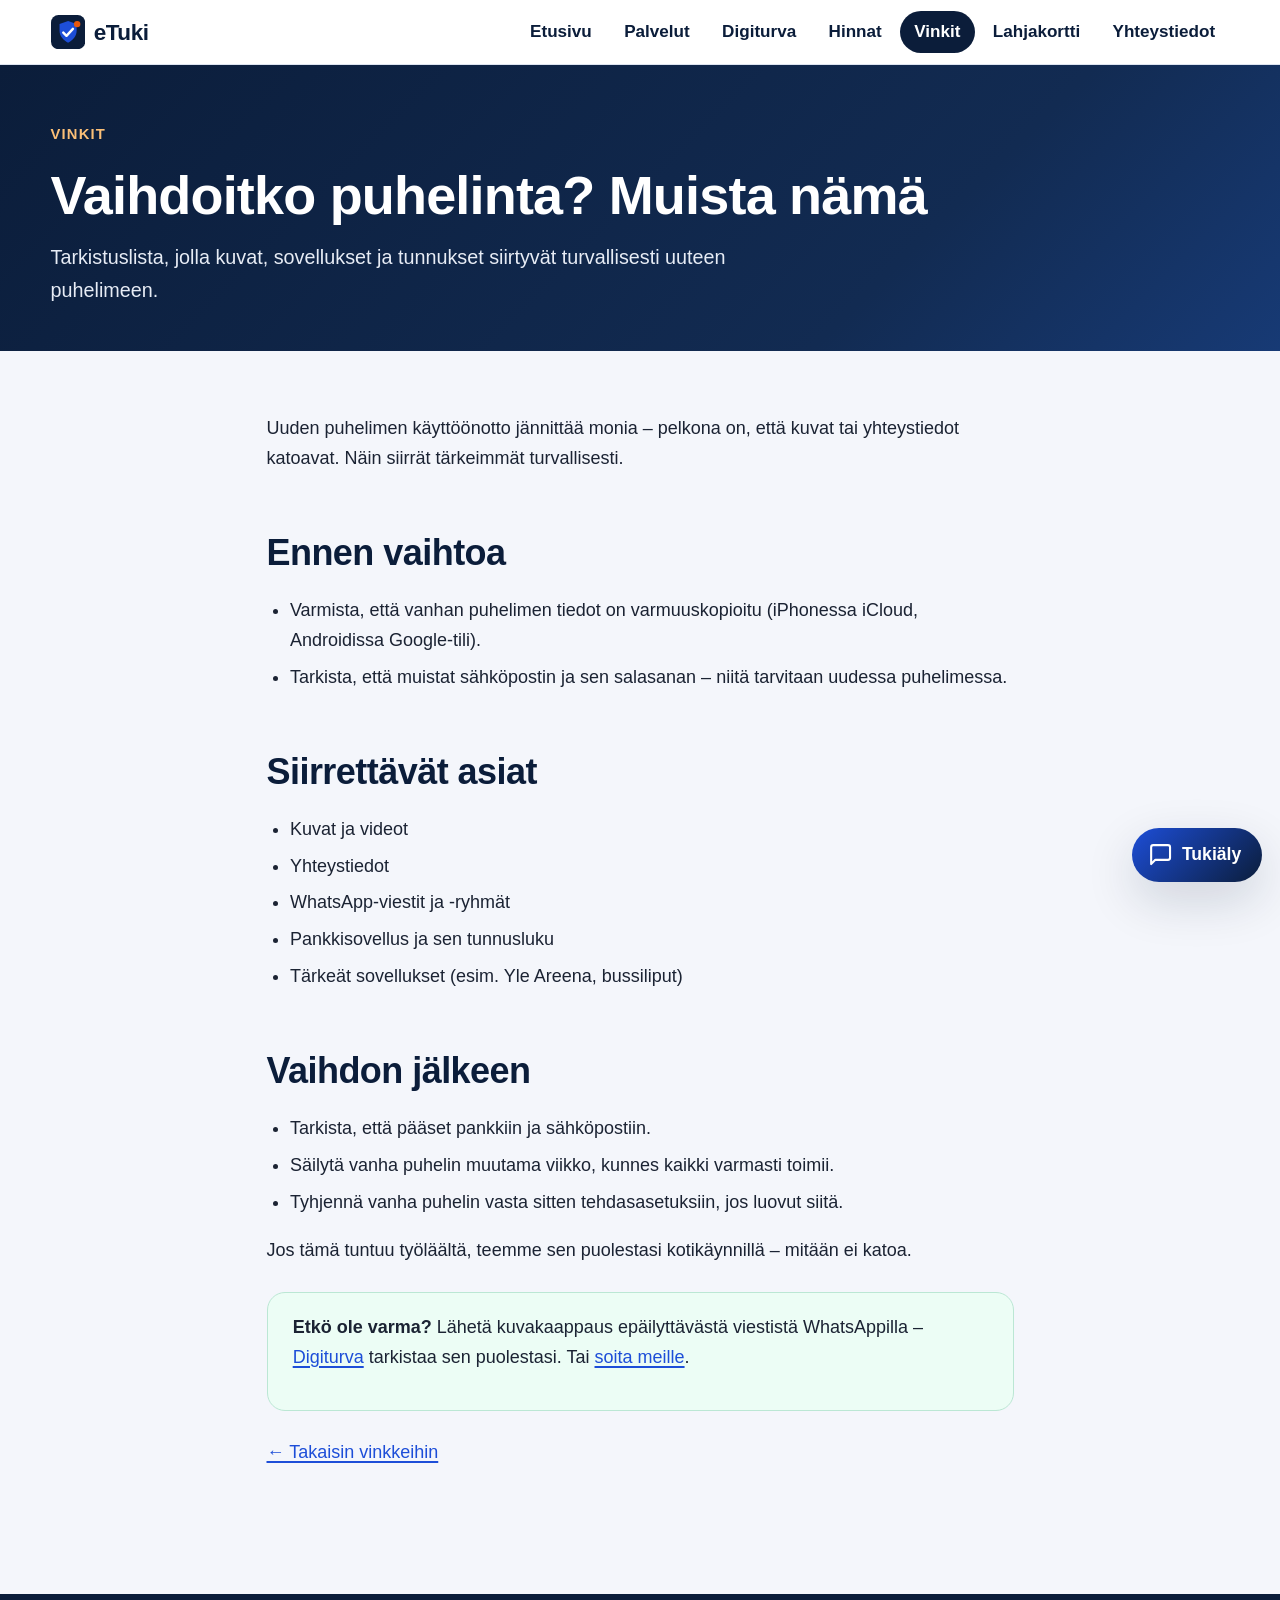
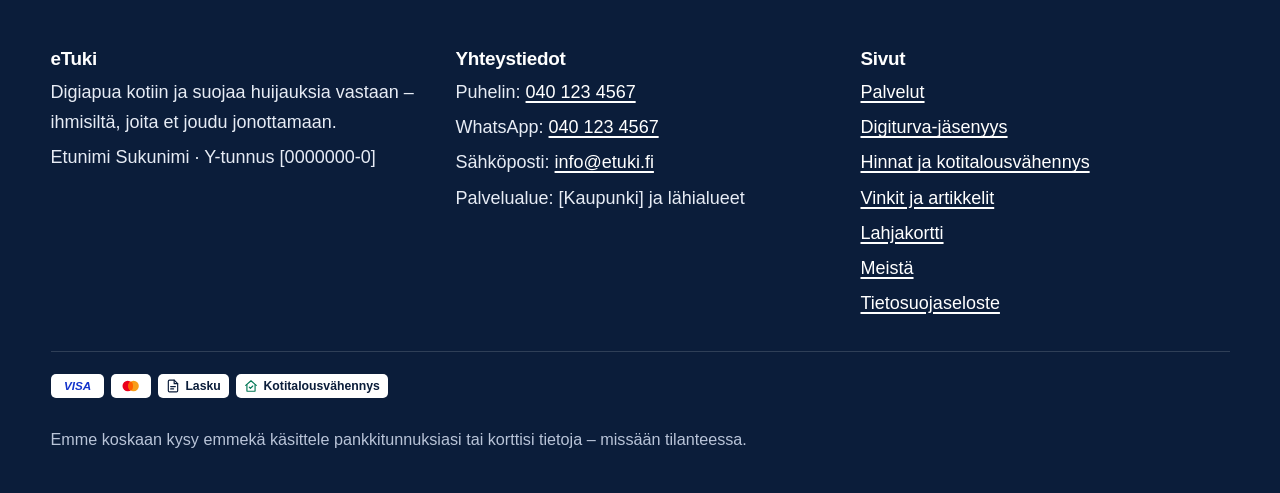
<file: vinkit-uusi-puhelin.html>
<!DOCTYPE html><html lang="fi"><head><meta charset="utf-8"><meta name="viewport" content="width=device-width, initial-scale=1"><title>Vaihdoitko puhelinta? Muista nämä – eTuki</title><meta name="description" content="Tarkistuslista, jolla kuvat, sovellukset ja tunnukset siirtyvät turvallisesti uuteen puhelimeen."><link rel="canonical" href="https://hamzamao.github.io/et-kotisivu/vinkit-uusi-puhelin.html"><link rel="icon" href="favicon.svg" type="image/svg+xml"><meta property="og:type" content="website"><meta property="og:locale" content="fi_FI"><meta property="og:site_name" content="eTuki"><meta property="og:title" content="Vaihdoitko puhelinta? Muista nämä – eTuki"><meta property="og:description" content="Tarkistuslista, jolla kuvat, sovellukset ja tunnukset siirtyvät turvallisesti uuteen puhelimeen."><meta property="og:image" content="https://hamzamao.github.io/et-kotisivu/og-kuva.jpg"><meta property="og:url" content="https://hamzamao.github.io/et-kotisivu/vinkit-uusi-puhelin.html"><meta name="twitter:card" content="summary_large_image"><meta name="twitter:title" content="Vaihdoitko puhelinta? Muista nämä – eTuki"><meta name="twitter:description" content="Tarkistuslista, jolla kuvat, sovellukset ja tunnukset siirtyvät turvallisesti uuteen puhelimeen."><meta name="twitter:image" content="https://hamzamao.github.io/et-kotisivu/og-kuva.jpg"><link rel="stylesheet" href="css/style.css"><script>document.documentElement.className+=" js";</script><script type="application/ld+json">{"@context":"https://schema.org","@type":"Article","headline":"Vaihdoitko puhelinta? Muista nämä","inLanguage":"fi","author":{"@type":"Person","name":"Etunimi Sukunimi"},"publisher":{"@type":"Organization","name":"eTuki"}}</script></head><body><a class="ohita" href="#sisalto">Siirry sisältöön</a><header class="ylatunniste"><div class="sisalto"><a class="logo" href="index.html"><svg viewBox="0 0 64 64" aria-hidden="true"><rect width="64" height="64" rx="14" fill="#0b1d3a"/><path d="M32 11l16 6v12c0 11-7 18-16 23-9-5-16-12-16-23V17l16-6z" fill="#1d4ed8"/><path d="M23 33l6 6 12-13" fill="none" stroke="#fff" stroke-width="4.5" stroke-linecap="round" stroke-linejoin="round"/><circle cx="49" cy="17" r="6" fill="#ea580c"/></svg><span class="merkkiteksti">eTuki</span></a><button class="nav-toggle" aria-controls="paavalikko" aria-expanded="false" aria-label="Avaa valikko"><svg viewBox="0 0 24 24" fill="none" stroke="currentColor" stroke-width="2" stroke-linecap="round" stroke-linejoin="round" aria-hidden="true"><line x1="3" y1="6" x2="21" y2="6"/><line x1="3" y1="12" x2="21" y2="12"/><line x1="3" y1="18" x2="21" y2="18"/></svg></button><nav class="navigaatio" aria-label="Päävalikko"><ul id="paavalikko"><li><a href="index.html">Etusivu</a></li><li><a href="palvelut.html">Palvelut</a></li><li><a href="digiturva.html">Digiturva</a></li><li><a href="hinnat.html">Hinnat</a></li><li><a href="vinkit.html" aria-current="page">Vinkit</a></li><li><a href="lahjakortti.html">Lahjakortti</a></li><li><a href="yhteys.html">Yhteystiedot</a></li></ul></nav></div></header><main id="sisalto"><section class="sivuotsikko"><div class="sisalto"><span class="kulmake">Vinkit</span><h1>Vaihdoitko puhelinta? Muista nämä</h1><p>Tarkistuslista, jolla kuvat, sovellukset ja tunnukset siirtyvät turvallisesti uuteen puhelimeen.</p></div></section><section class="osio"><div class="sisalto reveal artikkeli"><p>Uuden puhelimen käyttöönotto jännittää monia – pelkona on, että kuvat tai yhteystiedot katoavat. Näin siirrät tärkeimmät turvallisesti.</p><h2>Ennen vaihtoa</h2><ul><li>Varmista, että vanhan puhelimen tiedot on varmuuskopioitu (iPhonessa iCloud, Androidissa Google-tili).</li><li>Tarkista, että muistat sähköpostin ja sen salasanan – niitä tarvitaan uudessa puhelimessa.</li></ul><h2>Siirrettävät asiat</h2><ul><li>Kuvat ja videot</li><li>Yhteystiedot</li><li>WhatsApp-viestit ja -ryhmät</li><li>Pankkisovellus ja sen tunnusluku</li><li>Tärkeät sovellukset (esim. Yle Areena, bussiliput)</li></ul><h2>Vaihdon jälkeen</h2><ul><li>Tarkista, että pääset pankkiin ja sähköpostiin.</li><li>Säilytä vanha puhelin muutama viikko, kunnes kaikki varmasti toimii.</li><li>Tyhjennä vanha puhelin vasta sitten tehdasasetuksiin, jos luovut siitä.</li></ul><p>Jos tämä tuntuu työläältä, teemme sen puolestasi kotikäynnillä – mitään ei katoa.</p><div class="huomio turva"><p><strong>Etkö ole varma?</strong> Lähetä kuvakaappaus epäilyttävästä viestistä WhatsAppilla – <a href="digiturva.html">Digiturva</a> tarkistaa sen puolestasi. Tai <a href="yhteys.html">soita meille</a>.</p></div><p><a href="vinkit.html">← Takaisin vinkkeihin</a></p></div></section></main><footer class="alatunniste"><div class="sisalto"><div class="sarakkeet"><div><h3>eTuki</h3><p>Digiapua kotiin ja suojaa huijauksia vastaan – ihmisiltä, joita et joudu jonottamaan.</p><p>Etunimi Sukunimi · Y-tunnus [0000000-0]</p></div><div><h3>Yhteystiedot</h3><p>Puhelin: <a href="tel:+358401234567">040 123 4567</a></p><p>WhatsApp: <a href="https://wa.me/358401234567?text=Hei%2C%20haluaisin%20tarkistuttaa%20ep%C3%A4ilytt%C3%A4v%C3%A4n%20viestin.">040 123 4567</a></p><p>Sähköposti: <a href="mailto:info@etuki.fi">info@etuki.fi</a></p><p>Palvelualue: [Kaupunki] ja lähialueet</p></div><div><h3>Sivut</h3><ul><li><a href="palvelut.html">Palvelut</a></li><li><a href="digiturva.html">Digiturva-jäsenyys</a></li><li><a href="hinnat.html">Hinnat ja kotitalousvähennys</a></li><li><a href="vinkit.html">Vinkit ja artikkelit</a></li><li><a href="lahjakortti.html">Lahjakortti</a></li><li><a href="meista.html">Meistä</a></li><li><a href="tietosuoja.html">Tietosuojaseloste</a></li></ul></div></div><div class="maksumerkit"><span class="merkki" role="img" aria-label="Visa"><svg viewBox="0 0 48 18" aria-hidden="true"><text x="24" y="14" text-anchor="middle" font-family="Arial, Helvetica, sans-serif" font-weight="700" font-style="italic" font-size="15" fill="#1434cb">VISA</text></svg></span><span class="merkki" role="img" aria-label="Mastercard"><svg viewBox="0 0 40 24" aria-hidden="true"><circle cx="15" cy="12" r="9" fill="#eb001b"/><circle cx="25" cy="12" r="9" fill="#f79e1b"/><ellipse cx="20" cy="12" rx="4" ry="7.4" fill="#ff5f00"/></svg></span><span class="merkki merkki-teksti"><svg viewBox="0 0 24 24" fill="none" stroke="currentColor" stroke-width="2" stroke-linecap="round" stroke-linejoin="round" aria-hidden="true"><path d="M14 2H6a2 2 0 0 0-2 2v16a2 2 0 0 0 2 2h12a2 2 0 0 0 2-2V8z"/><polyline points="14 2 14 8 20 8"/><line x1="8" y1="13" x2="16" y2="13"/><line x1="8" y1="17" x2="13" y2="17"/></svg><span>Lasku</span></span><span class="merkki merkki-teksti kotitalous"><svg viewBox="0 0 24 24" fill="none" stroke="currentColor" stroke-width="2" stroke-linecap="round" stroke-linejoin="round" aria-hidden="true"><path d="M3 11l9-8 9 8"/><path d="M5 10v10a1 1 0 0 0 1 1h12a1 1 0 0 0 1-1V10"/><polyline points="9 14 11 16 15 12"/></svg><span>Kotitalousvähennys</span></span></div><p class="pohja">Emme koskaan kysy emmekä käsittele pankkitunnuksiasi tai korttisi tietoja – missään tilanteessa.</p></div></footer><div class="soita-palkki"><a href="tel:+358401234567" class="nappi"><svg viewBox="0 0 24 24" fill="none" stroke="currentColor" stroke-width="2" stroke-linecap="round" stroke-linejoin="round" aria-hidden="true"><path d="M22 16.92v3a2 2 0 0 1-2.18 2 19.8 19.8 0 0 1-8.63-3.07 19.5 19.5 0 0 1-6-6 19.8 19.8 0 0 1-3.07-8.67A2 2 0 0 1 4.11 2h3a2 2 0 0 1 2 1.72c.13.96.36 1.9.7 2.81a2 2 0 0 1-.45 2.11L8.09 9.91a16 16 0 0 0 6 6l1.27-1.27a2 2 0 0 1 2.11-.45c.91.34 1.85.57 2.81.7A2 2 0 0 1 22 16.92z"/></svg> Soita 040 123 4567</a></div><div class="tukialy" data-tukialy data-puh="+358401234567" data-naytto="040 123 4567" data-wa="https://wa.me/358401234567?text=Hei%2C%20haluaisin%20tarkistuttaa%20ep%C3%A4ilytt%C3%A4v%C3%A4n%20viestin."><button class="tukialy-nappi" type="button" aria-haspopup="dialog" aria-expanded="false" aria-controls="tukialy-paneeli" aria-label="Avaa Tukiäly-apuri"><span class="tukialy-nappi-ikoni"><svg viewBox="0 0 24 24" fill="none" stroke="currentColor" stroke-width="2" stroke-linecap="round" stroke-linejoin="round" aria-hidden="true"><path d="M21 15a2 2 0 0 1-2 2H7l-4 4V5a2 2 0 0 1 2-2h14a2 2 0 0 1 2 2z"/></svg></span><span class="tukialy-nappi-teksti">Tukiäly</span></button><div class="tukialy-paneeli" id="tukialy-paneeli" role="dialog" aria-label="Tukiäly"><div class="tukialy-ylaosa"><span class="tukialy-avatar"><svg viewBox="0 0 24 24" fill="none" stroke="currentColor" stroke-width="2" stroke-linecap="round" stroke-linejoin="round" aria-hidden="true"><path d="M12 2 4 5v6c0 5 3.5 8.5 8 11 4.5-2.5 8-6 8-11V5l-8-3z"/><polyline points="9 12 11 14 15 10"/></svg><span class="tukialy-online" aria-hidden="true"></span></span><span class="tukialy-otsikot"><strong>Tukiäly</strong><span class="tukialy-alaotsikko">eTukin automaattinen apuri</span></span><button class="tukialy-sulje" type="button" aria-label="Sulje"><svg viewBox="0 0 24 24" fill="none" stroke="currentColor" stroke-width="2" stroke-linecap="round" stroke-linejoin="round" aria-hidden="true"><line x1="18" y1="6" x2="6" y2="18"/><line x1="6" y1="6" x2="18" y2="18"/></svg></button></div><div class="tukialy-viestit" aria-live="polite"></div><div class="tukialy-pikavalinnat"></div><form class="tukialy-syote" autocomplete="off"><label class="nakymaton" for="tukialy-kentta">Kirjoita kysymys</label><input id="tukialy-kentta" type="text" placeholder="Kirjoita kysymys…"><button type="submit" class="tukialy-laheta" aria-label="Lähetä"><svg viewBox="0 0 24 24" fill="none" stroke="currentColor" stroke-width="2" stroke-linecap="round" stroke-linejoin="round" aria-hidden="true"><line x1="22" y1="2" x2="11" y2="13"/><polygon points="22 2 15 22 11 13 2 9 22 2"/></svg></button></form></div></div><script src="js/main.js" defer></script></body></html>
</file>
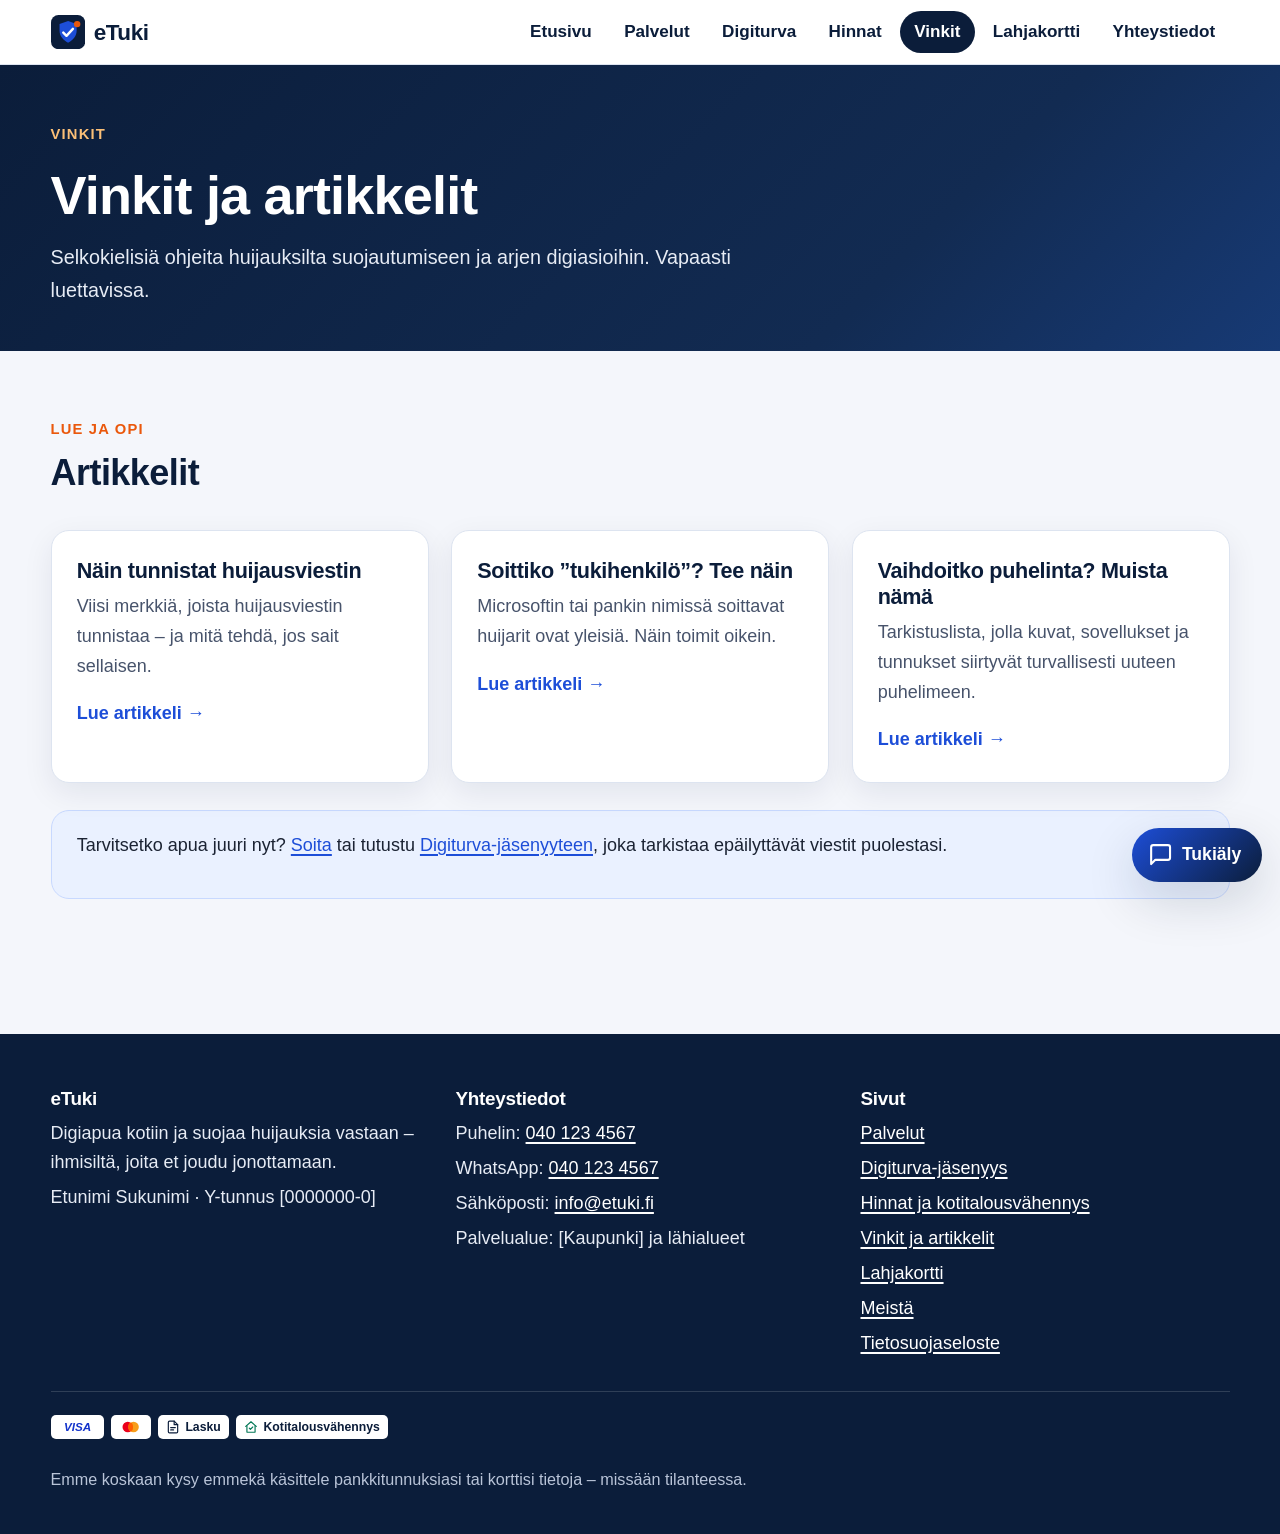
<file: vinkit.html>
<!DOCTYPE html><html lang="fi"><head><meta charset="utf-8"><meta name="viewport" content="width=device-width, initial-scale=1"><title>Vinkit ja artikkelit – eTuki</title><meta name="description" content="Selkokielisiä ohjeita huijauksilta suojautumiseen ja arjen digiasioihin: huijausviestit, puhelinhuijaukset ja uuden puhelimen käyttöönotto."><link rel="canonical" href="https://hamzamao.github.io/et-kotisivu/vinkit.html"><link rel="icon" href="favicon.svg" type="image/svg+xml"><meta property="og:type" content="website"><meta property="og:locale" content="fi_FI"><meta property="og:site_name" content="eTuki"><meta property="og:title" content="Vinkit ja artikkelit – eTuki"><meta property="og:description" content="Selkokielisiä ohjeita huijauksilta suojautumiseen ja arjen digiasioihin: huijausviestit, puhelinhuijaukset ja uuden puhelimen käyttöönotto."><meta property="og:image" content="https://hamzamao.github.io/et-kotisivu/og-kuva.jpg"><meta property="og:url" content="https://hamzamao.github.io/et-kotisivu/vinkit.html"><meta name="twitter:card" content="summary_large_image"><meta name="twitter:title" content="Vinkit ja artikkelit – eTuki"><meta name="twitter:description" content="Selkokielisiä ohjeita huijauksilta suojautumiseen ja arjen digiasioihin: huijausviestit, puhelinhuijaukset ja uuden puhelimen käyttöönotto."><meta name="twitter:image" content="https://hamzamao.github.io/et-kotisivu/og-kuva.jpg"><link rel="stylesheet" href="css/style.css"><script>document.documentElement.className+=" js";</script></head><body><a class="ohita" href="#sisalto">Siirry sisältöön</a><header class="ylatunniste"><div class="sisalto"><a class="logo" href="index.html"><svg viewBox="0 0 64 64" aria-hidden="true"><rect width="64" height="64" rx="14" fill="#0b1d3a"/><path d="M32 11l16 6v12c0 11-7 18-16 23-9-5-16-12-16-23V17l16-6z" fill="#1d4ed8"/><path d="M23 33l6 6 12-13" fill="none" stroke="#fff" stroke-width="4.5" stroke-linecap="round" stroke-linejoin="round"/><circle cx="49" cy="17" r="6" fill="#ea580c"/></svg><span class="merkkiteksti">eTuki</span></a><button class="nav-toggle" aria-controls="paavalikko" aria-expanded="false" aria-label="Avaa valikko"><svg viewBox="0 0 24 24" fill="none" stroke="currentColor" stroke-width="2" stroke-linecap="round" stroke-linejoin="round" aria-hidden="true"><line x1="3" y1="6" x2="21" y2="6"/><line x1="3" y1="12" x2="21" y2="12"/><line x1="3" y1="18" x2="21" y2="18"/></svg></button><nav class="navigaatio" aria-label="Päävalikko"><ul id="paavalikko"><li><a href="index.html">Etusivu</a></li><li><a href="palvelut.html">Palvelut</a></li><li><a href="digiturva.html">Digiturva</a></li><li><a href="hinnat.html">Hinnat</a></li><li><a href="vinkit.html" aria-current="page">Vinkit</a></li><li><a href="lahjakortti.html">Lahjakortti</a></li><li><a href="yhteys.html">Yhteystiedot</a></li></ul></nav></div></header><main id="sisalto"><section class="sivuotsikko"><div class="sisalto"><span class="kulmake">Vinkit</span><h1>Vinkit ja artikkelit</h1><p>Selkokielisiä ohjeita huijauksilta suojautumiseen ja arjen digiasioihin. Vapaasti luettavissa.</p></div></section><section class="osio"><div class="sisalto reveal"><div class="osio-otsikko"><span class="ylarivi">Lue ja opi</span><h2>Artikkelit</h2></div><ul class="artikkelilista"><li class="kortti"><a href="vinkit-huijausviesti.html"><h3>Näin tunnistat huijausviestin</h3><p class="haalea">Viisi merkkiä, joista huijausviestin tunnistaa – ja mitä tehdä, jos sait sellaisen.</p><span class="lue-lisaa">Lue artikkeli →</span></a></li><li class="kortti"><a href="vinkit-puhelinhuijaus.html"><h3>Soittiko ”tukihenkilö”? Tee näin</h3><p class="haalea">Microsoftin tai pankin nimissä soittavat huijarit ovat yleisiä. Näin toimit oikein.</p><span class="lue-lisaa">Lue artikkeli →</span></a></li><li class="kortti"><a href="vinkit-uusi-puhelin.html"><h3>Vaihdoitko puhelinta? Muista nämä</h3><p class="haalea">Tarkistuslista, jolla kuvat, sovellukset ja tunnukset siirtyvät turvallisesti uuteen puhelimeen.</p><span class="lue-lisaa">Lue artikkeli →</span></a></li></ul><div class="huomio"><p>Tarvitsetko apua juuri nyt? <a href="yhteys.html">Soita</a> tai tutustu <a href="digiturva.html">Digiturva-jäsenyyteen</a>, joka tarkistaa epäilyttävät viestit puolestasi.</p></div></div></section></main><footer class="alatunniste"><div class="sisalto"><div class="sarakkeet"><div><h3>eTuki</h3><p>Digiapua kotiin ja suojaa huijauksia vastaan – ihmisiltä, joita et joudu jonottamaan.</p><p>Etunimi Sukunimi · Y-tunnus [0000000-0]</p></div><div><h3>Yhteystiedot</h3><p>Puhelin: <a href="tel:+358401234567">040 123 4567</a></p><p>WhatsApp: <a href="https://wa.me/358401234567?text=Hei%2C%20haluaisin%20tarkistuttaa%20ep%C3%A4ilytt%C3%A4v%C3%A4n%20viestin.">040 123 4567</a></p><p>Sähköposti: <a href="mailto:info@etuki.fi">info@etuki.fi</a></p><p>Palvelualue: [Kaupunki] ja lähialueet</p></div><div><h3>Sivut</h3><ul><li><a href="palvelut.html">Palvelut</a></li><li><a href="digiturva.html">Digiturva-jäsenyys</a></li><li><a href="hinnat.html">Hinnat ja kotitalousvähennys</a></li><li><a href="vinkit.html">Vinkit ja artikkelit</a></li><li><a href="lahjakortti.html">Lahjakortti</a></li><li><a href="meista.html">Meistä</a></li><li><a href="tietosuoja.html">Tietosuojaseloste</a></li></ul></div></div><div class="maksumerkit"><span class="merkki" role="img" aria-label="Visa"><svg viewBox="0 0 48 18" aria-hidden="true"><text x="24" y="14" text-anchor="middle" font-family="Arial, Helvetica, sans-serif" font-weight="700" font-style="italic" font-size="15" fill="#1434cb">VISA</text></svg></span><span class="merkki" role="img" aria-label="Mastercard"><svg viewBox="0 0 40 24" aria-hidden="true"><circle cx="15" cy="12" r="9" fill="#eb001b"/><circle cx="25" cy="12" r="9" fill="#f79e1b"/><ellipse cx="20" cy="12" rx="4" ry="7.4" fill="#ff5f00"/></svg></span><span class="merkki merkki-teksti"><svg viewBox="0 0 24 24" fill="none" stroke="currentColor" stroke-width="2" stroke-linecap="round" stroke-linejoin="round" aria-hidden="true"><path d="M14 2H6a2 2 0 0 0-2 2v16a2 2 0 0 0 2 2h12a2 2 0 0 0 2-2V8z"/><polyline points="14 2 14 8 20 8"/><line x1="8" y1="13" x2="16" y2="13"/><line x1="8" y1="17" x2="13" y2="17"/></svg><span>Lasku</span></span><span class="merkki merkki-teksti kotitalous"><svg viewBox="0 0 24 24" fill="none" stroke="currentColor" stroke-width="2" stroke-linecap="round" stroke-linejoin="round" aria-hidden="true"><path d="M3 11l9-8 9 8"/><path d="M5 10v10a1 1 0 0 0 1 1h12a1 1 0 0 0 1-1V10"/><polyline points="9 14 11 16 15 12"/></svg><span>Kotitalousvähennys</span></span></div><p class="pohja">Emme koskaan kysy emmekä käsittele pankkitunnuksiasi tai korttisi tietoja – missään tilanteessa.</p></div></footer><div class="soita-palkki"><a href="tel:+358401234567" class="nappi"><svg viewBox="0 0 24 24" fill="none" stroke="currentColor" stroke-width="2" stroke-linecap="round" stroke-linejoin="round" aria-hidden="true"><path d="M22 16.92v3a2 2 0 0 1-2.18 2 19.8 19.8 0 0 1-8.63-3.07 19.5 19.5 0 0 1-6-6 19.8 19.8 0 0 1-3.07-8.67A2 2 0 0 1 4.11 2h3a2 2 0 0 1 2 1.72c.13.96.36 1.9.7 2.81a2 2 0 0 1-.45 2.11L8.09 9.91a16 16 0 0 0 6 6l1.27-1.27a2 2 0 0 1 2.11-.45c.91.34 1.85.57 2.81.7A2 2 0 0 1 22 16.92z"/></svg> Soita 040 123 4567</a></div><div class="tukialy" data-tukialy data-puh="+358401234567" data-naytto="040 123 4567" data-wa="https://wa.me/358401234567?text=Hei%2C%20haluaisin%20tarkistuttaa%20ep%C3%A4ilytt%C3%A4v%C3%A4n%20viestin."><button class="tukialy-nappi" type="button" aria-haspopup="dialog" aria-expanded="false" aria-controls="tukialy-paneeli" aria-label="Avaa Tukiäly-apuri"><span class="tukialy-nappi-ikoni"><svg viewBox="0 0 24 24" fill="none" stroke="currentColor" stroke-width="2" stroke-linecap="round" stroke-linejoin="round" aria-hidden="true"><path d="M21 15a2 2 0 0 1-2 2H7l-4 4V5a2 2 0 0 1 2-2h14a2 2 0 0 1 2 2z"/></svg></span><span class="tukialy-nappi-teksti">Tukiäly</span></button><div class="tukialy-paneeli" id="tukialy-paneeli" role="dialog" aria-label="Tukiäly"><div class="tukialy-ylaosa"><span class="tukialy-avatar"><svg viewBox="0 0 24 24" fill="none" stroke="currentColor" stroke-width="2" stroke-linecap="round" stroke-linejoin="round" aria-hidden="true"><path d="M12 2 4 5v6c0 5 3.5 8.5 8 11 4.5-2.5 8-6 8-11V5l-8-3z"/><polyline points="9 12 11 14 15 10"/></svg><span class="tukialy-online" aria-hidden="true"></span></span><span class="tukialy-otsikot"><strong>Tukiäly</strong><span class="tukialy-alaotsikko">eTukin automaattinen apuri</span></span><button class="tukialy-sulje" type="button" aria-label="Sulje"><svg viewBox="0 0 24 24" fill="none" stroke="currentColor" stroke-width="2" stroke-linecap="round" stroke-linejoin="round" aria-hidden="true"><line x1="18" y1="6" x2="6" y2="18"/><line x1="6" y1="6" x2="18" y2="18"/></svg></button></div><div class="tukialy-viestit" aria-live="polite"></div><div class="tukialy-pikavalinnat"></div><form class="tukialy-syote" autocomplete="off"><label class="nakymaton" for="tukialy-kentta">Kirjoita kysymys</label><input id="tukialy-kentta" type="text" placeholder="Kirjoita kysymys…"><button type="submit" class="tukialy-laheta" aria-label="Lähetä"><svg viewBox="0 0 24 24" fill="none" stroke="currentColor" stroke-width="2" stroke-linecap="round" stroke-linejoin="round" aria-hidden="true"><line x1="22" y1="2" x2="11" y2="13"/><polygon points="22 2 15 22 11 13 2 9 22 2"/></svg></button></form></div></div><script src="js/main.js" defer></script></body></html>
</file>
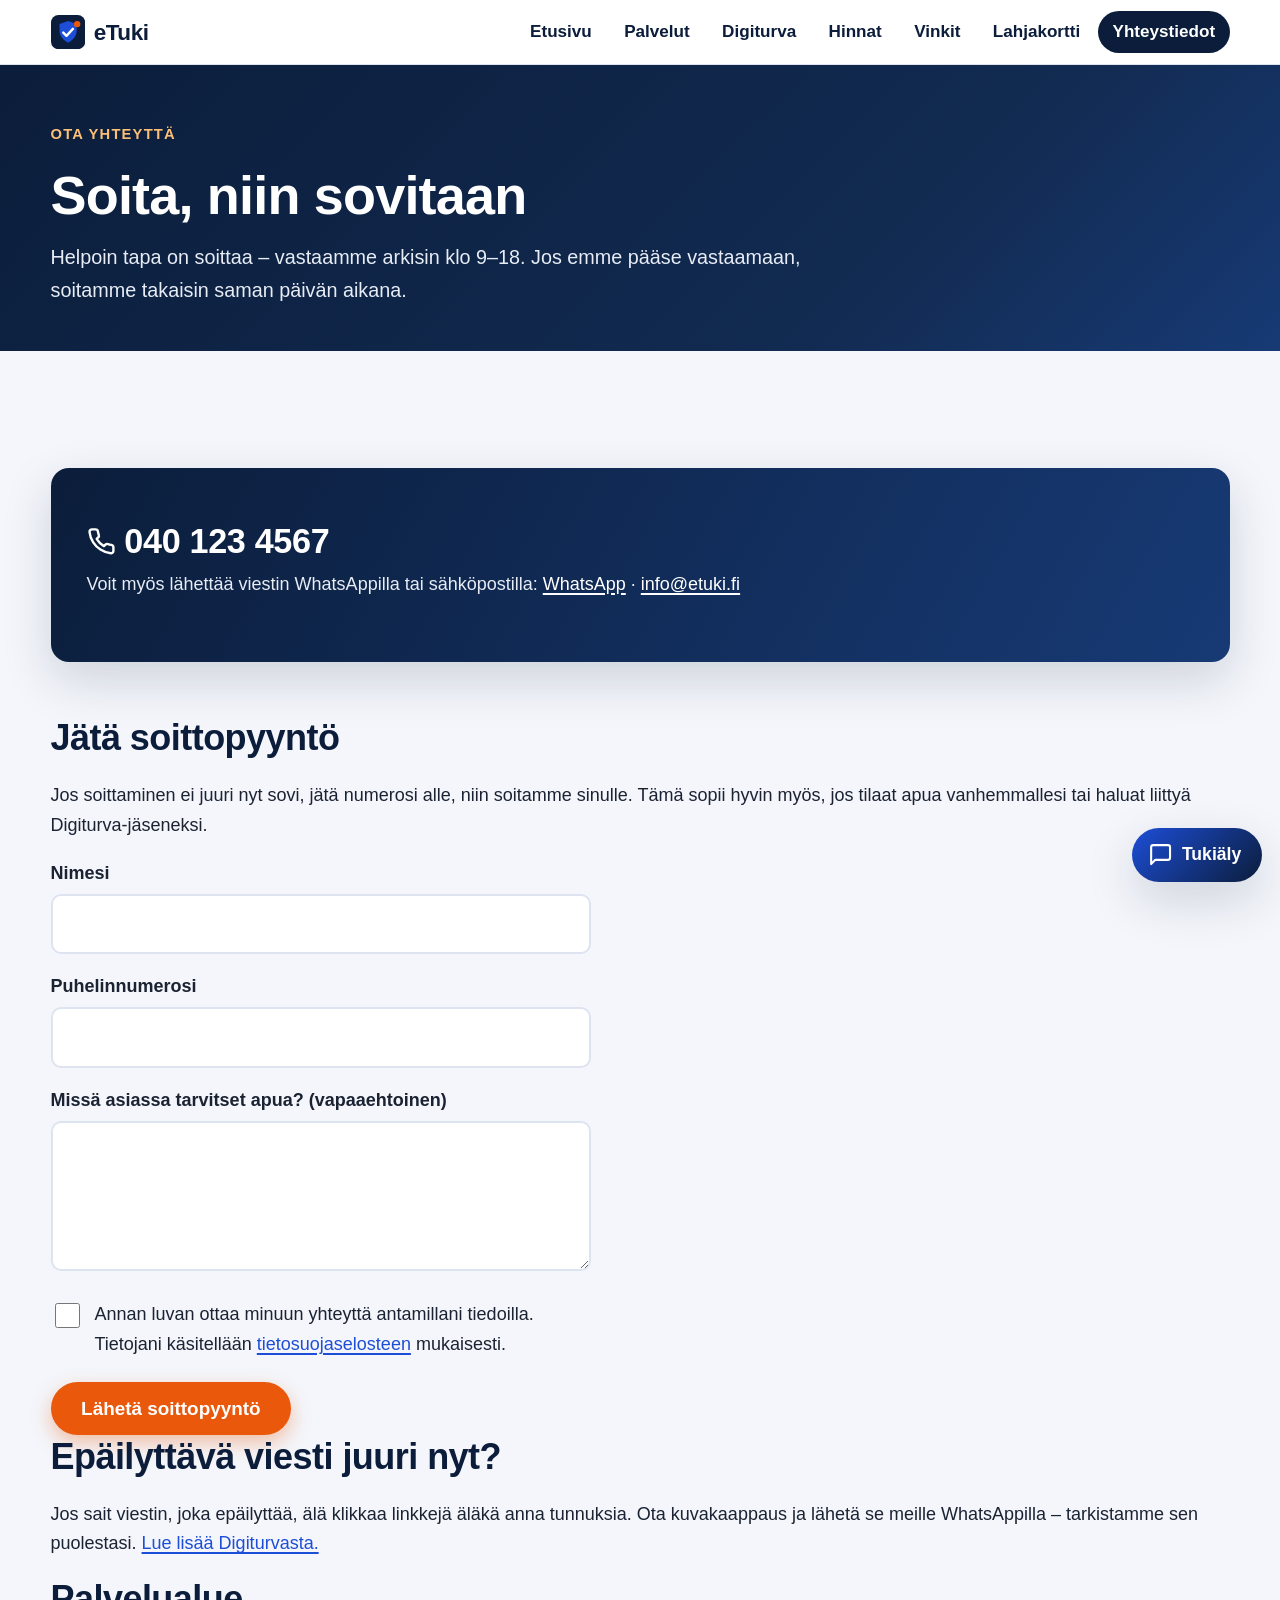
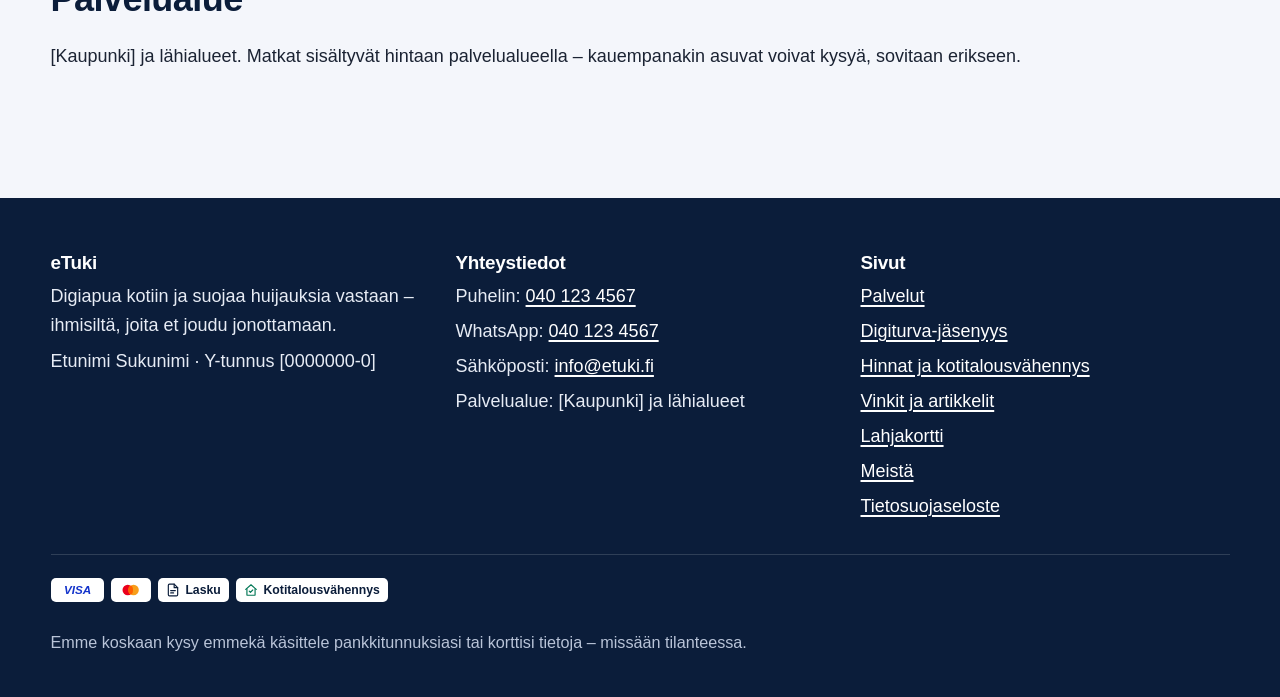
<file: yhteys.html>
<!DOCTYPE html><html lang="fi"><head><meta charset="utf-8"><meta name="viewport" content="width=device-width, initial-scale=1"><title>Yhteystiedot – eTuki</title><meta name="description" content="Soita ja sovi kotikäynti tai liity Digiturva-jäseneksi. Voit myös jättää soittopyynnön, niin soitamme takaisin. Palvelualue [Kaupunki] ja lähialueet."><link rel="canonical" href="https://hamzamao.github.io/et-kotisivu/yhteys.html"><link rel="icon" href="favicon.svg" type="image/svg+xml"><meta property="og:type" content="website"><meta property="og:locale" content="fi_FI"><meta property="og:site_name" content="eTuki"><meta property="og:title" content="Yhteystiedot – eTuki"><meta property="og:description" content="Soita ja sovi kotikäynti tai liity Digiturva-jäseneksi. Voit myös jättää soittopyynnön, niin soitamme takaisin. Palvelualue [Kaupunki] ja lähialueet."><meta property="og:image" content="https://hamzamao.github.io/et-kotisivu/og-kuva.jpg"><meta property="og:url" content="https://hamzamao.github.io/et-kotisivu/yhteys.html"><meta name="twitter:card" content="summary_large_image"><meta name="twitter:title" content="Yhteystiedot – eTuki"><meta name="twitter:description" content="Soita ja sovi kotikäynti tai liity Digiturva-jäseneksi. Voit myös jättää soittopyynnön, niin soitamme takaisin. Palvelualue [Kaupunki] ja lähialueet."><meta name="twitter:image" content="https://hamzamao.github.io/et-kotisivu/og-kuva.jpg"><link rel="stylesheet" href="css/style.css"><script>document.documentElement.className+=" js";</script></head><body><a class="ohita" href="#sisalto">Siirry sisältöön</a><header class="ylatunniste"><div class="sisalto"><a class="logo" href="index.html"><svg viewBox="0 0 64 64" aria-hidden="true"><rect width="64" height="64" rx="14" fill="#0b1d3a"/><path d="M32 11l16 6v12c0 11-7 18-16 23-9-5-16-12-16-23V17l16-6z" fill="#1d4ed8"/><path d="M23 33l6 6 12-13" fill="none" stroke="#fff" stroke-width="4.5" stroke-linecap="round" stroke-linejoin="round"/><circle cx="49" cy="17" r="6" fill="#ea580c"/></svg><span class="merkkiteksti">eTuki</span></a><button class="nav-toggle" aria-controls="paavalikko" aria-expanded="false" aria-label="Avaa valikko"><svg viewBox="0 0 24 24" fill="none" stroke="currentColor" stroke-width="2" stroke-linecap="round" stroke-linejoin="round" aria-hidden="true"><line x1="3" y1="6" x2="21" y2="6"/><line x1="3" y1="12" x2="21" y2="12"/><line x1="3" y1="18" x2="21" y2="18"/></svg></button><nav class="navigaatio" aria-label="Päävalikko"><ul id="paavalikko"><li><a href="index.html">Etusivu</a></li><li><a href="palvelut.html">Palvelut</a></li><li><a href="digiturva.html">Digiturva</a></li><li><a href="hinnat.html">Hinnat</a></li><li><a href="vinkit.html">Vinkit</a></li><li><a href="lahjakortti.html">Lahjakortti</a></li><li><a href="yhteys.html" aria-current="page">Yhteystiedot</a></li></ul></nav></div></header><main id="sisalto"><section class="sivuotsikko"><div class="sisalto"><span class="kulmake">Ota yhteyttä</span><h1>Soita, niin sovitaan</h1><p>Helpoin tapa on soittaa – vastaamme arkisin klo 9–18. Jos emme pääse vastaamaan, soitamme takaisin saman päivän aikana.</p></div></section><section class="osio"><div class="sisalto reveal"><div class="kaista"><a class="puhelin-iso" href="tel:+358401234567" style="color:#fff"><svg viewBox="0 0 24 24" fill="none" stroke="currentColor" stroke-width="2" stroke-linecap="round" stroke-linejoin="round" aria-hidden="true"><path d="M22 16.92v3a2 2 0 0 1-2.18 2 19.8 19.8 0 0 1-8.63-3.07 19.5 19.5 0 0 1-6-6 19.8 19.8 0 0 1-3.07-8.67A2 2 0 0 1 4.11 2h3a2 2 0 0 1 2 1.72c.13.96.36 1.9.7 2.81a2 2 0 0 1-.45 2.11L8.09 9.91a16 16 0 0 0 6 6l1.27-1.27a2 2 0 0 1 2.11-.45c.91.34 1.85.57 2.81.7A2 2 0 0 1 22 16.92z"/></svg> 040&nbsp;123&nbsp;4567</a><p>Voit myös lähettää viestin WhatsAppilla tai sähköpostilla: <a href="https://wa.me/358401234567?text=Hei%2C%20haluaisin%20tarkistuttaa%20ep%C3%A4ilytt%C3%A4v%C3%A4n%20viestin." style="color:#fff">WhatsApp</a> · <a href="mailto:info@etuki.fi" style="color:#fff">info@etuki.fi</a></p></div><h2>Jätä soittopyyntö</h2><p>Jos soittaminen ei juuri nyt sovi, jätä numerosi alle, niin soitamme sinulle. Tämä sopii hyvin myös, jos tilaat apua vanhemmallesi tai haluat liittyä Digiturva-jäseneksi.</p><form action="https://formspree.io/f/LOMAKETUNNUS" method="POST"><label for="nimi">Nimesi</label><input type="text" id="nimi" name="nimi" required autocomplete="name"><label for="puhelin">Puhelinnumerosi</label><input type="tel" id="puhelin" name="puhelin" required autocomplete="tel"><label for="viesti">Missä asiassa tarvitset apua? (vapaaehtoinen)</label><textarea id="viesti" name="viesti" rows="4"></textarea><div class="suostumus"><input type="checkbox" id="lupa" name="lupa" required><label for="lupa">Annan luvan ottaa minuun yhteyttä antamillani tiedoilla. Tietojani käsitellään <a href="tietosuoja.html">tietosuojaselosteen</a> mukaisesti.</label></div><button class="nappi" type="submit">Lähetä soittopyyntö</button></form><h2>Epäilyttävä viesti juuri nyt?</h2><p>Jos sait viestin, joka epäilyttää, älä klikkaa linkkejä äläkä anna tunnuksia. Ota kuvakaappaus ja lähetä se meille WhatsAppilla – tarkistamme sen puolestasi. <a href="digiturva.html">Lue lisää Digiturvasta.</a></p><h2>Palvelualue</h2><p>[Kaupunki] ja lähialueet. Matkat sisältyvät hintaan palvelualueella – kauempanakin asuvat voivat kysyä, sovitaan erikseen.</p></div></section></main><footer class="alatunniste"><div class="sisalto"><div class="sarakkeet"><div><h3>eTuki</h3><p>Digiapua kotiin ja suojaa huijauksia vastaan – ihmisiltä, joita et joudu jonottamaan.</p><p>Etunimi Sukunimi · Y-tunnus [0000000-0]</p></div><div><h3>Yhteystiedot</h3><p>Puhelin: <a href="tel:+358401234567">040 123 4567</a></p><p>WhatsApp: <a href="https://wa.me/358401234567?text=Hei%2C%20haluaisin%20tarkistuttaa%20ep%C3%A4ilytt%C3%A4v%C3%A4n%20viestin.">040 123 4567</a></p><p>Sähköposti: <a href="mailto:info@etuki.fi">info@etuki.fi</a></p><p>Palvelualue: [Kaupunki] ja lähialueet</p></div><div><h3>Sivut</h3><ul><li><a href="palvelut.html">Palvelut</a></li><li><a href="digiturva.html">Digiturva-jäsenyys</a></li><li><a href="hinnat.html">Hinnat ja kotitalousvähennys</a></li><li><a href="vinkit.html">Vinkit ja artikkelit</a></li><li><a href="lahjakortti.html">Lahjakortti</a></li><li><a href="meista.html">Meistä</a></li><li><a href="tietosuoja.html">Tietosuojaseloste</a></li></ul></div></div><div class="maksumerkit"><span class="merkki" role="img" aria-label="Visa"><svg viewBox="0 0 48 18" aria-hidden="true"><text x="24" y="14" text-anchor="middle" font-family="Arial, Helvetica, sans-serif" font-weight="700" font-style="italic" font-size="15" fill="#1434cb">VISA</text></svg></span><span class="merkki" role="img" aria-label="Mastercard"><svg viewBox="0 0 40 24" aria-hidden="true"><circle cx="15" cy="12" r="9" fill="#eb001b"/><circle cx="25" cy="12" r="9" fill="#f79e1b"/><ellipse cx="20" cy="12" rx="4" ry="7.4" fill="#ff5f00"/></svg></span><span class="merkki merkki-teksti"><svg viewBox="0 0 24 24" fill="none" stroke="currentColor" stroke-width="2" stroke-linecap="round" stroke-linejoin="round" aria-hidden="true"><path d="M14 2H6a2 2 0 0 0-2 2v16a2 2 0 0 0 2 2h12a2 2 0 0 0 2-2V8z"/><polyline points="14 2 14 8 20 8"/><line x1="8" y1="13" x2="16" y2="13"/><line x1="8" y1="17" x2="13" y2="17"/></svg><span>Lasku</span></span><span class="merkki merkki-teksti kotitalous"><svg viewBox="0 0 24 24" fill="none" stroke="currentColor" stroke-width="2" stroke-linecap="round" stroke-linejoin="round" aria-hidden="true"><path d="M3 11l9-8 9 8"/><path d="M5 10v10a1 1 0 0 0 1 1h12a1 1 0 0 0 1-1V10"/><polyline points="9 14 11 16 15 12"/></svg><span>Kotitalousvähennys</span></span></div><p class="pohja">Emme koskaan kysy emmekä käsittele pankkitunnuksiasi tai korttisi tietoja – missään tilanteessa.</p></div></footer><div class="soita-palkki"><a href="tel:+358401234567" class="nappi"><svg viewBox="0 0 24 24" fill="none" stroke="currentColor" stroke-width="2" stroke-linecap="round" stroke-linejoin="round" aria-hidden="true"><path d="M22 16.92v3a2 2 0 0 1-2.18 2 19.8 19.8 0 0 1-8.63-3.07 19.5 19.5 0 0 1-6-6 19.8 19.8 0 0 1-3.07-8.67A2 2 0 0 1 4.11 2h3a2 2 0 0 1 2 1.72c.13.96.36 1.9.7 2.81a2 2 0 0 1-.45 2.11L8.09 9.91a16 16 0 0 0 6 6l1.27-1.27a2 2 0 0 1 2.11-.45c.91.34 1.85.57 2.81.7A2 2 0 0 1 22 16.92z"/></svg> Soita 040 123 4567</a></div><div class="tukialy" data-tukialy data-puh="+358401234567" data-naytto="040 123 4567" data-wa="https://wa.me/358401234567?text=Hei%2C%20haluaisin%20tarkistuttaa%20ep%C3%A4ilytt%C3%A4v%C3%A4n%20viestin."><button class="tukialy-nappi" type="button" aria-haspopup="dialog" aria-expanded="false" aria-controls="tukialy-paneeli" aria-label="Avaa Tukiäly-apuri"><span class="tukialy-nappi-ikoni"><svg viewBox="0 0 24 24" fill="none" stroke="currentColor" stroke-width="2" stroke-linecap="round" stroke-linejoin="round" aria-hidden="true"><path d="M21 15a2 2 0 0 1-2 2H7l-4 4V5a2 2 0 0 1 2-2h14a2 2 0 0 1 2 2z"/></svg></span><span class="tukialy-nappi-teksti">Tukiäly</span></button><div class="tukialy-paneeli" id="tukialy-paneeli" role="dialog" aria-label="Tukiäly"><div class="tukialy-ylaosa"><span class="tukialy-avatar"><svg viewBox="0 0 24 24" fill="none" stroke="currentColor" stroke-width="2" stroke-linecap="round" stroke-linejoin="round" aria-hidden="true"><path d="M12 2 4 5v6c0 5 3.5 8.5 8 11 4.5-2.5 8-6 8-11V5l-8-3z"/><polyline points="9 12 11 14 15 10"/></svg><span class="tukialy-online" aria-hidden="true"></span></span><span class="tukialy-otsikot"><strong>Tukiäly</strong><span class="tukialy-alaotsikko">eTukin automaattinen apuri</span></span><button class="tukialy-sulje" type="button" aria-label="Sulje"><svg viewBox="0 0 24 24" fill="none" stroke="currentColor" stroke-width="2" stroke-linecap="round" stroke-linejoin="round" aria-hidden="true"><line x1="18" y1="6" x2="6" y2="18"/><line x1="6" y1="6" x2="18" y2="18"/></svg></button></div><div class="tukialy-viestit" aria-live="polite"></div><div class="tukialy-pikavalinnat"></div><form class="tukialy-syote" autocomplete="off"><label class="nakymaton" for="tukialy-kentta">Kirjoita kysymys</label><input id="tukialy-kentta" type="text" placeholder="Kirjoita kysymys…"><button type="submit" class="tukialy-laheta" aria-label="Lähetä"><svg viewBox="0 0 24 24" fill="none" stroke="currentColor" stroke-width="2" stroke-linecap="round" stroke-linejoin="round" aria-hidden="true"><line x1="22" y1="2" x2="11" y2="13"/><polygon points="22 2 15 22 11 13 2 9 22 2"/></svg></button></form></div></div><script src="js/main.js" defer></script></body></html>
</file>
<file: css/style.css>
/* ET Digiapu & Digiturva — sivuston tyylit.
   Moderni ulkoasu, luettavuus edellä: iso teksti, vahva kontrasti, suuret
   painikkeet. Ei ulkoisia fontteja (tietosuojasyistä) – käytetään
   järjestelmäfontteja. Halutessa Inter voidaan self-hostata myöhemmin. */

:root {
  --tausta: #f4f6fb;
  --pinta: #ffffff;
  --navy: #0b1d3a;
  --navy-2: #122b52;
  --sininen: #1d4ed8;
  --sininen-tumma: #16398f;
  --korostus: #ea580c;
  --korostus-tumma: #c2410c;
  --teksti: #1b2333;
  --teksti-2: #47536b;
  --teksti-vaalea: #e7ecf5;
  --reunus: #dde4f0;
  --vihrea: #047857;
  --vihrea-tausta: #ecfdf5;
  --punainen: #b91c1c;
  --punainen-tausta: #fef2f2;
  --sade: 18px;
  --varjo: 0 10px 30px rgba(11, 29, 58, 0.08);
  --varjo-iso: 0 18px 50px rgba(11, 29, 58, 0.16);
}

* { box-sizing: border-box; }

html { font-size: 18px; scroll-behavior: smooth; }

body {
  margin: 0;
  font-family: -apple-system, BlinkMacSystemFont, "Segoe UI", Roboto,
    "Helvetica Neue", Arial, "Noto Sans", sans-serif;
  font-size: 1rem;
  line-height: 1.65;
  color: var(--teksti);
  background: var(--tausta);
  -webkit-font-smoothing: antialiased;
}

h1, h2, h3 { line-height: 1.2; color: var(--navy); letter-spacing: -0.015em; }
h1 { font-size: clamp(2rem, 4.5vw, 3rem); font-weight: 800; margin: 0 0 0.5em; }
h2 { font-size: clamp(1.5rem, 3vw, 2rem); font-weight: 800; margin: 0 0 0.6em; }
h3 { font-size: 1.2rem; font-weight: 700; margin: 1.2em 0 0.4em; }

p { margin: 0 0 1em; }
.haalea { color: var(--teksti-2); }

a { color: var(--sininen); text-decoration-thickness: 2px; text-underline-offset: 3px; }
a:focus-visible, button:focus-visible, summary:focus-visible, input:focus-visible {
  outline: 3px solid var(--korostus);
  outline-offset: 2px;
  border-radius: 4px;
}

img, svg { max-width: 100%; }
img { height: auto; }

.sisalto { max-width: 68rem; margin: 0 auto; padding: 0 1.25rem; }

/* --- Ohita navigaatio -linkki (saavutettavuus) --- */
.ohita {
  position: absolute;
  left: -9999px;
  top: 0;
  background: var(--korostus);
  color: #fff;
  padding: 0.75rem 1.25rem;
  border-radius: 0 0 8px 0;
  z-index: 100;
  font-weight: 700;
}
.ohita:focus { left: 0; }

/* --- Ylätunniste --- */
.ylatunniste {
  position: sticky; top: 0; z-index: 20;
  background: rgba(255, 255, 255, 0.93);
  backdrop-filter: blur(8px);
  border-bottom: 1px solid var(--reunus);
}
.ylatunniste .sisalto {
  display: flex; flex-wrap: wrap; align-items: center; justify-content: space-between;
  gap: 0.5rem 1.5rem; padding-top: 0.6rem; padding-bottom: 0.6rem;
}
.logo {
  display: inline-flex; align-items: center; gap: 0.5rem;
  font-size: 1.25rem; font-weight: 800; color: var(--navy);
  text-decoration: none; letter-spacing: -0.02em;
}
.logo svg { width: 1.9rem; height: 1.9rem; flex: none; }

.navigaatio ul {
  list-style: none; margin: 0; padding: 0; display: flex; flex-wrap: wrap; gap: 0.2rem;
}
.navigaatio a {
  display: inline-block; padding: 0.4rem 0.8rem; border-radius: 999px;
  color: var(--navy); text-decoration: none; font-weight: 600; font-size: 0.95rem;
}
.navigaatio a:hover, .navigaatio a:focus { background: var(--tausta); }
.navigaatio a[aria-current="page"] { background: var(--navy); color: #fff; }

/* Hampurilaisnappi: piilossa työpöydällä, näkyy mobiilissa vain JS:n ollessa päällä */
.nav-toggle {
  display: none; align-items: center; justify-content: center;
  width: 2.75rem; height: 2.75rem; padding: 0; flex: none;
  background: transparent; border: 1px solid var(--reunus); border-radius: 12px;
  color: var(--navy); cursor: pointer;
}
.nav-toggle:hover, .nav-toggle:focus { background: var(--tausta); }
.nav-toggle svg { width: 1.5rem; height: 1.5rem; }

/* --- Hero --- */
.hero {
  position: relative; overflow: hidden;
  background:
    radial-gradient(55rem 30rem at 88% -15%, rgba(59,130,246,0.5), transparent 60%),
    radial-gradient(40rem 26rem at -10% 120%, rgba(234,88,12,0.28), transparent 60%),
    linear-gradient(135deg, var(--navy) 0%, var(--navy-2) 55%, #173a75 100%);
  color: var(--teksti-vaalea);
  padding: 4.5rem 0 4rem;
}
.hero .sisalto { position: relative; display: grid; grid-template-columns: 1.3fr 1fr; gap: 2rem; align-items: center; }
.hero h1 { color: #fff; }
.hero .alaotsikko { font-size: 1.2rem; max-width: 36rem; color: var(--teksti-vaalea); margin-bottom: 1.5rem; }
.hero-kuva { display: flex; justify-content: center; }
.hero-kuva svg { width: 100%; max-width: 22rem; height: auto; filter: drop-shadow(0 20px 40px rgba(0,0,0,0.35)); }

.kulmake {
  display: inline-block; font-size: 0.82rem; font-weight: 700; letter-spacing: 0.08em;
  text-transform: uppercase; color: #fbbf77; margin-bottom: 0.9rem;
}
.hero-cta { display: flex; flex-wrap: wrap; align-items: center; gap: 1rem; margin: 1.25rem 0 1.5rem; }
.merkit { display: flex; flex-wrap: wrap; gap: 0.5rem; list-style: none; margin: 0; padding: 0; }
.merkit li {
  background: rgba(255,255,255,0.12); border: 1px solid rgba(255,255,255,0.22);
  border-radius: 999px; padding: 0.3rem 0.85rem; font-size: 0.88rem; font-weight: 600;
}

/* Alasivujen otsikkopalkki */
.sivuotsikko {
  background: linear-gradient(135deg, var(--navy) 0%, var(--navy-2) 70%, #173a75 100%);
  color: var(--teksti-vaalea); padding: 3rem 0 2.5rem;
}
.sivuotsikko h1 { color: #fff; margin-bottom: 0.25em; }
.sivuotsikko p { color: var(--teksti-vaalea); max-width: 42rem; margin: 0; font-size: 1.1rem; }

/* --- Painikkeet --- */
.nappi {
  display: inline-flex; align-items: center; gap: 0.5rem;
  background: var(--korostus); color: #fff; font-size: 1.05rem; font-weight: 700;
  text-decoration: none; padding: 0.85rem 1.7rem; border-radius: 999px;
  border: 2px solid transparent; min-height: 48px;
  box-shadow: 0 8px 20px rgba(234,88,12,0.35);
}
.nappi:hover, .nappi:focus { background: var(--korostus-tumma); }
.nappi svg { width: 1.2rem; height: 1.2rem; }
.nappi.toissijainen { background: var(--sininen); box-shadow: 0 8px 20px rgba(29,78,216,0.3); }
.nappi.toissijainen:hover, .nappi.toissijainen:focus { background: var(--sininen-tumma); }
.nappi.laidalla { background: transparent; border-color: rgba(255,255,255,0.6); box-shadow: none; }
.nappi.laidalla:hover, .nappi.laidalla:focus { background: rgba(255,255,255,0.12); border-color: #fff; }

.puhelin-iso {
  display: inline-flex; align-items: center; gap: 0.5rem;
  font-size: clamp(1.5rem, 3vw, 1.9rem); font-weight: 800; color: inherit;
  text-decoration: none; letter-spacing: -0.01em;
}
.puhelin-iso:hover, .puhelin-iso:focus { text-decoration: underline; }
.puhelin-iso svg { width: 1.6rem; height: 1.6rem; }

/* --- Osiot --- */
.osio { padding: 3.5rem 0 1rem; }
.osio-otsikko { max-width: 42rem; margin-bottom: 2rem; }
.osio-otsikko .ylarivi {
  display: inline-block; font-size: 0.82rem; font-weight: 700; letter-spacing: 0.08em;
  text-transform: uppercase; color: var(--korostus); margin-bottom: 0.5rem;
}

/* Tumma nostokaista */
.kaista {
  background: linear-gradient(120deg, var(--navy), #173a75); color: var(--teksti-vaalea);
  border-radius: var(--sade); padding: 2.5rem 2rem; margin: 3rem 0; box-shadow: var(--varjo-iso);
}
.kaista h2 { color: #fff; }
.kaista p { color: var(--teksti-vaalea); }

/* --- Kortit --- */
.korttilista {
  display: grid; grid-template-columns: repeat(auto-fit, minmax(15.5rem, 1fr));
  gap: 1.25rem; padding: 0; margin: 0 0 1.5rem; list-style: none;
}
.kortti {
  background: var(--pinta); border: 1px solid var(--reunus); border-radius: var(--sade);
  padding: 1.5rem 1.4rem; box-shadow: var(--varjo); display: flex; flex-direction: column;
  transition: transform 0.18s ease, box-shadow 0.18s ease;
}
.kortti:hover { transform: translateY(-4px); box-shadow: var(--varjo-iso); }
.kortti h3 { margin-top: 0; }
.kortti .ikoni {
  width: 3rem; height: 3rem; display: flex; align-items: center; justify-content: center;
  border-radius: 12px; background: #e8efff; color: var(--sininen); margin-bottom: 0.9rem;
}
.kortti .ikoni svg { width: 1.6rem; height: 1.6rem; }
.kortti .hinta { margin-top: auto; padding-top: 0.75rem; font-size: 1.25rem; font-weight: 800; color: var(--navy); }
.kortti .hinta small { display: block; font-size: 0.85rem; font-weight: 500; color: var(--teksti-2); }

/* --- Hintapaketit --- */
.paketit { display: grid; grid-template-columns: repeat(auto-fit, minmax(17rem, 1fr)); gap: 1.5rem; margin: 2rem 0; }
.paketti {
  position: relative; background: var(--pinta); border: 1px solid var(--reunus);
  border-radius: var(--sade); padding: 2rem 1.75rem; box-shadow: var(--varjo);
}
.paketti.suosituin { border: 2px solid var(--sininen); box-shadow: var(--varjo-iso); }
.paketti .leima {
  position: absolute; top: -0.9rem; left: 1.5rem; background: var(--sininen); color: #fff;
  font-size: 0.8rem; font-weight: 700; padding: 0.25rem 0.9rem; border-radius: 999px;
}
.paketti .kk-hinta { font-size: 2.2rem; font-weight: 800; color: var(--navy); margin: 0.5rem 0 0; }
.paketti .kk-hinta small { font-size: 1rem; font-weight: 600; color: var(--teksti-2); }
.paketti ul { list-style: none; padding: 0; margin: 1.25rem 0 1.5rem; }
.paketti ul li { padding: 0.45rem 0 0.45rem 1.9rem; position: relative; }
.paketti ul li::before { content: "✓"; position: absolute; left: 0; top: 0.45rem; font-weight: 800; color: var(--vihrea); }

/* --- Vaiheet --- */
.vaiheet {
  list-style: none; counter-reset: vaihe; display: grid;
  grid-template-columns: repeat(auto-fit, minmax(15.5rem, 1fr)); gap: 1.25rem; padding: 0; margin: 1.5rem 0;
}
.vaiheet li {
  counter-increment: vaihe; background: var(--pinta); border: 1px solid var(--reunus);
  border-radius: var(--sade); padding: 1.5rem 1.4rem; box-shadow: var(--varjo);
}
.vaiheet li::before {
  content: counter(vaihe); display: flex; align-items: center; justify-content: center;
  width: 2.4rem; height: 2.4rem; border-radius: 50%; background: var(--korostus); color: #fff;
  font-weight: 800; font-size: 1.1rem; margin-bottom: 0.9rem;
}
.vaiheet h3 { margin: 0 0 0.4rem; }
.vaiheet p { margin: 0; color: var(--teksti-2); }

/* --- Taulukot, lomakkeet, laatikot --- */
table {
  width: 100%; border-collapse: separate; border-spacing: 0; background: var(--pinta);
  border: 1px solid var(--reunus); border-radius: var(--sade); overflow: hidden;
  margin: 1rem 0 1.5rem; box-shadow: var(--varjo);
}
th, td { text-align: left; padding: 0.85rem 1.1rem; border-bottom: 1px solid var(--reunus); }
tr:last-child td { border-bottom: none; }
th { background: var(--navy); color: #fff; font-weight: 700; }

form { max-width: 30rem; }
label { display: block; font-weight: 700; margin: 1rem 0 0.3rem; }
input, textarea { width: 100%; font: inherit; padding: 0.75rem 0.9rem; border: 2px solid var(--reunus); border-radius: 10px; background: var(--pinta); }
input:focus, textarea:focus { border-color: var(--sininen); outline: none; }

.suostumus { display: flex; gap: 0.65rem; align-items: flex-start; margin-top: 1.1rem; font-weight: 500; }
.suostumus input { width: 1.4rem; height: 1.4rem; flex: none; margin-top: 0.15rem; }
.suostumus label { font-weight: 500; margin: 0; }

form .nappi { border: none; cursor: pointer; margin-top: 1.25rem; }

.huomio { background: #eaf1ff; border: 1px solid #c8d9ff; border-radius: var(--sade); padding: 1.1rem 1.4rem; margin: 1.5rem 0; }
.huomio.turva { background: var(--vihrea-tausta); border-color: #bbe7d4; }
.huomio.varoitus { background: #fff7ed; border-color: #fed7aa; }

/* --- UKK --- */
.faq details { background: var(--pinta); border: 1px solid var(--reunus); border-radius: 14px; margin-bottom: 0.75rem; box-shadow: var(--varjo); }
.faq summary { cursor: pointer; font-weight: 700; padding: 1rem 1.25rem; color: var(--navy); }
.faq details[open] summary { border-bottom: 1px solid var(--reunus); }
.faq details p { padding: 0.9rem 1.25rem 0.25rem; }

/* --- Huijaustarkistuksen demo (digiturva) --- */
.demo {
  max-width: 26rem; margin: 1.5rem 0; background: #0e203f; border-radius: 22px;
  padding: 1rem; box-shadow: var(--varjo-iso); border: 1px solid rgba(255,255,255,0.08);
}
.demo-otsake {
  display: flex; align-items: center; gap: 0.6rem; color: #cdd9ef; font-weight: 700;
  padding: 0.25rem 0.5rem 0.75rem; font-size: 0.95rem;
}
.demo-otsake .pallura { width: 0.7rem; height: 0.7rem; border-radius: 50%; background: var(--vihrea); }
.kupla {
  max-width: 85%; padding: 0.7rem 0.95rem; border-radius: 16px; margin: 0.5rem 0;
  font-size: 0.98rem; line-height: 1.5;
}
.js .kupla { opacity: 0; transform: translateY(8px); }
.js .kupla.nakyvissa { opacity: 1; transform: none; transition: opacity 0.35s ease, transform 0.35s ease; }
.kupla.asiakas { margin-left: auto; background: #2563eb; color: #fff; border-bottom-right-radius: 4px; }
.kupla.asiakas .liite { display: flex; align-items: center; gap: 0.5rem; font-weight: 600; }
.kupla.turva { background: #f1f5fb; color: #15233c; border-bottom-left-radius: 4px; }
.kupla.turva strong { color: var(--punainen); }
.kupla .lippu { display: inline-flex; align-items: center; gap: 0.4rem; font-weight: 700; color: var(--punainen); margin-bottom: 0.25rem; }
.demo-vihje { text-align: center; color: var(--teksti-2); font-size: 0.85rem; margin: 0.75rem 0 0; }

/* --- Artikkelit (Vinkit) --- */
.artikkeli { max-width: 44rem; }
.artikkeli h2 { margin-top: 1.6em; }
.artikkeli ul, .artikkeli ol { padding-left: 1.3rem; }
.artikkeli li { margin: 0.4rem 0; }
.artikkelilista { display: grid; grid-template-columns: repeat(auto-fit, minmax(16rem, 1fr)); gap: 1.25rem; list-style: none; padding: 0; margin: 1.5rem 0; }
.artikkelilista a { text-decoration: none; color: inherit; }
.artikkelilista .kortti { height: 100%; }
.artikkelilista h3 { color: var(--navy); }
.lue-lisaa { color: var(--sininen); font-weight: 700; margin-top: auto; padding-top: 0.5rem; }

/* --- Asiakaspalautteet --- */
.palautteet { display: grid; grid-template-columns: repeat(auto-fit, minmax(16rem, 1fr)); gap: 1.25rem; margin: 1.5rem 0; }
.palaute { background: var(--pinta); border: 1px solid var(--reunus); border-radius: var(--sade); padding: 1.5rem; box-shadow: var(--varjo); }
.palaute .tahdet { color: #f59e0b; font-size: 1.1rem; letter-spacing: 0.1em; }
.palaute blockquote { margin: 0.5rem 0 0.75rem; font-size: 1.05rem; }
.palaute .nimi { font-weight: 700; color: var(--teksti-2); font-size: 0.95rem; }

/* --- Liukuva mobiilipainike (soita) --- */
.soita-palkki {
  position: fixed; left: 0; right: 0; bottom: 0; z-index: 30; display: none;
  padding: 0.6rem 0.9rem calc(0.6rem + env(safe-area-inset-bottom));
  background: rgba(255,255,255,0.96); border-top: 1px solid var(--reunus); backdrop-filter: blur(6px);
}
.soita-palkki a { display: flex; }
.soita-palkki .nappi { width: 100%; justify-content: center; }

/* --- Tukiäly: skriptattu chat-apuri (alanurkka) --- */
.tukialy { position: fixed; right: 1rem; bottom: 1rem; z-index: 40; }
.tukialy-nappi {
  position: relative; display: none; align-items: center; gap: 0.5rem;
  padding: 0.7rem 1.15rem 0.7rem 0.85rem; border: none; border-radius: 999px; cursor: pointer;
  background: linear-gradient(135deg, var(--sininen), var(--navy));
  color: #fff; font: inherit; font-weight: 700; font-size: 0.98rem;
  box-shadow: var(--varjo-iso); transition: transform 0.18s ease, opacity 0.18s ease;
}
.js .tukialy-nappi { display: inline-flex; }
.tukialy-nappi:hover, .tukialy-nappi:focus-visible { transform: translateY(-2px); }
.tukialy-nappi svg { width: 1.4rem; height: 1.4rem; }
.tukialy-nappi-ikoni { display: inline-flex; }
.tukialy-nappi::before {
  content: ""; position: absolute; inset: 0; border-radius: inherit;
  animation: tukialy-syke 2.8s ease-out infinite;
}
@keyframes tukialy-syke {
  0% { box-shadow: 0 0 0 0 rgba(29,78,216,0.40); }
  70%, 100% { box-shadow: 0 0 0 14px rgba(29,78,216,0); }
}
.tukialy.auki .tukialy-nappi { transform: scale(0.9); opacity: 0; pointer-events: none; }

.tukialy-paneeli {
  position: absolute; right: 0; bottom: calc(100% + 0.75rem);
  width: min(360px, calc(100vw - 2rem)); height: min(72vh, 540px);
  display: flex; flex-direction: column; overflow: hidden;
  background: var(--pinta); border: 1px solid var(--reunus); border-radius: 20px;
  box-shadow: var(--varjo-iso); transform-origin: bottom right;
  visibility: hidden; opacity: 0; transform: translateY(10px) scale(0.97); pointer-events: none;
  transition: opacity 0.22s ease, transform 0.22s ease, visibility 0.22s;
}
.tukialy.auki .tukialy-paneeli { visibility: visible; opacity: 1; transform: none; pointer-events: auto; }

.tukialy-ylaosa {
  display: flex; align-items: center; gap: 0.65rem; padding: 0.85rem 1rem;
  background: linear-gradient(135deg, var(--navy), var(--navy-2)); color: #fff;
}
.tukialy-avatar {
  position: relative; display: inline-flex; align-items: center; justify-content: center;
  width: 2.2rem; height: 2.2rem; border-radius: 50%; background: rgba(255,255,255,0.16); flex: none;
}
.tukialy-avatar svg { width: 1.25rem; height: 1.25rem; }
.tukialy-online {
  position: absolute; right: -1px; bottom: -1px; width: 0.6rem; height: 0.6rem;
  border-radius: 50%; background: #34d399; border: 2px solid var(--navy);
}
.tukialy-otsikot { display: flex; flex-direction: column; line-height: 1.25; }
.tukialy-otsikot strong { font-size: 1rem; }
.tukialy-alaotsikko { font-size: 0.78rem; color: #c7d2e8; }
.tukialy-sulje {
  margin-left: auto; display: inline-flex; padding: 0.35rem; border: none; border-radius: 8px;
  background: transparent; color: #fff; cursor: pointer; opacity: 0.85;
}
.tukialy-sulje:hover, .tukialy-sulje:focus-visible { background: rgba(255,255,255,0.15); opacity: 1; }
.tukialy-sulje svg { width: 1.2rem; height: 1.2rem; }

.tukialy-viestit {
  flex: 1; overflow-y: auto; padding: 1rem; display: flex; flex-direction: column; gap: 0.55rem;
  background: #f6f8fd;
}
.tukialy-kupla {
  max-width: 85%; padding: 0.6rem 0.85rem; border-radius: 16px; font-size: 0.94rem; line-height: 1.45;
  animation: tukialy-kupla-sisaan 0.28s ease both;
}
@keyframes tukialy-kupla-sisaan { from { opacity: 0; transform: translateY(8px); } to { opacity: 1; transform: none; } }
.tukialy-kupla.botti { align-self: flex-start; background: #fff; border: 1px solid var(--reunus); border-bottom-left-radius: 5px; color: var(--teksti); }
.tukialy-kupla.kayttaja { align-self: flex-end; background: var(--sininen); color: #fff; border-bottom-right-radius: 5px; }
.tukialy-kupla a.tukialy-cta {
  display: inline-flex; align-items: center; gap: 0.3rem; margin-top: 0.5rem;
  padding: 0.4rem 0.8rem; border-radius: 999px; background: var(--korostus); color: #fff;
  font-weight: 700; font-size: 0.85rem; text-decoration: none;
}
.tukialy-kupla a.tukialy-cta:hover { background: var(--korostus-tumma); }
.tukialy-kirjoittaa {
  align-self: flex-start; display: inline-flex; gap: 0.25rem; padding: 0.7rem 0.85rem;
  background: #fff; border: 1px solid var(--reunus); border-radius: 16px; border-bottom-left-radius: 5px;
}
.tukialy-kirjoittaa span { width: 0.45rem; height: 0.45rem; border-radius: 50%; background: #9fb0cc; animation: tukialy-dot 1.2s infinite ease-in-out; }
.tukialy-kirjoittaa span:nth-child(2) { animation-delay: 0.15s; }
.tukialy-kirjoittaa span:nth-child(3) { animation-delay: 0.3s; }
@keyframes tukialy-dot { 0%, 60%, 100% { transform: translateY(0); opacity: 0.5; } 30% { transform: translateY(-4px); opacity: 1; } }

.tukialy-pikavalinnat { display: flex; flex-wrap: wrap; gap: 0.4rem; padding: 0 1rem 0.75rem; background: #f6f8fd; }
.tukialy-pika { padding: 0.4rem 0.8rem; border: 1px solid var(--reunus); border-radius: 999px; background: #fff; color: var(--navy); font: inherit; font-weight: 600; font-size: 0.83rem; cursor: pointer; }
.tukialy-pika:hover, .tukialy-pika:focus-visible { background: var(--tausta); border-color: var(--sininen); }

.tukialy-syote { display: flex; gap: 0.5rem; padding: 0.7rem; border-top: 1px solid var(--reunus); background: #fff; }
.tukialy-syote input { flex: 1; min-width: 0; border: 1px solid var(--reunus); border-radius: 999px; padding: 0.55rem 0.9rem; font: inherit; font-size: 0.95rem; }
.tukialy-syote input:focus-visible { outline: 2px solid var(--sininen); outline-offset: 1px; }
.tukialy-laheta { display: inline-flex; align-items: center; justify-content: center; width: 2.4rem; height: 2.4rem; flex: none; border: none; border-radius: 50%; background: var(--korostus); color: #fff; cursor: pointer; }
.tukialy-laheta:hover { background: var(--korostus-tumma); }
.tukialy-laheta svg { width: 1.15rem; height: 1.15rem; }

@media (max-width: 40rem) {
  .tukialy { right: 0.75rem; bottom: calc(4.7rem + env(safe-area-inset-bottom)); }
  .tukialy-paneeli { width: calc(100vw - 1.5rem); height: min(70vh, 470px); }
}
@media (prefers-reduced-motion: reduce) {
  .tukialy-nappi::before { animation: none; }
  .tukialy-paneeli, .tukialy-kupla, .tukialy-kirjoittaa span { animation: none !important; transition: none !important; }
}

/* --- Alatunniste --- */
.alatunniste { background: var(--navy); color: var(--teksti-vaalea); margin-top: 4rem; padding: 3rem 0 2rem; }
.alatunniste .sarakkeet {
  display: grid; grid-template-columns: repeat(auto-fit, minmax(14rem, 1fr)); gap: 2rem;
  padding-bottom: 1.5rem; border-bottom: 1px solid rgba(255,255,255,0.15);
}
.alatunniste h3 { color: #fff; margin-top: 0; font-size: 1.05rem; }
.alatunniste a { color: #fff; }
.alatunniste p, .alatunniste li { margin: 0.3em 0; color: var(--teksti-vaalea); }
.alatunniste ul { list-style: none; margin: 0; padding: 0; }
.alatunniste .pohja { padding-top: 1.25rem; font-size: 0.9rem; color: #b9c4d8; }

/* Maksu- ja luottamusmerkit: pieni, hillitty logorivi footerin alaosassa. */
.maksumerkit { display: flex; flex-wrap: wrap; align-items: center; gap: 0.4rem; margin-top: 1.25rem; }
.maksumerkit .merkki {
  display: inline-flex; align-items: center; gap: 0.3rem;
  height: 24px; padding: 0 0.45rem; box-sizing: border-box;
  background: #fff; border-radius: 5px; color: var(--navy);
  font-weight: 700; font-size: 0.68rem; line-height: 1;
}
.maksumerkit .merkki svg { height: 14px; width: auto; display: block; }
.maksumerkit .merkki.kotitalous svg { color: var(--vihrea); }

/* Vain ruudunlukijoille */
.nakymaton { position: absolute; width: 1px; height: 1px; margin: -1px; padding: 0; overflow: hidden; clip: rect(0 0 0 0); white-space: nowrap; border: 0; }

main { padding-bottom: 1rem; }

/* Esiintulo-animaatio (vain JS:n ollessa käytössä – muuten sisältö näkyy aina) */
.reveal { transition: opacity 0.5s ease, transform 0.5s ease; }
.js .reveal { opacity: 0; transform: translateY(18px); }
.js .reveal.nakyvissa { opacity: 1; transform: none; }

@media (max-width: 52rem) {
  .hero .sisalto { grid-template-columns: 1fr; }
  .hero-kuva { order: -1; max-width: 16rem; margin: 0 auto; }
}

/* Mobiilin pudotusvalikko: vain JS:n ollessa päällä. Ilman JS:ää valikko näkyy
   tavalliseen tapaan (varafallback), joten nappi ei jää rikkinäiseksi. */
@media (max-width: 48rem) {
  .js .nav-toggle { display: inline-flex; }
  .js .navigaatio { flex-basis: 100%; }
  .js .navigaatio ul { display: none; }
  .js .navigaatio.auki ul {
    display: flex; flex-direction: column; gap: 0.25rem;
    padding: 0.5rem 0 0.25rem;
  }
  .js .navigaatio.auki a { display: block; padding: 0.7rem 0.9rem; font-size: 1.05rem; }
}

@media (max-width: 40rem) {
  html { font-size: 17px; }
  .hero { padding: 3rem 0 2.5rem; }
  .kaista { padding: 1.75rem 1.4rem; }
  .soita-palkki { display: block; }
  body { padding-bottom: 4.5rem; }
}

@media (prefers-reduced-motion: reduce) {
  html { scroll-behavior: auto; }
  .js .reveal, .js .kupla, .reveal, .kupla, .kortti {
    transition: none !important; opacity: 1 !important; transform: none !important;
  }
}
</file>
